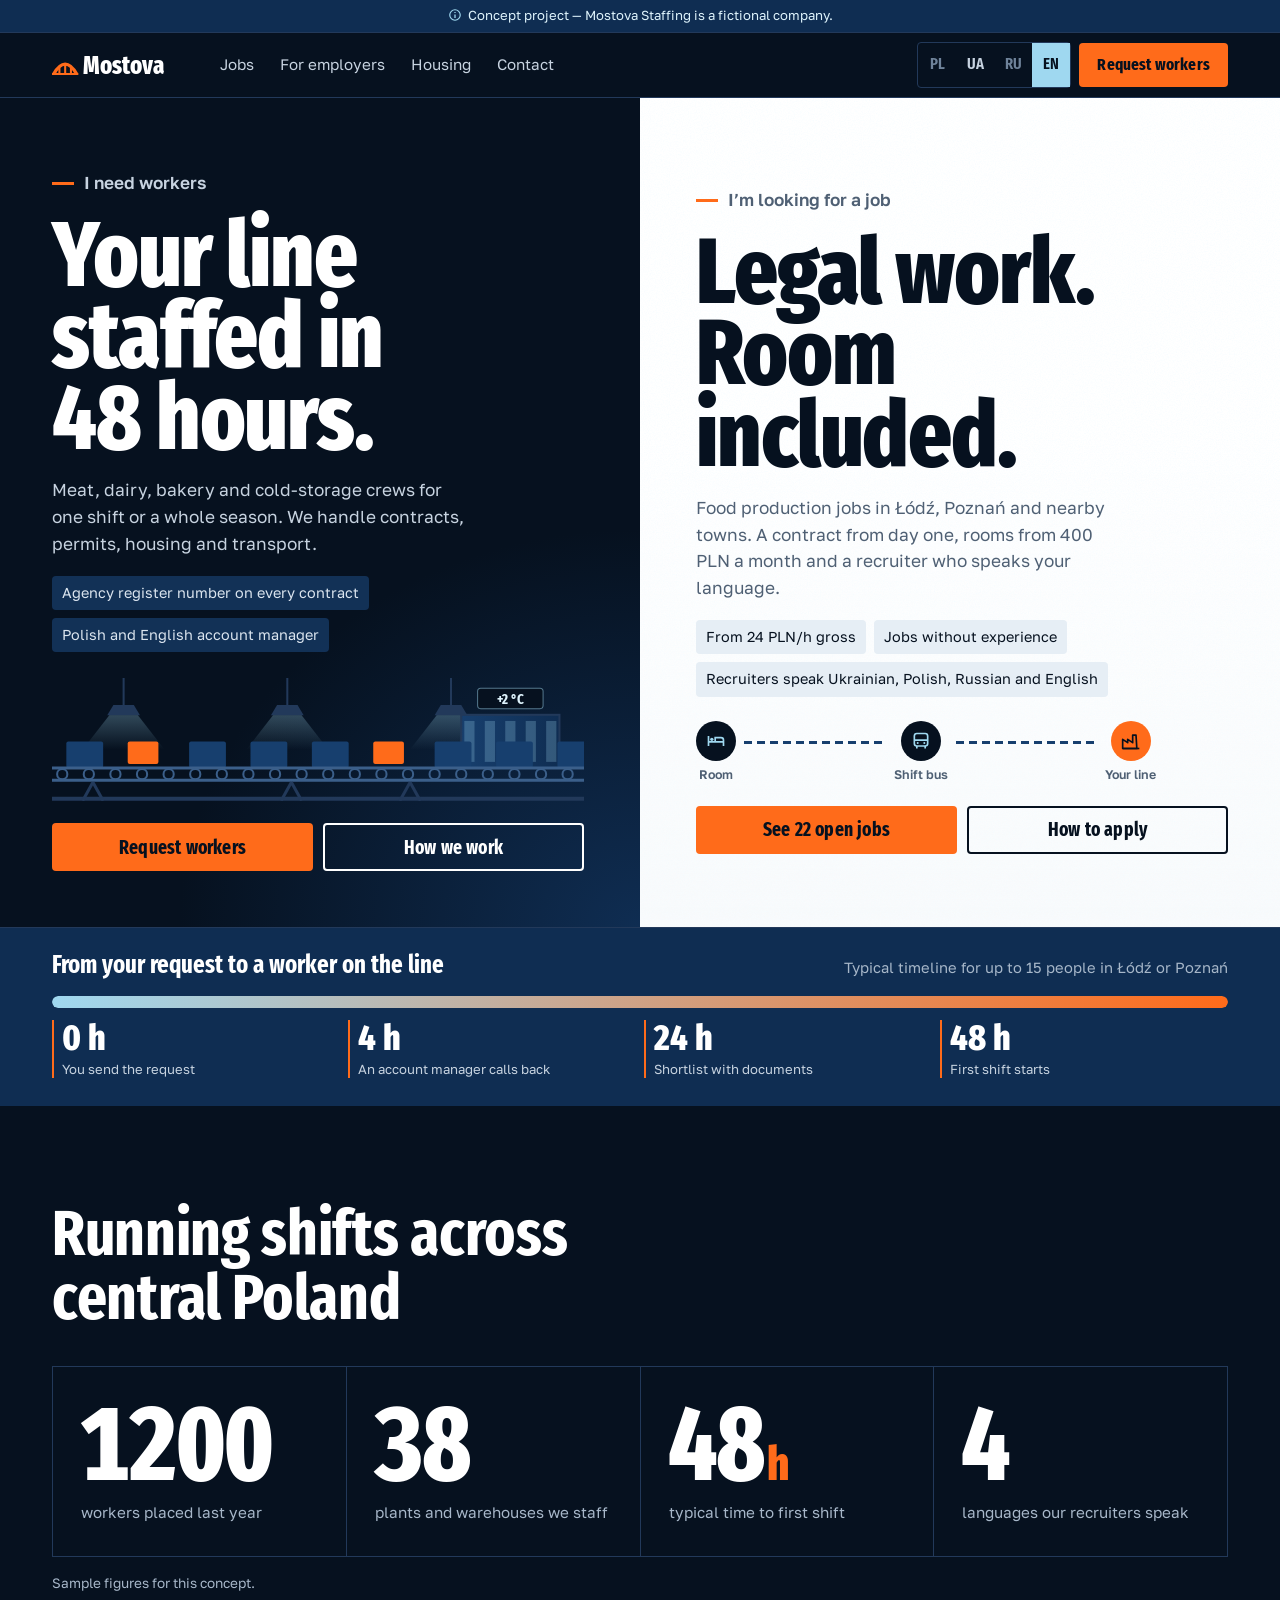
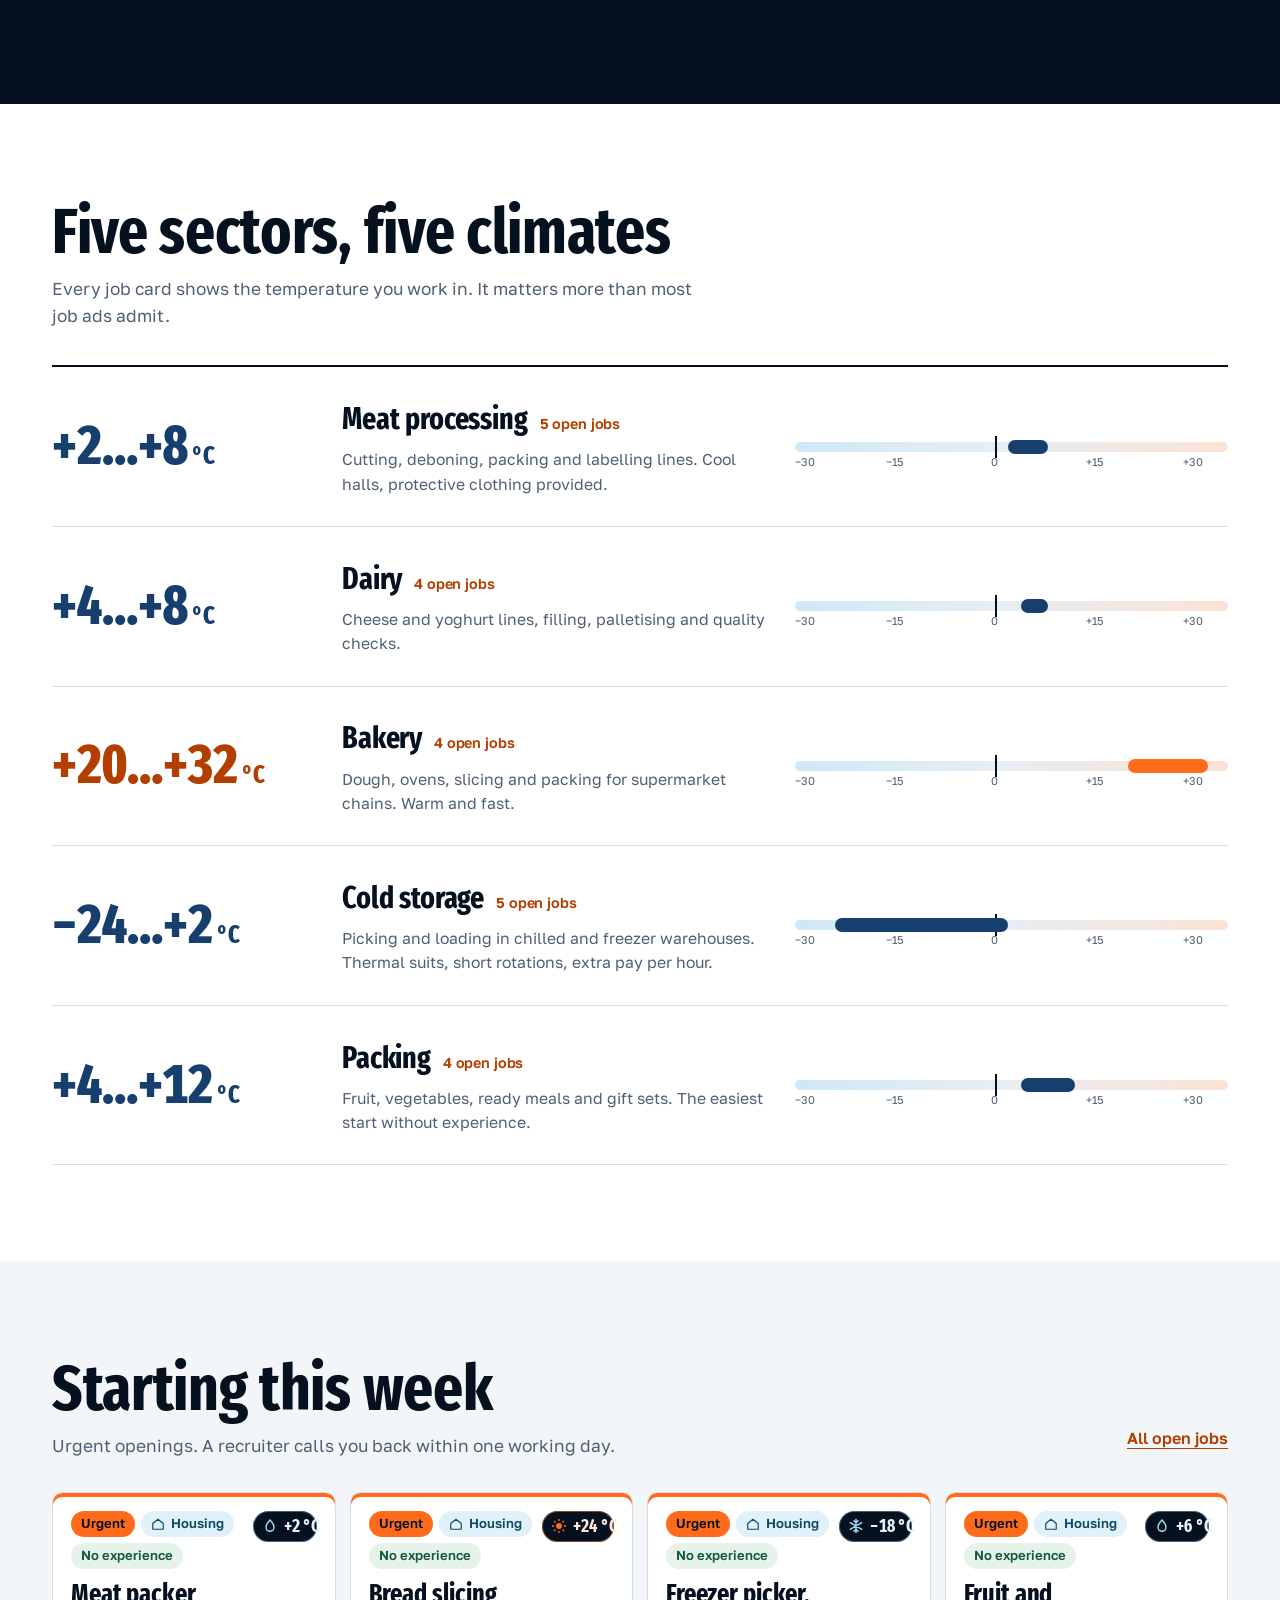
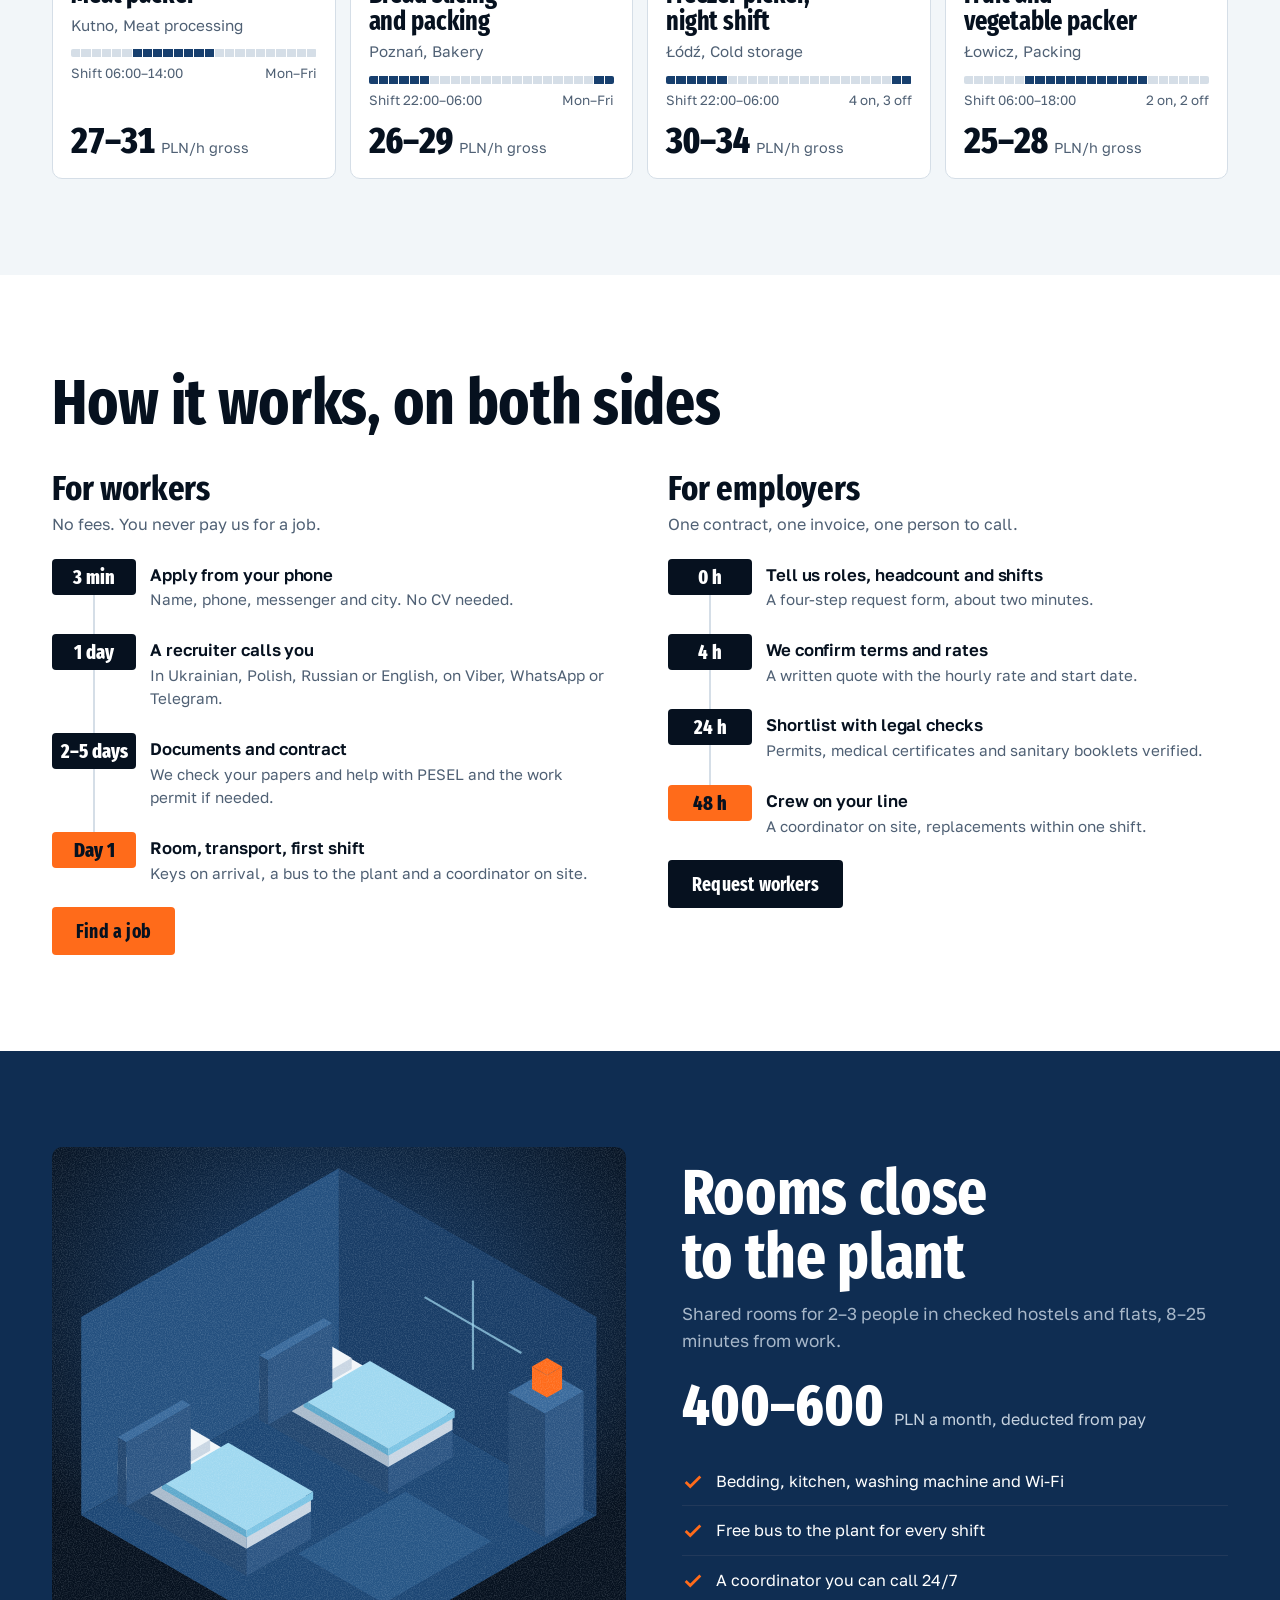
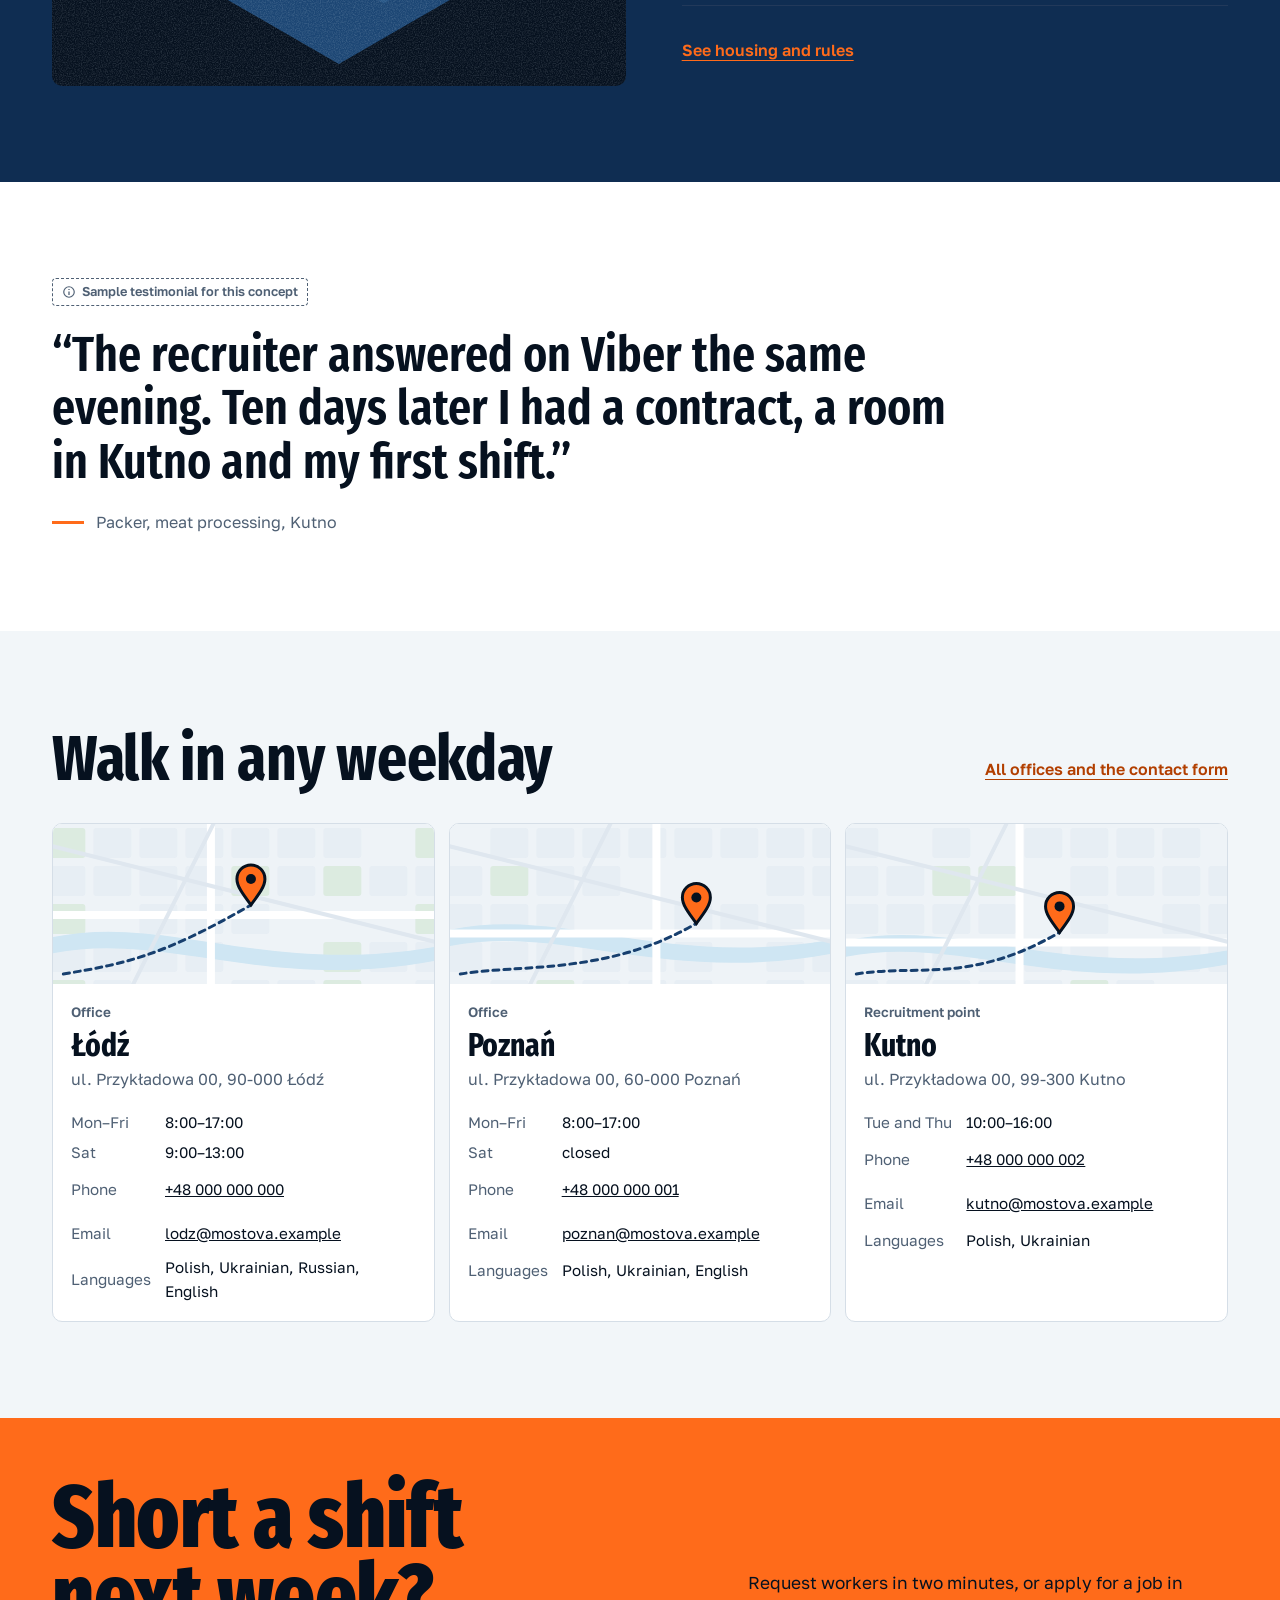
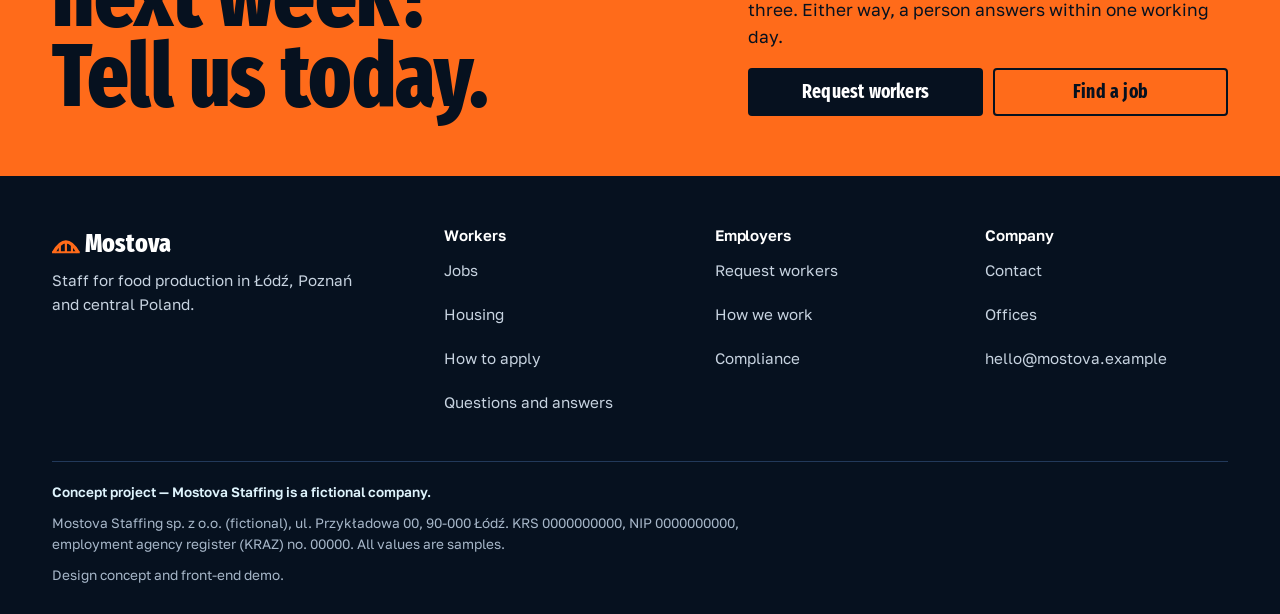
<file: index.html>
<!doctype html>
<html lang="en">
<head>
<meta charset="utf-8">
<meta name="viewport" content="width=device-width, initial-scale=1">
<title>Mostova Staffing — food production jobs and workers in Poland</title>
<meta name="description" content="Legal food production jobs with housing in Łódź, Poznań and nearby towns. Workers on the line within 48 hours. Concept project.">
<meta name="theme-color" content="#06111f">
<link rel="icon" href="assets/favicon.svg" type="image/svg+xml">
<link rel="canonical" href="https://stacklayer-studio.github.io/mostova-concept/">
<meta property="og:type" content="website">
<meta property="og:site_name" content="Mostova Staffing (concept)">
<meta property="og:title" content="Mostova Staffing — food production jobs and workers in Poland">
<meta property="og:description" content="Legal food production jobs with housing in Łódź, Poznań and nearby towns. Workers on the line within 48 hours. Concept project.">
<meta property="og:url" content="https://stacklayer-studio.github.io/mostova-concept/">
<meta property="og:image" content="https://stacklayer-studio.github.io/mostova-concept/og.png">
<meta property="og:image:width" content="1200">
<meta property="og:image:height" content="630">
<meta property="og:image:alt" content="Mostova Staffing concept: food production jobs with shift bars and temperature chips">
<meta property="og:locale" content="en_GB">
<meta property="og:locale:alternate" content="uk_UA">
<meta name="twitter:card" content="summary_large_image">
<link rel="preconnect" href="https://fonts.googleapis.com">
<link rel="preconnect" href="https://fonts.gstatic.com" crossorigin>
<link href="https://fonts.googleapis.com/css2?family=Fira+Sans+Extra+Condensed:wght@600;700;800&family=Golos+Text:wght@400;500;600;700&display=swap" rel="stylesheet">
<link rel="stylesheet" href="assets/styles.css">
<script>document.documentElement.classList.add("js");try{var l=localStorage.getItem("mostova.lang");if(l==="uk")document.documentElement.lang="uk"}catch(e){}</script>
<script src="assets/i18n.js" defer></script>
<script src="assets/data.js" defer></script>
<script src="assets/app.js" defer></script>
</head>
<body data-page="home" data-title="meta.home.t" data-desc="meta.home.d">
<a class="skip" href="#main" data-i18n="skip">Skip to content</a>
<p class="concept"><svg viewBox="0 0 24 24" aria-hidden="true"><circle cx="12" cy="12" r="9" fill="none" stroke="currentColor" stroke-width="2"/><path d="M12 11v6M12 7v1.5" stroke="currentColor" stroke-width="2.2"/></svg><span data-i18n="banner">Concept project — Mostova Staffing is a fictional company.</span></p>
<header class="site-header">
  <div class="wrap">
    <a class="brand" href="index.html" data-i18n-attr="aria-label:brand.home" aria-label="Mostova Staffing, home"><svg viewBox="0 0 150 34" aria-hidden="true"><path d="M2 28 Q16 4 30 28" fill="none" stroke="#ff6b1a" stroke-width="4"/><path d="M0 28h32M9 28v-8M16 28v-11M23 28v-8" stroke="#ff6b1a" stroke-width="2.5"/><text x="38" y="28" fill="#fff" font-family="Fira Sans Extra Condensed, Arial Narrow, sans-serif" font-weight="800" font-size="30">Mostova</text></svg></a>
    <nav class="nav" data-i18n-attr="aria-label:nav.main" aria-label="Main">
      <a href="jobs.html" data-i18n="nav.jobs">Jobs</a>
      <a href="employers.html" data-i18n="nav.employers">For employers</a>
      <a href="housing.html" data-i18n="nav.housing">Housing</a>
      <a href="contact.html" data-i18n="nav.contact">Contact</a>
    </nav>
    <div class="header-end">
      <div class="lang" role="group" data-i18n-attr="aria-label:lang.label" aria-label="Language">
        <button type="button" lang="pl" aria-disabled="true" data-i18n-attr="data-tip:lang.soon" data-tip="Coming soon">PL<span class="sr"> <span data-i18n="lang.soon">Coming soon</span></span></button>
        <button type="button" lang="uk" data-lang="uk" aria-pressed="false">UA<span class="sr"> Українська</span></button>
        <button type="button" lang="ru" aria-disabled="true" data-i18n-attr="data-tip:lang.soon" data-tip="Coming soon">RU<span class="sr"> <span data-i18n="lang.soon">Coming soon</span></span></button>
        <button type="button" lang="en" data-lang="en" aria-pressed="true">EN<span class="sr"> English</span></button>
      </div>
      <a class="btn btn-orange btn-sm header-cta" href="employers.html#request" data-i18n="nav.request">Request workers</a>
      <button class="menu-btn" type="button" aria-expanded="false" aria-controls="mobile-nav" data-i18n-attr="aria-label:nav.menu" aria-label="Menu">
        <svg width="22" height="22" viewBox="0 0 22 22" aria-hidden="true"><path class="l1" d="M3 6h16" stroke="currentColor" stroke-width="2"/><path class="l2" d="M3 11h16" stroke="currentColor" stroke-width="2"/><path class="l3" d="M3 16h16" stroke="currentColor" stroke-width="2"/></svg>
      </button>
    </div>
  </div>
  <nav class="mobile-nav" id="mobile-nav" data-i18n-attr="aria-label:nav.menu" aria-label="Menu"><div>
    <a href="index.html" data-i18n="nav.home" aria-current="page">Home</a>
    <a href="jobs.html" data-i18n="nav.jobs">Jobs</a>
      <a href="employers.html" data-i18n="nav.employers">For employers</a>
      <a href="housing.html" data-i18n="nav.housing">Housing</a>
      <a href="contact.html" data-i18n="nav.contact">Contact</a>
    <a class="btn btn-orange" href="employers.html#request" data-i18n="nav.request">Request workers</a>
  </div></nav>
</header>
<main id="main">

  <section class="hero" aria-labelledby="work-h">
    <div class="hero-grid">
      <div class="path path-work">
        <p data-i18n="home.work.who" class="who">I’m looking for a job</p>
        <h1 data-i18n="home.work.h" id="work-h">Legal work. Room included.</h1>
        <p data-i18n="home.work.p">Food production jobs in Łódź, Poznań and nearby towns. A contract from day one, rooms from 400 PLN a month and a recruiter who speaks your language.</p>
        <ul class="facts"><li data-i18n="home.work.f1">From 24 PLN/h gross</li><li data-i18n="home.work.f2">Jobs without experience</li><li data-i18n="home.work.f3">Recruiters speak Ukrainian, Polish, Russian and English</li></ul>
        <div class="route" role="img" data-i18n-attr="aria-label:home.route.aria" aria-label="From your room to the line: a free shift bus, 8 to 25 minutes.">
          <div class="stop"><span><svg viewBox="0 0 24 24" aria-hidden="true"><path d="M3 18V6M3 13h18v5M21 13v-2a3 3 0 00-3-3h-7v5" fill="none" stroke="currentColor" stroke-width="2"/><circle cx="7" cy="10" r="2" fill="currentColor"/></svg></span><span data-i18n="home.route.room">Room</span></div><i class="seg"></i>
          <div class="stop"><span><svg viewBox="0 0 24 24" aria-hidden="true"><rect x="4" y="3" width="16" height="15" rx="3" fill="none" stroke="currentColor" stroke-width="2"/><path d="M4 11h16M7 21v-3M17 21v-3" stroke="currentColor" stroke-width="2"/><circle cx="8" cy="14.5" r="1.2" fill="currentColor"/><circle cx="16" cy="14.5" r="1.2" fill="currentColor"/></svg></span><span data-i18n="home.route.bus">Shift bus</span></div><i class="seg"></i>
          <div class="stop"><span><svg viewBox="0 0 24 24" aria-hidden="true"><path d="M2 21V10l6 4V10l6 4V5h4l1 16z" fill="none" stroke="currentColor" stroke-width="2" stroke-linejoin="round"/><path d="M2 21h20" stroke="currentColor" stroke-width="2"/></svg></span><span data-i18n="home.route.line">Your line</span></div>
        </div>
        <div class="ctas">
          <a class="btn btn-orange" href="jobs.html" id="heroJobs">See 22 open jobs</a>
          <a class="btn btn-ghost" href="#how" data-i18n="home.work.cta2">How to apply</a>
        </div>
      </div>
      <div class="path path-hire on-dark">
        <p data-i18n="home.hire.who" class="who">I need workers</p>
        <h2 data-i18n="home.hire.h">Your line staffed in 48 hours.</h2>
        <p data-i18n="home.hire.p">Meat, dairy, bakery and cold-storage crews for one shift or a whole season. We handle contracts, permits, housing and transport.</p>
        <ul class="facts"><li data-i18n="home.hire.f1">Agency register number on every contract</li><li data-i18n="home.hire.f2">Polish and English account manager</li></ul>
        <svg class="line-art" viewBox="0 0 520 120" aria-hidden="true" preserveAspectRatio="xMidYMax slice">
  <defs><linearGradient id="beamh" x1="0" y1="0" x2="0" y2="1"><stop offset="0" stop-color="#9fd8f0" stop-opacity=".55"/><stop offset="1" stop-color="#9fd8f0" stop-opacity="0"/></linearGradient>
  <linearGradient id="doorh" x1="0" y1="0" x2="1" y2="0"><stop offset="0" stop-color="#173f6e"/><stop offset="1" stop-color="#0f2d52"/></linearGradient></defs>
  <path d="M70 0v26.4" stroke="#22395a" stroke-width="2"/><path d="M54 36.4h32l-6-10h-20z" fill="#22395a"/><path d="M56 36.4L30 70h80L84 36.4z" fill="url(#beamh)" opacity=".5"/><path d="M230 0v26.4" stroke="#22395a" stroke-width="2"/><path d="M214 36.4h32l-6-10h-20z" fill="#22395a"/><path d="M216 36.4L190 70h80L244 36.4z" fill="url(#beamh)" opacity=".5"/><path d="M390 0v26.4" stroke="#22395a" stroke-width="2"/><path d="M374 36.4h32l-6-10h-20z" fill="#22395a"/><path d="M376 36.4L350 70h80L404 36.4z" fill="url(#beamh)" opacity=".5"/>
  <rect x="400" y="36" width="96" height="52" fill="url(#doorh)" stroke="#22395a" stroke-width="2"/>
  <path d="M408 42v40" stroke="#9fd8f0" stroke-opacity=".25" stroke-width="10"/><path d="M428 42v40" stroke="#9fd8f0" stroke-opacity=".25" stroke-width="10"/><path d="M448 42v40" stroke="#9fd8f0" stroke-opacity=".25" stroke-width="10"/><path d="M468 42v40" stroke="#9fd8f0" stroke-opacity=".25" stroke-width="10"/><path d="M488 42v40" stroke="#9fd8f0" stroke-opacity=".25" stroke-width="10"/>
  <rect x="416" y="10" width="64" height="20" rx="3" fill="#06111f" stroke="#9fd8f0" stroke-opacity=".5"/>
  <text x="448" y="25" text-anchor="middle" font-family="Fira Sans Extra Condensed, Arial Narrow, sans-serif" font-weight="700" font-size="14" fill="#def3fc">+2 °C</text>
  <g class="move"><rect class="crate" x="-46" y="62" width="36" height="26" rx="2"/><rect class="crate" x="14" y="62" width="36" height="26" rx="2"/><rect class="crate-hot" x="74" y="62" width="30" height="22" rx="2"/><rect class="crate" x="134" y="62" width="36" height="26" rx="2"/><rect class="crate" x="194" y="62" width="36" height="26" rx="2"/><rect class="crate" x="254" y="62" width="36" height="26" rx="2"/><rect class="crate-hot" x="314" y="62" width="30" height="22" rx="2"/><rect class="crate" x="374" y="62" width="36" height="26" rx="2"/><rect class="crate" x="434" y="62" width="36" height="26" rx="2"/><rect class="crate" x="494" y="62" width="36" height="26" rx="2"/><rect class="crate-hot" x="554" y="62" width="30" height="22" rx="2"/></g>
  <path class="belt" d="M0 88H520M0 100H520" stroke-width="3"/>
  <circle cx="10" cy="94" r="5" fill="none" stroke="#3b5f8a" stroke-width="2"/><circle cx="36" cy="94" r="5" fill="none" stroke="#3b5f8a" stroke-width="2"/><circle cx="62" cy="94" r="5" fill="none" stroke="#3b5f8a" stroke-width="2"/><circle cx="88" cy="94" r="5" fill="none" stroke="#3b5f8a" stroke-width="2"/><circle cx="114" cy="94" r="5" fill="none" stroke="#3b5f8a" stroke-width="2"/><circle cx="140" cy="94" r="5" fill="none" stroke="#3b5f8a" stroke-width="2"/><circle cx="166" cy="94" r="5" fill="none" stroke="#3b5f8a" stroke-width="2"/><circle cx="192" cy="94" r="5" fill="none" stroke="#3b5f8a" stroke-width="2"/><circle cx="218" cy="94" r="5" fill="none" stroke="#3b5f8a" stroke-width="2"/><circle cx="244" cy="94" r="5" fill="none" stroke="#3b5f8a" stroke-width="2"/><circle cx="270" cy="94" r="5" fill="none" stroke="#3b5f8a" stroke-width="2"/><circle cx="296" cy="94" r="5" fill="none" stroke="#3b5f8a" stroke-width="2"/><circle cx="322" cy="94" r="5" fill="none" stroke="#3b5f8a" stroke-width="2"/><circle cx="348" cy="94" r="5" fill="none" stroke="#3b5f8a" stroke-width="2"/><circle cx="374" cy="94" r="5" fill="none" stroke="#3b5f8a" stroke-width="2"/><circle cx="400" cy="94" r="5" fill="none" stroke="#3b5f8a" stroke-width="2"/><circle cx="426" cy="94" r="5" fill="none" stroke="#3b5f8a" stroke-width="2"/><circle cx="452" cy="94" r="5" fill="none" stroke="#3b5f8a" stroke-width="2"/><circle cx="478" cy="94" r="5" fill="none" stroke="#3b5f8a" stroke-width="2"/><circle cx="504" cy="94" r="5" fill="none" stroke="#3b5f8a" stroke-width="2"/>
  <path d="M0 118H520" stroke="#22395a" stroke-width="4"/>
  <path d="M40 102l-10 18M40 102l10 18" stroke="#22395a" stroke-width="3"/><path d="M234 102l-10 18M234 102l10 18" stroke="#22395a" stroke-width="3"/><path d="M350 102l-10 18M350 102l10 18" stroke="#22395a" stroke-width="3"/>
</svg>
        <div class="ctas">
          <a class="btn btn-orange" href="employers.html#request" data-i18n="home.hire.cta">Request workers</a>
          <a class="btn btn-ghost" href="employers.html#process" data-i18n="home.hire.cta2">How we work</a>
        </div>
      </div>
    </div>
    <div class="board" role="group" data-i18n-attr="aria-label:board.aria" aria-label="Timeline from request to first shift">
      <div class="wrap">
        <div class="board-top"><strong data-i18n="board.h">From your request to a worker on the line</strong><span data-i18n="board.sub">Typical timeline for up to 15 people in Łódź or Poznań</span></div>
        <div class="track" aria-hidden="true"><i></i></div>
        <ol class="marks">
          <li><b data-i18n="board.0">0 h</b><span data-i18n="board.0p">You send the request</span></li>
          <li><b data-i18n="board.1">4 h</b><span data-i18n="board.1p">An account manager calls back</span></li>
          <li><b data-i18n="board.2">24 h</b><span data-i18n="board.2p">Shortlist with documents</span></li>
          <li><b data-i18n="board.3">48 h</b><span data-i18n="board.3p">First shift starts</span></li>
        </ol>
      </div>
    </div>
  </section>

  <section class="sec on-dark" aria-labelledby="numbers-h">
    <div class="wrap">
      <div class="sec-head"><h2 data-i18n="home.num.h" id="numbers-h">Running shifts across central Poland</h2></div>
      <ul class="numbers" data-reveal>
        <li><b data-count="1200">1200</b><span data-i18n="home.num.1">workers placed last year</span></li>
        <li><b data-count="38">38</b><span data-i18n="home.num.2">plants and warehouses we staff</span></li>
        <li><b><em data-count="48">48</em><small data-i18n="u.h">h</small></b><span data-i18n="home.num.3">typical time to first shift</span></li>
        <li><b data-count="4">4</b><span data-i18n="home.num.4">languages our recruiters speak</span></li>
      </ul>
      <p data-i18n="home.num.note" class="note">Sample figures for this concept.</p>
    </div>
  </section>

  <section class="sec" aria-labelledby="sectors-h">
    <div class="wrap">
      <div class="sec-head"><h2 data-i18n="home.sec.h" id="sectors-h">Five sectors, five climates</h2><p data-i18n="home.sec.p">Every job card shows the temperature you work in. It matters more than most job ads admit.</p></div>
      <ul class="sectors">
        <li class="sector" data-reveal>
          <span class="temp">+2…+8<small style="font-size:.45em"> °C</small></span>
          <div><h3><a href="jobs.html?sector=meat" data-sector-name="meat">Meat processing</a><span class="count" data-sector-count="meat"></span></h3><p data-i18n="sec.meat.p">Cutting, deboning, packing and labelling lines. Cool halls, protective clothing provided.</p></div>
          <div class="thermo" role="img" aria-label="+2 … +8 °C">
            <span class="scale"></span><span class="zero" style="left:46.15384615384615%"></span>
            <span class="band" style="left:49.23076923076923%;width:9.230769230769234%"></span>
            <span class="tick first" style="left:0%" aria-hidden="true">−30</span><span class="tick" style="left:23.076923076923077%" aria-hidden="true">−15</span><span class="tick" style="left:46.15384615384615%" aria-hidden="true">0</span><span class="tick" style="left:69.23076923076923%" aria-hidden="true">+15</span><span class="tick last" style="left:92.3076923076923%" aria-hidden="true">+30</span>
          </div>
        </li>
        <li class="sector" data-reveal>
          <span class="temp">+4…+8<small style="font-size:.45em"> °C</small></span>
          <div><h3><a href="jobs.html?sector=dairy" data-sector-name="dairy">Dairy</a><span class="count" data-sector-count="dairy"></span></h3><p data-i18n="sec.dairy.p">Cheese and yoghurt lines, filling, palletising and quality checks.</p></div>
          <div class="thermo" role="img" aria-label="+4 … +8 °C">
            <span class="scale"></span><span class="zero" style="left:46.15384615384615%"></span>
            <span class="band" style="left:52.307692307692314%;width:6.153846153846153%"></span>
            <span class="tick first" style="left:0%" aria-hidden="true">−30</span><span class="tick" style="left:23.076923076923077%" aria-hidden="true">−15</span><span class="tick" style="left:46.15384615384615%" aria-hidden="true">0</span><span class="tick" style="left:69.23076923076923%" aria-hidden="true">+15</span><span class="tick last" style="left:92.3076923076923%" aria-hidden="true">+30</span>
          </div>
        </li>
        <li class="sector" data-reveal>
          <span class="temp warm">+20…+32<small style="font-size:.45em"> °C</small></span>
          <div><h3><a href="jobs.html?sector=bakery" data-sector-name="bakery">Bakery</a><span class="count" data-sector-count="bakery"></span></h3><p data-i18n="sec.bakery.p">Dough, ovens, slicing and packing for supermarket chains. Warm and fast.</p></div>
          <div class="thermo" role="img" aria-label="+20 … +32 °C">
            <span class="scale"></span><span class="zero" style="left:46.15384615384615%"></span>
            <span class="band warm" style="left:76.92307692307693%;width:18.461538461538453%"></span>
            <span class="tick first" style="left:0%" aria-hidden="true">−30</span><span class="tick" style="left:23.076923076923077%" aria-hidden="true">−15</span><span class="tick" style="left:46.15384615384615%" aria-hidden="true">0</span><span class="tick" style="left:69.23076923076923%" aria-hidden="true">+15</span><span class="tick last" style="left:92.3076923076923%" aria-hidden="true">+30</span>
          </div>
        </li>
        <li class="sector" data-reveal>
          <span class="temp">−24…+2<small style="font-size:.45em"> °C</small></span>
          <div><h3><a href="jobs.html?sector=cold" data-sector-name="cold">Cold storage</a><span class="count" data-sector-count="cold"></span></h3><p data-i18n="sec.cold.p">Picking and loading in chilled and freezer warehouses. Thermal suits, short rotations, extra pay per hour.</p></div>
          <div class="thermo" role="img" aria-label="−24 … +2 °C">
            <span class="scale"></span><span class="zero" style="left:46.15384615384615%"></span>
            <span class="band" style="left:9.230769230769232%;width:40%"></span>
            <span class="tick first" style="left:0%" aria-hidden="true">−30</span><span class="tick" style="left:23.076923076923077%" aria-hidden="true">−15</span><span class="tick" style="left:46.15384615384615%" aria-hidden="true">0</span><span class="tick" style="left:69.23076923076923%" aria-hidden="true">+15</span><span class="tick last" style="left:92.3076923076923%" aria-hidden="true">+30</span>
          </div>
        </li>
        <li class="sector" data-reveal>
          <span class="temp">+4…+12<small style="font-size:.45em"> °C</small></span>
          <div><h3><a href="jobs.html?sector=packing" data-sector-name="packing">Packing</a><span class="count" data-sector-count="packing"></span></h3><p data-i18n="sec.packing.p">Fruit, vegetables, ready meals and gift sets. The easiest start without experience.</p></div>
          <div class="thermo" role="img" aria-label="+4 … +12 °C">
            <span class="scale"></span><span class="zero" style="left:46.15384615384615%"></span>
            <span class="band" style="left:52.307692307692314%;width:12.3076923076923%"></span>
            <span class="tick first" style="left:0%" aria-hidden="true">−30</span><span class="tick" style="left:23.076923076923077%" aria-hidden="true">−15</span><span class="tick" style="left:46.15384615384615%" aria-hidden="true">0</span><span class="tick" style="left:69.23076923076923%" aria-hidden="true">+15</span><span class="tick last" style="left:92.3076923076923%" aria-hidden="true">+30</span>
          </div>
        </li>
      </ul>
    </div>
  </section>

  <section class="sec frost" aria-labelledby="urgent-h">
    <div class="wrap">
      <div class="sec-head-row">
        <div class="sec-head"><h2 data-i18n="home.urg.h" id="urgent-h">Starting this week</h2><p data-i18n="home.urg.p">Urgent openings. A recruiter calls you back within one working day.</p></div>
        <a class="link-more" href="jobs.html" data-i18n="home.urg.all">All open jobs</a>
      </div>
      <div class="jobs-grid four" id="urgentJobs"></div>
    </div>
  </section>

  <section class="sec" id="how" aria-labelledby="how-h">
    <div class="wrap">
      <div class="sec-head"><h2 data-i18n="home.how.h" id="how-h">How it works, on both sides</h2></div>
      <div class="tracks">
        <div class="track-col" data-reveal><h3 data-i18n="home.how.w">For workers</h3><p data-i18n="home.how.wp">No fees. You never pay us for a job.</p><ol class="steps">
<li><span class="t" data-i18n="home.how.w1t">3 min</span><div><h4 data-i18n="home.how.w1">Apply from your phone</h4><p data-i18n="home.how.w1p">Name, phone, messenger and city. No CV needed.</p></div></li>
<li><span class="t" data-i18n="home.how.w2t">1 day</span><div><h4 data-i18n="home.how.w2">A recruiter calls you</h4><p data-i18n="home.how.w2p">In Ukrainian, Polish, Russian or English, on Viber, WhatsApp or Telegram.</p></div></li>
<li><span class="t" data-i18n="home.how.w3t">2–5 days</span><div><h4 data-i18n="home.how.w3">Documents and contract</h4><p data-i18n="home.how.w3p">We check your papers and help with PESEL and the work permit if needed.</p></div></li>
<li><span class="t" data-i18n="home.how.w4t">Day 1</span><div><h4 data-i18n="home.how.w4">Room, transport, first shift</h4><p data-i18n="home.how.w4p">Keys on arrival, a bus to the plant and a coordinator on site.</p></div></li>
</ol>
          <a class="btn btn-orange" href="jobs.html" data-i18n="home.final.find">Find a job</a></div>
        <div class="track-col" data-reveal><h3 data-i18n="home.how.e">For employers</h3><p data-i18n="home.how.ep">One contract, one invoice, one person to call.</p><ol class="steps">
<li><span class="t">0 h</span><div><h4 data-i18n="home.how.e1">Tell us roles, headcount and shifts</h4><p data-i18n="home.how.e1p">A four-step request form, about two minutes.</p></div></li>
<li><span class="t">4 h</span><div><h4 data-i18n="home.how.e2">We confirm terms and rates</h4><p data-i18n="home.how.e2p">A written quote with the hourly rate and start date.</p></div></li>
<li><span class="t">24 h</span><div><h4 data-i18n="home.how.e3">Shortlist with legal checks</h4><p data-i18n="home.how.e3p">Permits, medical certificates and sanitary booklets verified.</p></div></li>
<li><span class="t">48 h</span><div><h4 data-i18n="home.how.e4">Crew on your line</h4><p data-i18n="home.how.e4p">A coordinator on site, replacements within one shift.</p></div></li>
</ol>
          <a class="btn btn-ink" href="employers.html#request" data-i18n="home.hire.cta">Request workers</a></div>
      </div>
    </div>
  </section>

  <section class="sec navy on-dark" id="housing" aria-labelledby="housing-h">
    <div class="wrap housing">
      <div class="iso-wrap" data-iso="2" data-iso-label="home.house.aria"></div>
      <div>
        <div class="sec-head" style="margin-bottom:0"><h2 data-i18n="home.house.h" id="housing-h">Rooms close to the plant</h2><p data-i18n="home.house.p">Shared rooms for 2–3 people in checked hostels and flats, 8–25 minutes from work.</p></div>
        <p class="price-tag"><b>400–600</b><span data-i18n="home.house.price">PLN a month, deducted from pay</span></p>
        <ul class="checks">
          <li><svg viewBox="0 0 24 24" aria-hidden="true"><path d="M4 12l5 5L20 6" fill="none" stroke="currentColor" stroke-width="3"/></svg><span data-i18n="home.house.c1">Bedding, kitchen, washing machine and Wi-Fi</span></li>
          <li><svg viewBox="0 0 24 24" aria-hidden="true"><path d="M4 12l5 5L20 6" fill="none" stroke="currentColor" stroke-width="3"/></svg><span data-i18n="home.house.c2">Free bus to the plant for every shift</span></li>
          <li><svg viewBox="0 0 24 24" aria-hidden="true"><path d="M4 12l5 5L20 6" fill="none" stroke="currentColor" stroke-width="3"/></svg><span data-i18n="home.house.c3">A coordinator you can call 24/7</span></li>
        </ul>
        <p style="margin:22px 0 0"><a class="link-more" href="housing.html" data-i18n="home.house.more">See housing and rules</a></p>
      </div>
    </div>
  </section>

  <section class="sec" aria-labelledby="quote-h">
    <div class="wrap">
      <h2 data-i18n="home.q.h" id="quote-h" class="sr">What workers say</h2>
      <figure class="quote" data-reveal>
        <span class="sample"><svg width="14" height="14" viewBox="0 0 24 24" aria-hidden="true"><circle cx="12" cy="12" r="9" fill="none" stroke="currentColor" stroke-width="2"/><path d="M12 11v6M12 7v1.5" stroke="currentColor" stroke-width="2.2"/></svg><span data-i18n="home.q.sample">Sample testimonial for this concept</span></span>
        <blockquote data-i18n="home.q.text">“The recruiter answered on Viber the same evening. Ten days later I had a contract, a room in Kutno and my first shift.”</blockquote>
        <figcaption data-i18n="home.q.by">Packer, meat processing, Kutno</figcaption>
      </figure>
    </div>
  </section>

  <section class="sec frost" id="offices" aria-labelledby="offices-h">
    <div class="wrap">
      <div class="sec-head-row">
        <div class="sec-head"><h2 data-i18n="home.off.h" id="offices-h">Walk in any weekday</h2></div>
        <a class="link-more" href="contact.html" data-i18n="home.off.more">All offices and the contact form</a>
      </div>
      <div class="offices" id="officeList"></div>
    </div>
  </section>

  <section class="final" aria-labelledby="final-h">
    <div class="wrap">
      <h2 data-i18n="home.final.h" id="final-h">Short a shift next week? Tell us today.</h2>
      <div>
        <p data-i18n="home.final.p">Request workers in two minutes, or apply for a job in three. Either way, a person answers within one working day.</p>
        <div class="ctas">
          <a class="btn btn-ink" href="employers.html#request" data-i18n="home.hire.cta">Request workers</a>
          <a class="btn btn-ghost" href="jobs.html" data-i18n="home.final.find">Find a job</a>
        </div>
      </div>
    </div>
  </section>
</main>
<footer class="site-footer">
  <div class="wrap">
    <div class="foot-grid">
      <div>
        <svg viewBox="0 0 150 34" width="130" aria-hidden="true"><path d="M2 28 Q16 4 30 28" fill="none" stroke="#ff6b1a" stroke-width="4"/><path d="M0 28h32M9 28v-8M16 28v-11M23 28v-8" stroke="#ff6b1a" stroke-width="2.5"/><text x="38" y="28" fill="#fff" font-family="Fira Sans Extra Condensed, Arial Narrow, sans-serif" font-weight="800" font-size="30">Mostova</text></svg>
        <p style="margin-top:12px;max-width:34ch" data-i18n="foot.tag">Staff for food production in Łódź, Poznań and central Poland.</p>
      </div>
      <div><h3 data-i18n="foot.workers">Workers</h3><ul><li><a href="jobs.html" data-i18n="nav.jobs">Jobs</a></li><li><a href="housing.html" data-i18n="nav.housing">Housing</a></li><li><a href="index.html#how" data-i18n="foot.apply">How to apply</a></li><li><a href="contact.html#faq" data-i18n="foot.faq">Questions and answers</a></li></ul></div>
      <div><h3 data-i18n="foot.employers">Employers</h3><ul><li><a href="employers.html#request" data-i18n="nav.request">Request workers</a></li><li><a href="employers.html#process" data-i18n="foot.process">How we work</a></li><li><a href="employers.html#compliance" data-i18n="foot.compliance">Compliance</a></li></ul></div>
      <div><h3 data-i18n="foot.company">Company</h3><ul><li><a href="contact.html" data-i18n="nav.contact">Contact</a></li><li><a href="contact.html#offices" data-i18n="foot.offices">Offices</a></li><li><a href="mailto:hello@mostova.example">hello@mostova.example</a></li></ul></div>
    </div>
    <div class="foot-legal">
      <p class="foot-concept" data-i18n="banner">Concept project — Mostova Staffing is a fictional company.</p>
      <p data-i18n="foot.legal">Mostova Staffing sp. z o.o. (fictional), ul. Przykładowa 00, 90-000 Łódź. KRS 0000000000, NIP 0000000000, employment agency register (KRAZ) no. 00000. All values are samples.</p>
      <p data-i18n="foot.made">Design concept and front-end demo.</p>
    </div>
  </div>
</footer>
</body>
</html>
</file>
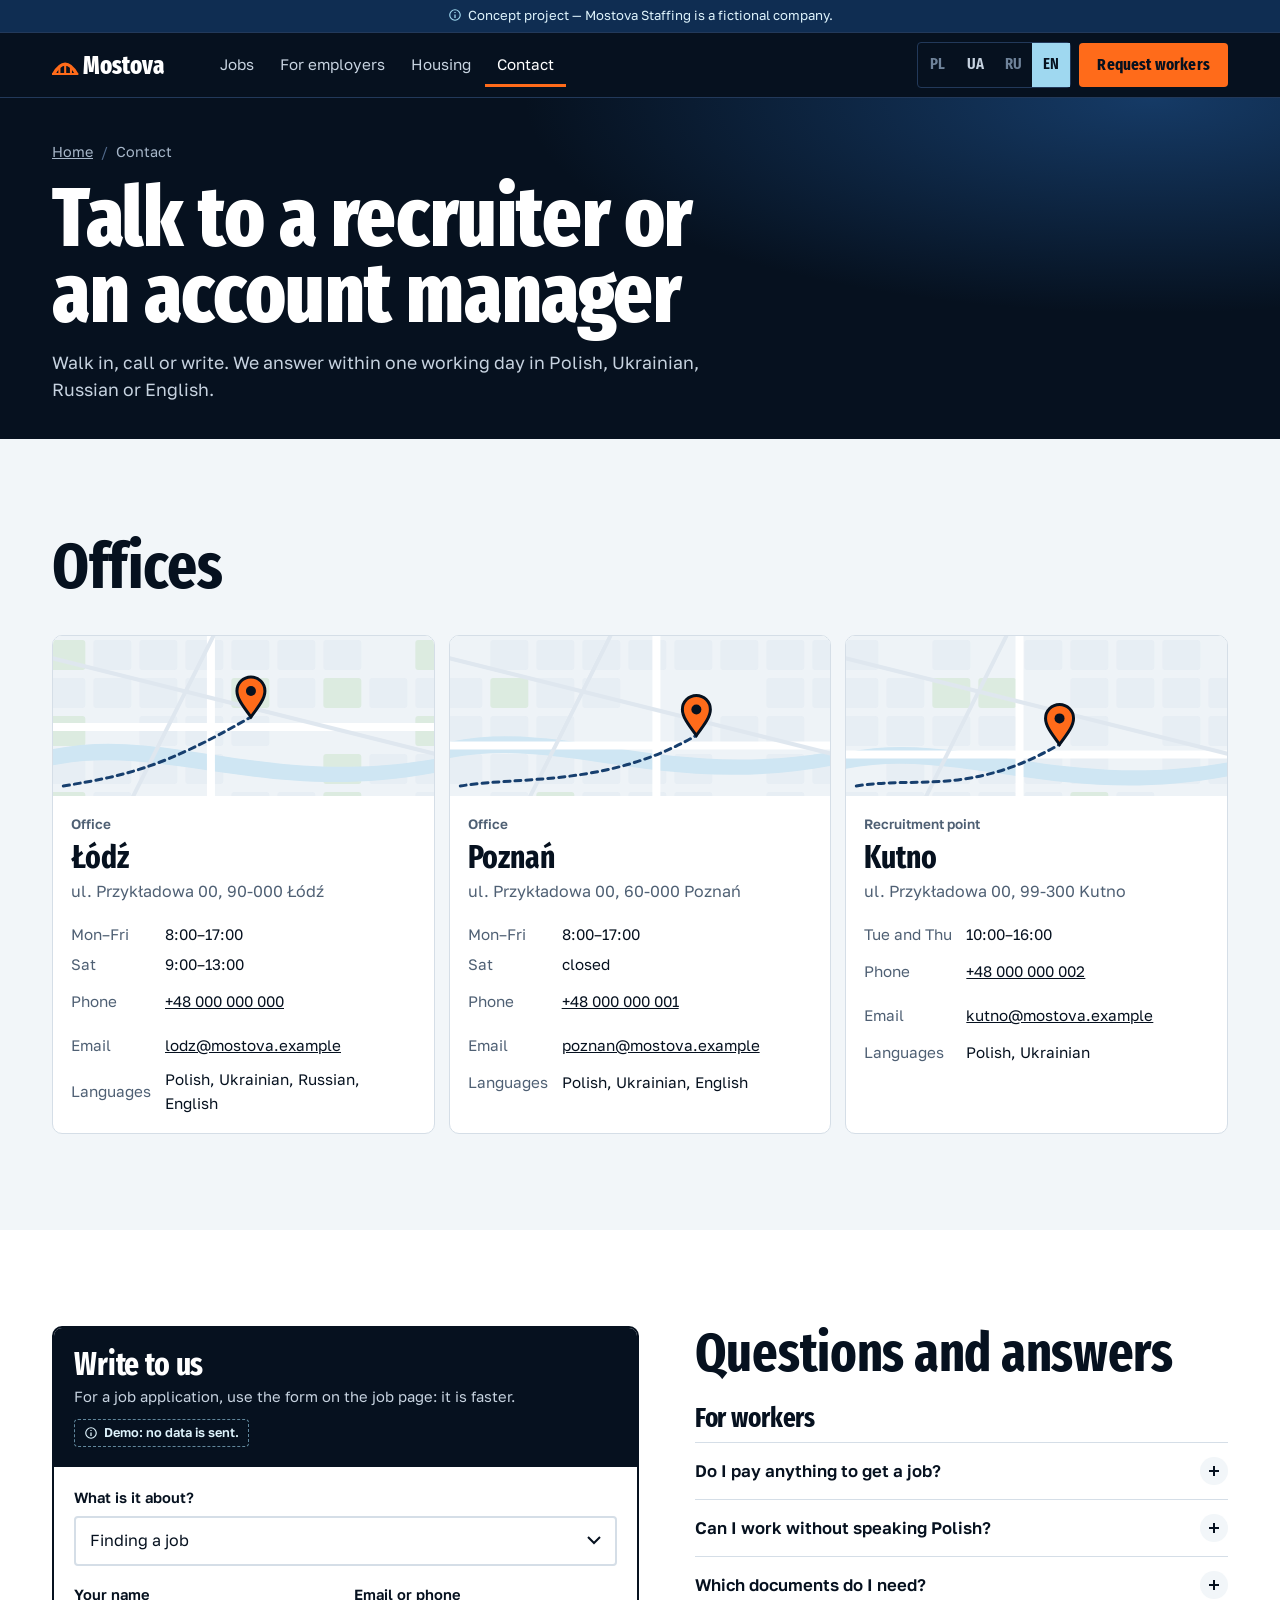
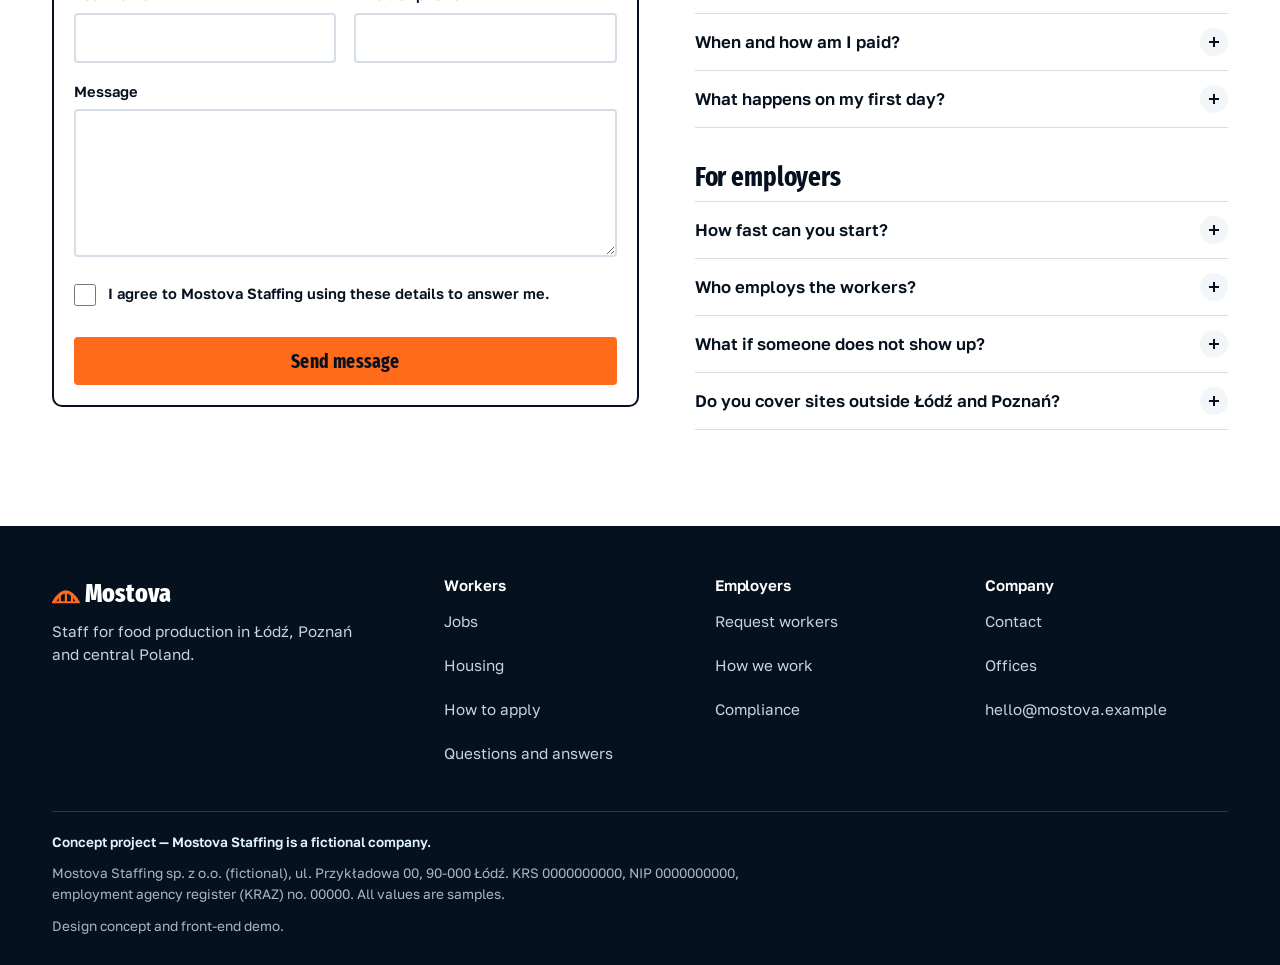
<file: contact.html>
<!doctype html>
<html lang="en">
<head>
<meta charset="utf-8">
<meta name="viewport" content="width=device-width, initial-scale=1">
<title>Contact and offices — Mostova Staffing</title>
<meta name="description" content="Offices in Łódź and Poznań, a recruitment point in Kutno, a contact form and answers to common questions. Concept project.">
<meta name="theme-color" content="#06111f">
<link rel="icon" href="assets/favicon.svg" type="image/svg+xml">
<link rel="canonical" href="https://stacklayer-studio.github.io/mostova-concept/contact.html">
<meta property="og:type" content="website">
<meta property="og:site_name" content="Mostova Staffing (concept)">
<meta property="og:title" content="Contact and offices — Mostova Staffing">
<meta property="og:description" content="Offices in Łódź and Poznań, a recruitment point in Kutno, a contact form and answers to common questions. Concept project.">
<meta property="og:url" content="https://stacklayer-studio.github.io/mostova-concept/contact.html">
<meta property="og:image" content="https://stacklayer-studio.github.io/mostova-concept/og.png">
<meta property="og:image:width" content="1200">
<meta property="og:image:height" content="630">
<meta property="og:image:alt" content="Mostova Staffing concept: food production jobs with shift bars and temperature chips">
<meta property="og:locale" content="en_GB">
<meta property="og:locale:alternate" content="uk_UA">
<meta name="twitter:card" content="summary_large_image">
<link rel="preconnect" href="https://fonts.googleapis.com">
<link rel="preconnect" href="https://fonts.gstatic.com" crossorigin>
<link href="https://fonts.googleapis.com/css2?family=Fira+Sans+Extra+Condensed:wght@600;700;800&family=Golos+Text:wght@400;500;600;700&display=swap" rel="stylesheet">
<link rel="stylesheet" href="assets/styles.css">
<script>document.documentElement.classList.add("js");try{var l=localStorage.getItem("mostova.lang");if(l==="uk")document.documentElement.lang="uk"}catch(e){}</script>
<script src="assets/i18n.js" defer></script>
<script src="assets/data.js" defer></script>
<script src="assets/app.js" defer></script>
</head>
<body data-page="contact" data-title="meta.contact.t" data-desc="meta.contact.d">
<a class="skip" href="#main" data-i18n="skip">Skip to content</a>
<p class="concept"><svg viewBox="0 0 24 24" aria-hidden="true"><circle cx="12" cy="12" r="9" fill="none" stroke="currentColor" stroke-width="2"/><path d="M12 11v6M12 7v1.5" stroke="currentColor" stroke-width="2.2"/></svg><span data-i18n="banner">Concept project — Mostova Staffing is a fictional company.</span></p>
<header class="site-header">
  <div class="wrap">
    <a class="brand" href="index.html" data-i18n-attr="aria-label:brand.home" aria-label="Mostova Staffing, home"><svg viewBox="0 0 150 34" aria-hidden="true"><path d="M2 28 Q16 4 30 28" fill="none" stroke="#ff6b1a" stroke-width="4"/><path d="M0 28h32M9 28v-8M16 28v-11M23 28v-8" stroke="#ff6b1a" stroke-width="2.5"/><text x="38" y="28" fill="#fff" font-family="Fira Sans Extra Condensed, Arial Narrow, sans-serif" font-weight="800" font-size="30">Mostova</text></svg></a>
    <nav class="nav" data-i18n-attr="aria-label:nav.main" aria-label="Main">
      <a href="jobs.html" data-i18n="nav.jobs">Jobs</a>
      <a href="employers.html" data-i18n="nav.employers">For employers</a>
      <a href="housing.html" data-i18n="nav.housing">Housing</a>
      <a href="contact.html" data-i18n="nav.contact" aria-current="page">Contact</a>
    </nav>
    <div class="header-end">
      <div class="lang" role="group" data-i18n-attr="aria-label:lang.label" aria-label="Language">
        <button type="button" lang="pl" aria-disabled="true" data-i18n-attr="data-tip:lang.soon" data-tip="Coming soon">PL<span class="sr"> <span data-i18n="lang.soon">Coming soon</span></span></button>
        <button type="button" lang="uk" data-lang="uk" aria-pressed="false">UA<span class="sr"> Українська</span></button>
        <button type="button" lang="ru" aria-disabled="true" data-i18n-attr="data-tip:lang.soon" data-tip="Coming soon">RU<span class="sr"> <span data-i18n="lang.soon">Coming soon</span></span></button>
        <button type="button" lang="en" data-lang="en" aria-pressed="true">EN<span class="sr"> English</span></button>
      </div>
      <a class="btn btn-orange btn-sm header-cta" href="employers.html#request" data-i18n="nav.request">Request workers</a>
      <button class="menu-btn" type="button" aria-expanded="false" aria-controls="mobile-nav" data-i18n-attr="aria-label:nav.menu" aria-label="Menu">
        <svg width="22" height="22" viewBox="0 0 22 22" aria-hidden="true"><path class="l1" d="M3 6h16" stroke="currentColor" stroke-width="2"/><path class="l2" d="M3 11h16" stroke="currentColor" stroke-width="2"/><path class="l3" d="M3 16h16" stroke="currentColor" stroke-width="2"/></svg>
      </button>
    </div>
  </div>
  <nav class="mobile-nav" id="mobile-nav" data-i18n-attr="aria-label:nav.menu" aria-label="Menu"><div>
    <a href="index.html" data-i18n="nav.home">Home</a>
    <a href="jobs.html" data-i18n="nav.jobs">Jobs</a>
      <a href="employers.html" data-i18n="nav.employers">For employers</a>
      <a href="housing.html" data-i18n="nav.housing">Housing</a>
      <a href="contact.html" data-i18n="nav.contact" aria-current="page">Contact</a>
    <a class="btn btn-orange" href="employers.html#request" data-i18n="nav.request">Request workers</a>
  </div></nav>
</header>
<main id="main">

  <section class="page-head" aria-labelledby="ct-h">
    <div class="wrap">
      <ol class="crumbs" data-i18n-attr="aria-label:job.crumb" aria-label="Breadcrumb"><li><a href="index.html" data-i18n="nav.home">Home</a></li><li aria-current="page" data-i18n="nav.contact">Contact</li></ol>
      <h1 data-i18n="ct.h" id="ct-h">Talk to a recruiter or an account manager</h1>
      <p data-i18n="ct.lead" class="lead">Walk in, call or write. We answer within one working day in Polish, Ukrainian, Russian or English.</p>
    </div>
  </section>

  <section class="sec frost" id="offices" aria-labelledby="off-h">
    <div class="wrap">
      <div class="sec-head"><h2 data-i18n="ct.off.h" id="off-h">Offices</h2></div>
      <div class="offices" id="officeList"></div>
    </div>
  </section>

  <section class="sec" aria-label="Contact form and FAQ">
    <div class="wrap contact-grid">
      <div class="form-card" id="write">
        <header><h2 data-i18n="ct.form.h">Write to us</h2><p data-i18n="ct.form.p">For a job application, use the form on the job page: it is faster.</p>
          <span class="demo-tag"><svg width="14" height="14" viewBox="0 0 24 24" aria-hidden="true"><circle cx="12" cy="12" r="9" fill="none" stroke="currentColor" stroke-width="2"/><path d="M12 11v6M12 7v1.5" stroke="currentColor" stroke-width="2.2"/></svg><span data-i18n="ap.demo">Demo: no data is sent.</span></span></header>
        <form class="flow" id="contactForm" novalidate>
          <div class="err-sum" id="ctErr" role="alert"></div>
          <div class="field"><label for="c-topic" data-i18n="ct.topic">What is it about?</label><select class="select" id="c-topic" name="topic"><option value="job" data-i18n="ct.t.job">Finding a job</option><option value="workers" data-i18n="ct.t.workers">Hiring workers</option><option value="housing" data-i18n="ct.t.housing">Housing</option><option value="other" data-i18n="ct.t.other">Something else</option></select></div>
          <div class="grid-2">
            <div class="field" data-field="name"><label for="c-name" data-i18n="ct.name">Your name</label><input class="input" id="c-name" name="name" autocomplete="name" required aria-describedby="ce-name"><p class="err" id="ce-name"></p></div>
            <div class="field" data-field="contact"><label for="c-contact" data-i18n="ct.contact">Email or phone</label><input class="input" id="c-contact" name="contact" autocomplete="email" required aria-describedby="ce-contact"><p class="err" id="ce-contact"></p></div>
          </div>
          <div class="field" data-field="msg"><label for="c-msg" data-i18n="ct.msg">Message</label><textarea class="textarea" id="c-msg" name="msg" rows="5" required aria-describedby="ce-msg"></textarea><p class="err" id="ce-msg"></p></div>
          <div class="field" data-field="consent"><label class="check"><input type="checkbox" name="consent" required aria-describedby="ce-consent"><span data-i18n="ct.consent">I agree to Mostova Staffing using these details to answer me.</span></label><p class="err" id="ce-consent"></p></div>
          <button class="btn btn-orange btn-block" type="submit" data-i18n="ct.send">Send message</button>
        </form>
        <div class="success" id="ctOk" hidden tabindex="-1">
          <div class="tick"><svg viewBox="0 0 24 24" aria-hidden="true"><path d="M4 12l5 5L20 6" fill="none" stroke="currentColor" stroke-width="3"/></svg></div>
          <h3 data-i18n="ct.ok.h">Message sent</h3><p data-i18n="ct.ok.p">We reply within one working day.</p>
          <span class="demo-tag light"><svg width="14" height="14" viewBox="0 0 24 24" aria-hidden="true"><circle cx="12" cy="12" r="9" fill="none" stroke="currentColor" stroke-width="2"/><path d="M12 11v6M12 7v1.5" stroke="currentColor" stroke-width="2.2"/></svg><span data-i18n="ct.ok.demo">Demo: no data is sent.</span></span>
          <button class="btn btn-ink" type="button" id="ctAgain" data-i18n="ct.ok.again">Write another message</button>
        </div>
      </div>
      <div class="faq" id="faq">
        <h2 data-i18n="faq.h" style="font-size:clamp(2.3rem,7vw,3.4rem);margin-bottom:24px">Questions and answers</h2>
        <div class="faq-group"><h3 data-i18n="faq.w">For workers</h3>
          <details><summary data-i18n="faq.w1">Do I pay anything to get a job?</summary><p data-i18n="faq.w1a">No. Polish law forbids agencies from charging workers, and we never do. Rent is the only deduction, and only if you choose our housing.</p></details>
          <details><summary data-i18n="faq.w2">Can I work without speaking Polish?</summary><p data-i18n="faq.w2a">Yes, in most line jobs. Many team leaders speak Ukrainian or Russian, and every job shows the languages spoken at work.</p></details>
          <details><summary data-i18n="faq.w3">Which documents do I need?</summary><p data-i18n="faq.w3a">A passport and the right to work in Poland: a visa, a residence card or another permit. We help arrange the work permit and the PESEL number.</p></details>
          <details><summary data-i18n="faq.w4">When and how am I paid?</summary><p data-i18n="faq.w4a">Monthly, by the 10th, to a Polish bank account. You can get an advance of up to 500 PLN after your first week.</p></details>
          <details><summary data-i18n="faq.w5">What happens on my first day?</summary><p data-i18n="faq.w5a">A coordinator meets you, hands over the room keys and workwear, and takes you to the plant for safety training.</p></details>
        </div>
        <div class="faq-group"><h3 data-i18n="faq.e">For employers</h3>
          <details><summary data-i18n="faq.e1">How fast can you start?</summary><p data-i18n="faq.e1a">Up to 15 people in Łódź or Poznań, typically within 48 hours. For larger crews we send a written plan within 4 hours.</p></details>
          <details><summary data-i18n="faq.e2">Who employs the workers?</summary><p data-i18n="faq.e2a">Mostova is the employer under temporary work contracts. You get one monthly invoice per site.</p></details>
          <details><summary data-i18n="faq.e3">What if someone does not show up?</summary><p data-i18n="faq.e3a">The on-site coordinator arranges a replacement, usually within one shift.</p></details>
          <details><summary data-i18n="faq.e4">Do you cover sites outside Łódź and Poznań?</summary><p data-i18n="faq.e4a">Yes, across central Poland. Housing and transport are planned for each new site.</p></details>
        </div>
      </div>
    </div>
  </section>
</main>
<footer class="site-footer">
  <div class="wrap">
    <div class="foot-grid">
      <div>
        <svg viewBox="0 0 150 34" width="130" aria-hidden="true"><path d="M2 28 Q16 4 30 28" fill="none" stroke="#ff6b1a" stroke-width="4"/><path d="M0 28h32M9 28v-8M16 28v-11M23 28v-8" stroke="#ff6b1a" stroke-width="2.5"/><text x="38" y="28" fill="#fff" font-family="Fira Sans Extra Condensed, Arial Narrow, sans-serif" font-weight="800" font-size="30">Mostova</text></svg>
        <p style="margin-top:12px;max-width:34ch" data-i18n="foot.tag">Staff for food production in Łódź, Poznań and central Poland.</p>
      </div>
      <div><h3 data-i18n="foot.workers">Workers</h3><ul><li><a href="jobs.html" data-i18n="nav.jobs">Jobs</a></li><li><a href="housing.html" data-i18n="nav.housing">Housing</a></li><li><a href="index.html#how" data-i18n="foot.apply">How to apply</a></li><li><a href="contact.html#faq" data-i18n="foot.faq">Questions and answers</a></li></ul></div>
      <div><h3 data-i18n="foot.employers">Employers</h3><ul><li><a href="employers.html#request" data-i18n="nav.request">Request workers</a></li><li><a href="employers.html#process" data-i18n="foot.process">How we work</a></li><li><a href="employers.html#compliance" data-i18n="foot.compliance">Compliance</a></li></ul></div>
      <div><h3 data-i18n="foot.company">Company</h3><ul><li><a href="contact.html" data-i18n="nav.contact">Contact</a></li><li><a href="contact.html#offices" data-i18n="foot.offices">Offices</a></li><li><a href="mailto:hello@mostova.example">hello@mostova.example</a></li></ul></div>
    </div>
    <div class="foot-legal">
      <p class="foot-concept" data-i18n="banner">Concept project — Mostova Staffing is a fictional company.</p>
      <p data-i18n="foot.legal">Mostova Staffing sp. z o.o. (fictional), ul. Przykładowa 00, 90-000 Łódź. KRS 0000000000, NIP 0000000000, employment agency register (KRAZ) no. 00000. All values are samples.</p>
      <p data-i18n="foot.made">Design concept and front-end demo.</p>
    </div>
  </div>
</footer>
</body>
</html>
</file>
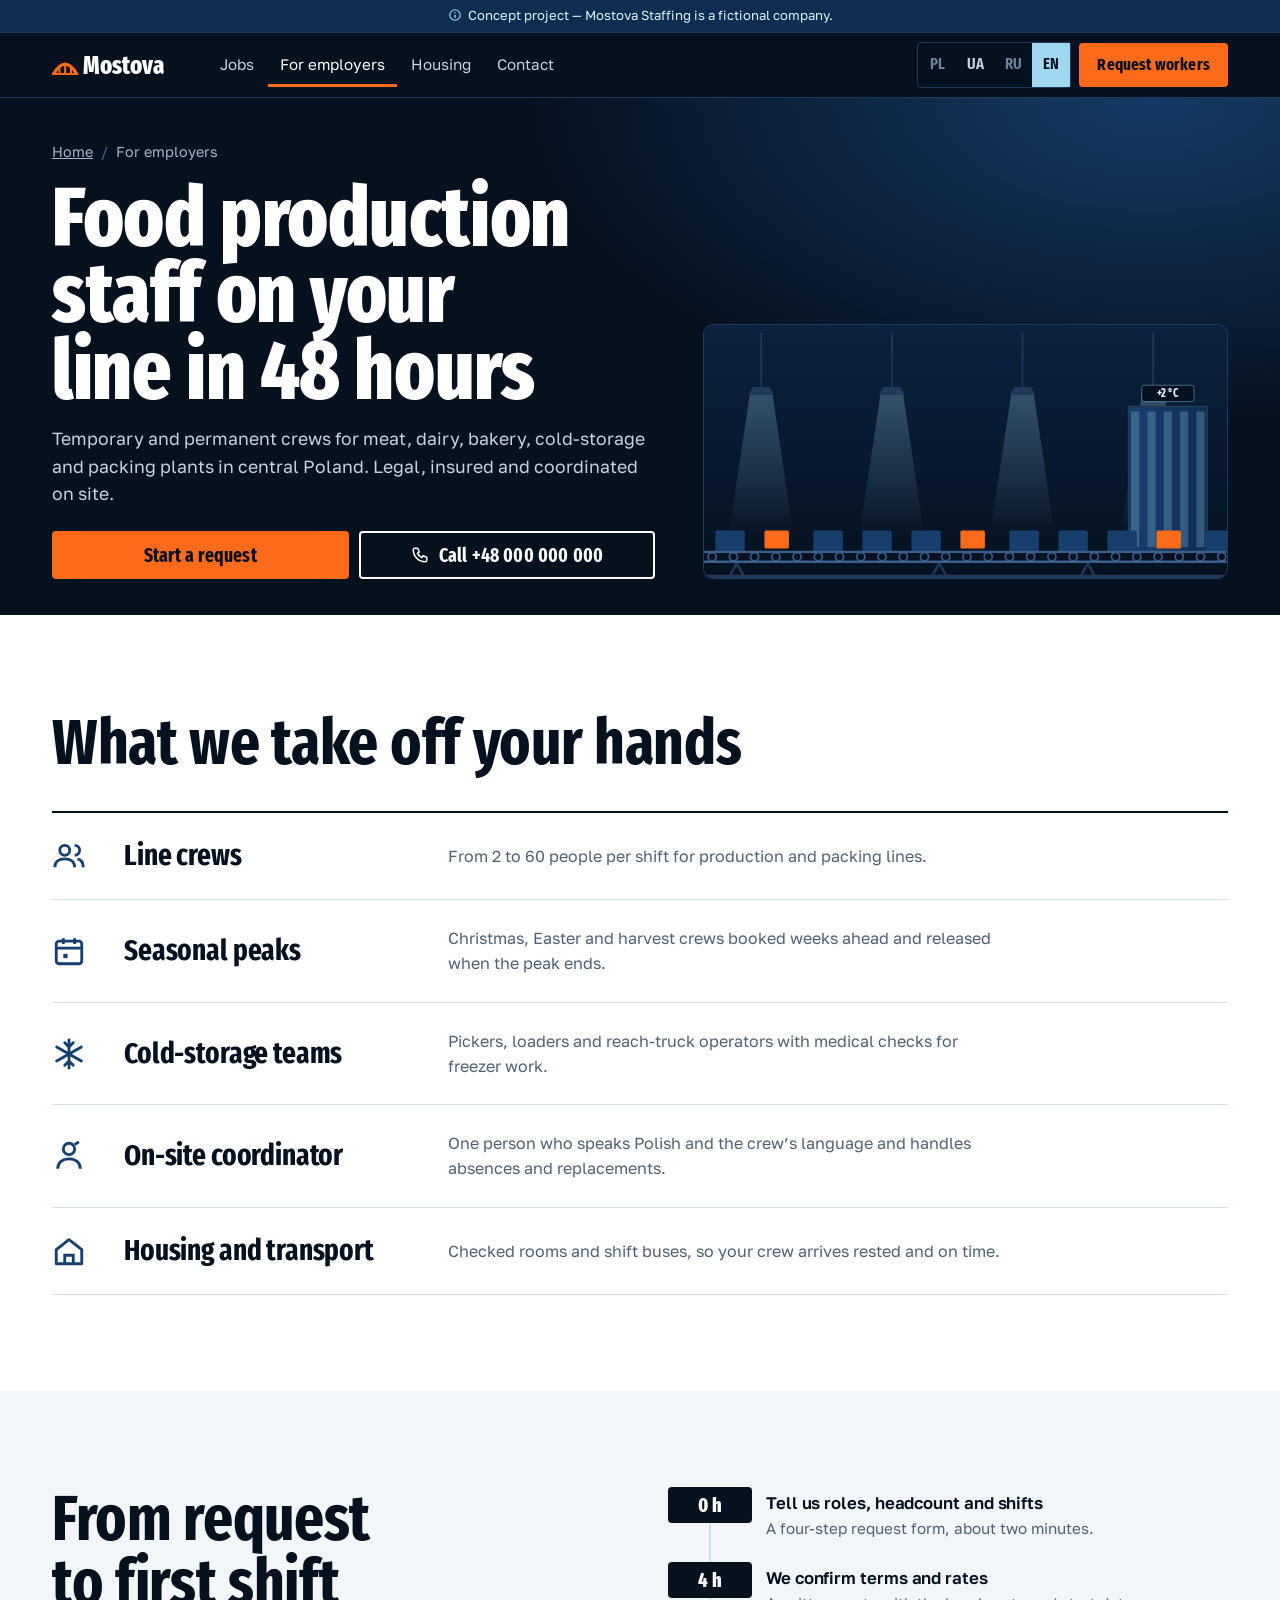
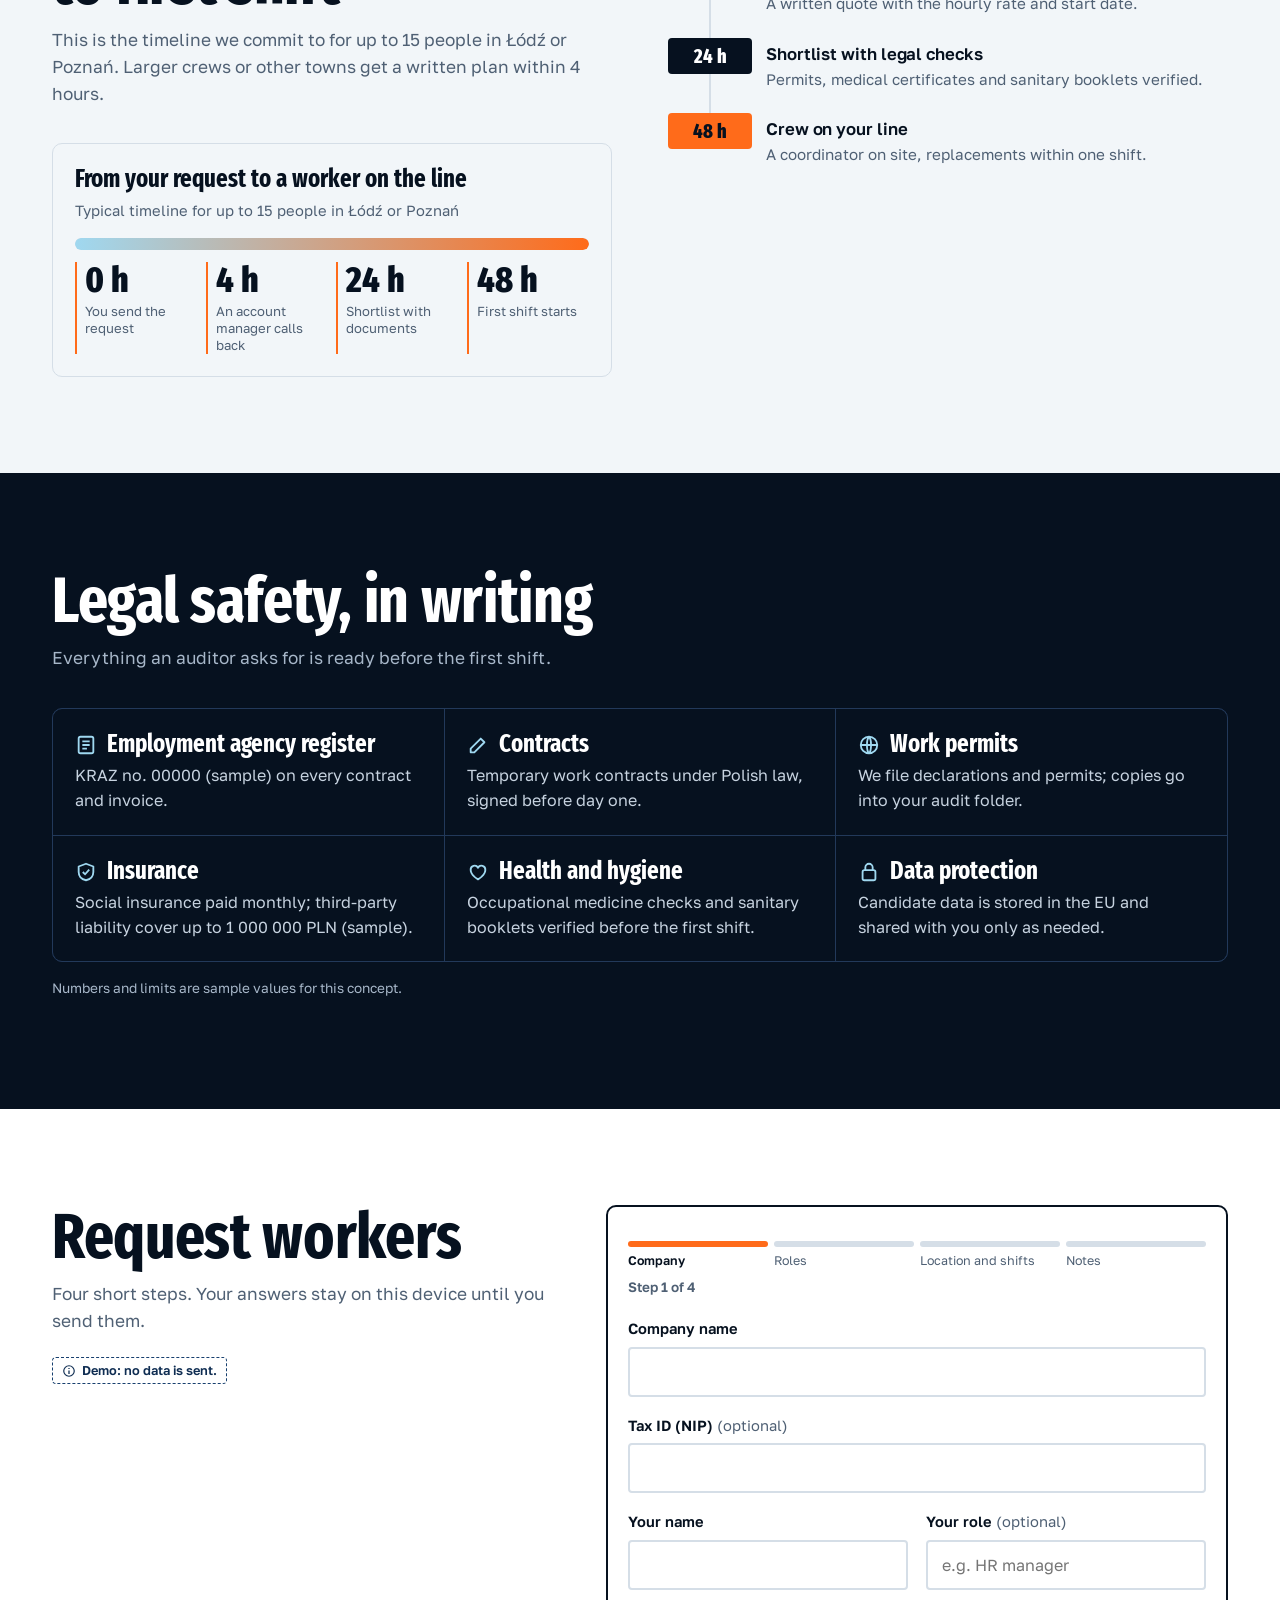
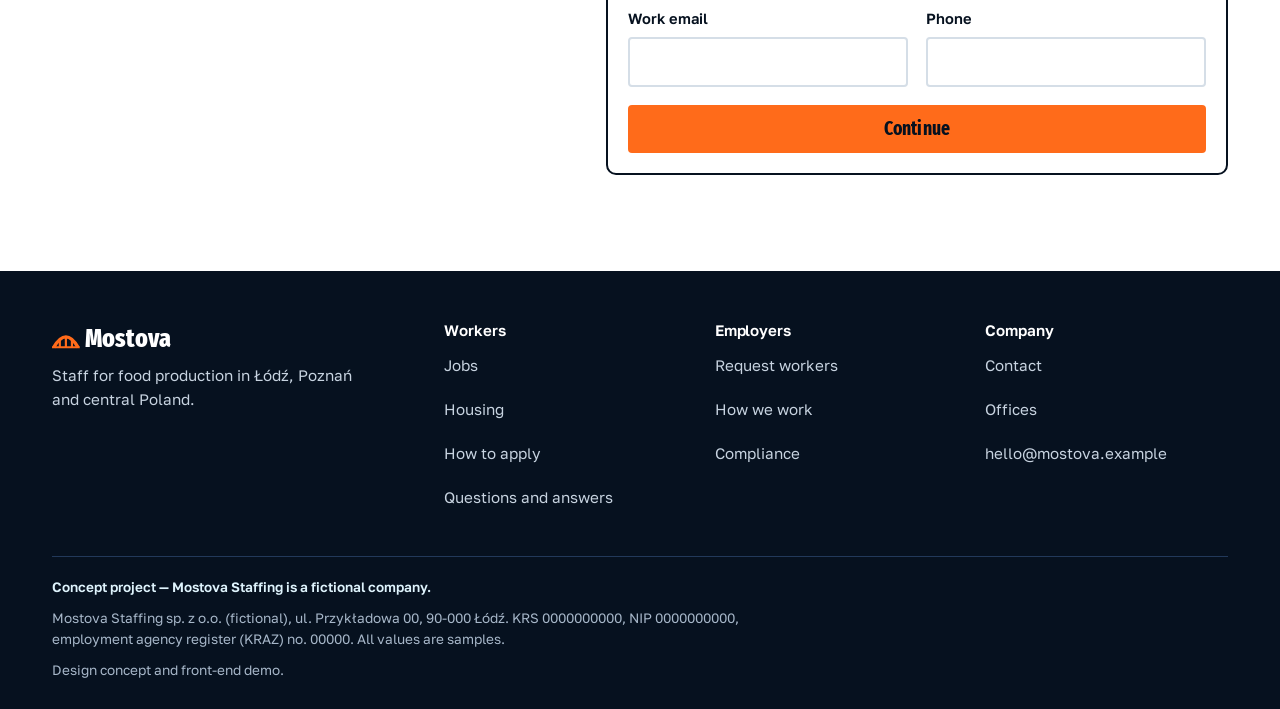
<file: employers.html>
<!doctype html>
<html lang="en">
<head>
<meta charset="utf-8">
<meta name="viewport" content="width=device-width, initial-scale=1">
<title>Staff for food production plants — Mostova Staffing</title>
<meta name="description" content="Line crews, seasonal peaks and cold-storage teams within 48 hours, with contracts, permits and housing handled. Concept project.">
<meta name="theme-color" content="#06111f">
<link rel="icon" href="assets/favicon.svg" type="image/svg+xml">
<link rel="canonical" href="https://stacklayer-studio.github.io/mostova-concept/employers.html">
<meta property="og:type" content="website">
<meta property="og:site_name" content="Mostova Staffing (concept)">
<meta property="og:title" content="Staff for food production plants — Mostova Staffing">
<meta property="og:description" content="Line crews, seasonal peaks and cold-storage teams within 48 hours, with contracts, permits and housing handled. Concept project.">
<meta property="og:url" content="https://stacklayer-studio.github.io/mostova-concept/employers.html">
<meta property="og:image" content="https://stacklayer-studio.github.io/mostova-concept/og.png">
<meta property="og:image:width" content="1200">
<meta property="og:image:height" content="630">
<meta property="og:image:alt" content="Mostova Staffing concept: food production jobs with shift bars and temperature chips">
<meta property="og:locale" content="en_GB">
<meta property="og:locale:alternate" content="uk_UA">
<meta name="twitter:card" content="summary_large_image">
<link rel="preconnect" href="https://fonts.googleapis.com">
<link rel="preconnect" href="https://fonts.gstatic.com" crossorigin>
<link href="https://fonts.googleapis.com/css2?family=Fira+Sans+Extra+Condensed:wght@600;700;800&family=Golos+Text:wght@400;500;600;700&display=swap" rel="stylesheet">
<link rel="stylesheet" href="assets/styles.css">
<script>document.documentElement.classList.add("js");try{var l=localStorage.getItem("mostova.lang");if(l==="uk")document.documentElement.lang="uk"}catch(e){}</script>
<script src="assets/i18n.js" defer></script>
<script src="assets/data.js" defer></script>
<script src="assets/app.js" defer></script>
</head>
<body data-page="employers" data-title="meta.employers.t" data-desc="meta.employers.d">
<a class="skip" href="#main" data-i18n="skip">Skip to content</a>
<p class="concept"><svg viewBox="0 0 24 24" aria-hidden="true"><circle cx="12" cy="12" r="9" fill="none" stroke="currentColor" stroke-width="2"/><path d="M12 11v6M12 7v1.5" stroke="currentColor" stroke-width="2.2"/></svg><span data-i18n="banner">Concept project — Mostova Staffing is a fictional company.</span></p>
<header class="site-header">
  <div class="wrap">
    <a class="brand" href="index.html" data-i18n-attr="aria-label:brand.home" aria-label="Mostova Staffing, home"><svg viewBox="0 0 150 34" aria-hidden="true"><path d="M2 28 Q16 4 30 28" fill="none" stroke="#ff6b1a" stroke-width="4"/><path d="M0 28h32M9 28v-8M16 28v-11M23 28v-8" stroke="#ff6b1a" stroke-width="2.5"/><text x="38" y="28" fill="#fff" font-family="Fira Sans Extra Condensed, Arial Narrow, sans-serif" font-weight="800" font-size="30">Mostova</text></svg></a>
    <nav class="nav" data-i18n-attr="aria-label:nav.main" aria-label="Main">
      <a href="jobs.html" data-i18n="nav.jobs">Jobs</a>
      <a href="employers.html" data-i18n="nav.employers" aria-current="page">For employers</a>
      <a href="housing.html" data-i18n="nav.housing">Housing</a>
      <a href="contact.html" data-i18n="nav.contact">Contact</a>
    </nav>
    <div class="header-end">
      <div class="lang" role="group" data-i18n-attr="aria-label:lang.label" aria-label="Language">
        <button type="button" lang="pl" aria-disabled="true" data-i18n-attr="data-tip:lang.soon" data-tip="Coming soon">PL<span class="sr"> <span data-i18n="lang.soon">Coming soon</span></span></button>
        <button type="button" lang="uk" data-lang="uk" aria-pressed="false">UA<span class="sr"> Українська</span></button>
        <button type="button" lang="ru" aria-disabled="true" data-i18n-attr="data-tip:lang.soon" data-tip="Coming soon">RU<span class="sr"> <span data-i18n="lang.soon">Coming soon</span></span></button>
        <button type="button" lang="en" data-lang="en" aria-pressed="true">EN<span class="sr"> English</span></button>
      </div>
      <a class="btn btn-orange btn-sm header-cta" href="employers.html#request" data-i18n="nav.request">Request workers</a>
      <button class="menu-btn" type="button" aria-expanded="false" aria-controls="mobile-nav" data-i18n-attr="aria-label:nav.menu" aria-label="Menu">
        <svg width="22" height="22" viewBox="0 0 22 22" aria-hidden="true"><path class="l1" d="M3 6h16" stroke="currentColor" stroke-width="2"/><path class="l2" d="M3 11h16" stroke="currentColor" stroke-width="2"/><path class="l3" d="M3 16h16" stroke="currentColor" stroke-width="2"/></svg>
      </button>
    </div>
  </div>
  <nav class="mobile-nav" id="mobile-nav" data-i18n-attr="aria-label:nav.menu" aria-label="Menu"><div>
    <a href="index.html" data-i18n="nav.home">Home</a>
    <a href="jobs.html" data-i18n="nav.jobs">Jobs</a>
      <a href="employers.html" data-i18n="nav.employers" aria-current="page">For employers</a>
      <a href="housing.html" data-i18n="nav.housing">Housing</a>
      <a href="contact.html" data-i18n="nav.contact">Contact</a>
    <a class="btn btn-orange" href="employers.html#request" data-i18n="nav.request">Request workers</a>
  </div></nav>
</header>
<main id="main">

  <section class="page-head" aria-labelledby="emp-h">
    <div class="wrap head-split">
      <div>
        <ol class="crumbs" data-i18n-attr="aria-label:job.crumb" aria-label="Breadcrumb"><li><a href="index.html" data-i18n="nav.home">Home</a></li><li aria-current="page" data-i18n="nav.employers">For employers</li></ol>
        <h1 data-i18n="emp.h" id="emp-h">Food production staff on your line in 48 hours</h1>
        <p data-i18n="emp.lead" class="lead">Temporary and permanent crews for meat, dairy, bakery, cold-storage and packing plants in central Poland. Legal, insured and coordinated on site.</p>
        <div class="head-ctas"><a class="btn btn-orange" href="#request" data-i18n="emp.cta">Start a request</a><a class="btn btn-ghost" href="tel:+48000000000"><svg viewBox="0 0 24 24" aria-hidden="true"><path d="M5 3h4l2 5-2.5 1.5a11 11 0 006 6L16 13l5 2v4a2 2 0 01-2 2A16 16 0 013 5a2 2 0 012-2z" fill="none" stroke="currentColor" stroke-width="2" stroke-linejoin="round"/></svg><span data-i18n="emp.call">Call +48 000 000 000</span></a></div>
      </div>
      <div class="emp-art"><svg class="line-art" viewBox="0 0 640 300" role="img" data-i18n-attr="aria-label:emp.line.aria" aria-label="Illustration of a production line with crates moving on a conveyor" preserveAspectRatio="xMidYMax slice">
  <defs><linearGradient id="beame" x1="0" y1="0" x2="0" y2="1"><stop offset="0" stop-color="#9fd8f0" stop-opacity=".55"/><stop offset="1" stop-color="#9fd8f0" stop-opacity="0"/></linearGradient>
  <linearGradient id="doore" x1="0" y1="0" x2="1" y2="0"><stop offset="0" stop-color="#173f6e"/><stop offset="1" stop-color="#0f2d52"/></linearGradient></defs>
  <path d="M70 0v66" stroke="#22395a" stroke-width="2"/><path d="M54 76h32l-6-10h-20z" fill="#22395a"/><path d="M56 76L30 250h80L84 76z" fill="url(#beame)" opacity=".5"/><path d="M230 0v66" stroke="#22395a" stroke-width="2"/><path d="M214 76h32l-6-10h-20z" fill="#22395a"/><path d="M216 76L190 250h80L244 76z" fill="url(#beame)" opacity=".5"/><path d="M390 0v66" stroke="#22395a" stroke-width="2"/><path d="M374 76h32l-6-10h-20z" fill="#22395a"/><path d="M376 76L350 250h80L404 76z" fill="url(#beame)" opacity=".5"/><path d="M550 0v66" stroke="#22395a" stroke-width="2"/><path d="M534 76h32l-6-10h-20z" fill="#22395a"/><path d="M536 76L510 250h80L564 76z" fill="url(#beame)" opacity=".5"/>
  <rect x="520" y="90" width="96" height="178" fill="url(#doore)" stroke="#22395a" stroke-width="2"/>
  <path d="M528 96v166" stroke="#9fd8f0" stroke-opacity=".25" stroke-width="10"/><path d="M548 96v166" stroke="#9fd8f0" stroke-opacity=".25" stroke-width="10"/><path d="M568 96v166" stroke="#9fd8f0" stroke-opacity=".25" stroke-width="10"/><path d="M588 96v166" stroke="#9fd8f0" stroke-opacity=".25" stroke-width="10"/><path d="M608 96v166" stroke="#9fd8f0" stroke-opacity=".25" stroke-width="10"/>
  <rect x="536" y="64" width="64" height="20" rx="3" fill="#06111f" stroke="#9fd8f0" stroke-opacity=".5"/>
  <text x="568" y="79" text-anchor="middle" font-family="Fira Sans Extra Condensed, Arial Narrow, sans-serif" font-weight="700" font-size="14" fill="#def3fc">+2 °C</text>
  <g class="move"><rect class="crate" x="-46" y="242" width="36" height="26" rx="2"/><rect class="crate" x="14" y="242" width="36" height="26" rx="2"/><rect class="crate-hot" x="74" y="242" width="30" height="22" rx="2"/><rect class="crate" x="134" y="242" width="36" height="26" rx="2"/><rect class="crate" x="194" y="242" width="36" height="26" rx="2"/><rect class="crate" x="254" y="242" width="36" height="26" rx="2"/><rect class="crate-hot" x="314" y="242" width="30" height="22" rx="2"/><rect class="crate" x="374" y="242" width="36" height="26" rx="2"/><rect class="crate" x="434" y="242" width="36" height="26" rx="2"/><rect class="crate" x="494" y="242" width="36" height="26" rx="2"/><rect class="crate-hot" x="554" y="242" width="30" height="22" rx="2"/><rect class="crate" x="614" y="242" width="36" height="26" rx="2"/><rect class="crate" x="674" y="242" width="36" height="26" rx="2"/></g>
  <path class="belt" d="M0 268H640M0 280H640" stroke-width="3"/>
  <circle cx="10" cy="274" r="5" fill="none" stroke="#3b5f8a" stroke-width="2"/><circle cx="36" cy="274" r="5" fill="none" stroke="#3b5f8a" stroke-width="2"/><circle cx="62" cy="274" r="5" fill="none" stroke="#3b5f8a" stroke-width="2"/><circle cx="88" cy="274" r="5" fill="none" stroke="#3b5f8a" stroke-width="2"/><circle cx="114" cy="274" r="5" fill="none" stroke="#3b5f8a" stroke-width="2"/><circle cx="140" cy="274" r="5" fill="none" stroke="#3b5f8a" stroke-width="2"/><circle cx="166" cy="274" r="5" fill="none" stroke="#3b5f8a" stroke-width="2"/><circle cx="192" cy="274" r="5" fill="none" stroke="#3b5f8a" stroke-width="2"/><circle cx="218" cy="274" r="5" fill="none" stroke="#3b5f8a" stroke-width="2"/><circle cx="244" cy="274" r="5" fill="none" stroke="#3b5f8a" stroke-width="2"/><circle cx="270" cy="274" r="5" fill="none" stroke="#3b5f8a" stroke-width="2"/><circle cx="296" cy="274" r="5" fill="none" stroke="#3b5f8a" stroke-width="2"/><circle cx="322" cy="274" r="5" fill="none" stroke="#3b5f8a" stroke-width="2"/><circle cx="348" cy="274" r="5" fill="none" stroke="#3b5f8a" stroke-width="2"/><circle cx="374" cy="274" r="5" fill="none" stroke="#3b5f8a" stroke-width="2"/><circle cx="400" cy="274" r="5" fill="none" stroke="#3b5f8a" stroke-width="2"/><circle cx="426" cy="274" r="5" fill="none" stroke="#3b5f8a" stroke-width="2"/><circle cx="452" cy="274" r="5" fill="none" stroke="#3b5f8a" stroke-width="2"/><circle cx="478" cy="274" r="5" fill="none" stroke="#3b5f8a" stroke-width="2"/><circle cx="504" cy="274" r="5" fill="none" stroke="#3b5f8a" stroke-width="2"/><circle cx="530" cy="274" r="5" fill="none" stroke="#3b5f8a" stroke-width="2"/><circle cx="556" cy="274" r="5" fill="none" stroke="#3b5f8a" stroke-width="2"/><circle cx="582" cy="274" r="5" fill="none" stroke="#3b5f8a" stroke-width="2"/><circle cx="608" cy="274" r="5" fill="none" stroke="#3b5f8a" stroke-width="2"/><circle cx="634" cy="274" r="5" fill="none" stroke="#3b5f8a" stroke-width="2"/>
  <path d="M0 298H640" stroke="#22395a" stroke-width="4"/>
  <path d="M40 282l-10 18M40 282l10 18" stroke="#22395a" stroke-width="3"/><path d="M288 282l-10 18M288 282l10 18" stroke="#22395a" stroke-width="3"/><path d="M470 282l-10 18M470 282l10 18" stroke="#22395a" stroke-width="3"/>
</svg></div>
    </div>
  </section>

  <section class="sec" aria-labelledby="svc-h">
    <div class="wrap">
      <div class="sec-head"><h2 data-i18n="emp.svc.h" id="svc-h">What we take off your hands</h2></div>
      <ul class="svc">
        <li data-reveal><svg viewBox="0 0 24 24" aria-hidden="true"><circle cx="9" cy="8" r="3.5" fill="none" stroke="currentColor" stroke-width="2"/><path d="M2 20c0-4 3-6 7-6s7 2 7 6M16 4.5a3.5 3.5 0 010 7M18 14c2.5.5 4 2.5 4 6" fill="none" stroke="currentColor" stroke-width="2"/></svg><h3 data-i18n="emp.svc1">Line crews</h3><p data-i18n="emp.svc1p">From 2 to 60 people per shift for production and packing lines.</p></li>
        <li data-reveal><svg viewBox="0 0 24 24" aria-hidden="true"><rect x="3" y="5" width="18" height="16" rx="2" fill="none" stroke="currentColor" stroke-width="2"/><path d="M3 10h18M8 3v4M16 3v4" stroke="currentColor" stroke-width="2"/><path d="M8 14h3v3H8z" fill="currentColor"/></svg><h3 data-i18n="emp.svc2">Seasonal peaks</h3><p data-i18n="emp.svc2p">Christmas, Easter and harvest crews booked weeks ahead and released when the peak ends.</p></li>
        <li data-reveal><svg viewBox="0 0 24 24" aria-hidden="true"><path d="M12 2v20M3.3 7l17.4 10M3.3 17L20.7 7M9 4l3 3 3-3M9 20l3-3 3 3" fill="none" stroke="currentColor" stroke-width="2" stroke-linecap="round"/></svg><h3 data-i18n="emp.svc3">Cold-storage teams</h3><p data-i18n="emp.svc3p">Pickers, loaders and reach-truck operators with medical checks for freezer work.</p></li>
        <li data-reveal><svg viewBox="0 0 24 24" aria-hidden="true"><circle cx="12" cy="7" r="4" fill="none" stroke="currentColor" stroke-width="2"/><path d="M4 21c0-4.5 3.5-7 8-7s8 2.5 8 7" fill="none" stroke="currentColor" stroke-width="2"/><path d="M16 4l3-2" stroke="currentColor" stroke-width="2"/></svg><h3 data-i18n="emp.svc4">On-site coordinator</h3><p data-i18n="emp.svc4p">One person who speaks Polish and the crew’s language and handles absences and replacements.</p></li>
        <li data-reveal><svg viewBox="0 0 24 24" aria-hidden="true"><path d="M3 11l9-7 9 7v10H3z" fill="none" stroke="currentColor" stroke-width="2" stroke-linejoin="round"/><path d="M9 21v-6h6v6" fill="none" stroke="currentColor" stroke-width="2"/></svg><h3 data-i18n="emp.svc5">Housing and transport</h3><p data-i18n="emp.svc5p">Checked rooms and shift buses, so your crew arrives rested and on time.</p></li>
      </ul>
    </div>
  </section>

  <section class="sec frost" id="process" aria-labelledby="proc-h">
    <div class="wrap proc">
      <div>
        <div class="sec-head"><h2 data-i18n="emp.proc.h" id="proc-h">From request to first shift</h2><p data-i18n="emp.proc.p">This is the timeline we commit to for up to 15 people in Łódź or Poznań. Larger crews or other towns get a written plan within 4 hours.</p></div>
        <div class="board light" role="group" data-i18n-attr="aria-label:board.aria" aria-label="Timeline from request to first shift">
      <div class="board-in">
        <div class="board-top"><strong data-i18n="board.h">From your request to a worker on the line</strong><span data-i18n="board.sub">Typical timeline for up to 15 people in Łódź or Poznań</span></div>
        <div class="track" aria-hidden="true"><i></i></div>
        <ol class="marks">
          <li><b data-i18n="board.0">0 h</b><span data-i18n="board.0p">You send the request</span></li>
          <li><b data-i18n="board.1">4 h</b><span data-i18n="board.1p">An account manager calls back</span></li>
          <li><b data-i18n="board.2">24 h</b><span data-i18n="board.2p">Shortlist with documents</span></li>
          <li><b data-i18n="board.3">48 h</b><span data-i18n="board.3p">First shift starts</span></li>
        </ol>
      </div>
    </div>
      </div>
      <div data-reveal><ol class="steps">
<li><span class="t">0 h</span><div><h4 data-i18n="home.how.e1">Tell us roles, headcount and shifts</h4><p data-i18n="home.how.e1p">A four-step request form, about two minutes.</p></div></li>
<li><span class="t">4 h</span><div><h4 data-i18n="home.how.e2">We confirm terms and rates</h4><p data-i18n="home.how.e2p">A written quote with the hourly rate and start date.</p></div></li>
<li><span class="t">24 h</span><div><h4 data-i18n="home.how.e3">Shortlist with legal checks</h4><p data-i18n="home.how.e3p">Permits, medical certificates and sanitary booklets verified.</p></div></li>
<li><span class="t">48 h</span><div><h4 data-i18n="home.how.e4">Crew on your line</h4><p data-i18n="home.how.e4p">A coordinator on site, replacements within one shift.</p></div></li>
</ol></div>
    </div>
  </section>

  <section class="sec on-dark" id="compliance" aria-labelledby="comp-h">
    <div class="wrap">
      <div class="sec-head"><h2 data-i18n="emp.comp.h" id="comp-h">Legal safety, in writing</h2><p data-i18n="emp.comp.p">Everything an auditor asks for is ready before the first shift.</p></div>
      <dl class="comp">
        <div><dt><svg viewBox="0 0 24 24" aria-hidden="true"><rect x="4" y="3" width="16" height="18" rx="2" fill="none" stroke="currentColor" stroke-width="2"/><path d="M8 8h8M8 12h8M8 16h5" stroke="currentColor" stroke-width="2"/></svg><span data-i18n="emp.comp1">Employment agency register</span></dt><dd data-i18n="emp.comp1p">KRAZ no. 00000 (sample) on every contract and invoice.</dd></div>
        <div><dt><svg viewBox="0 0 24 24" aria-hidden="true"><path d="M4 20h4L19 9l-4-4L4 16z" fill="none" stroke="currentColor" stroke-width="2" stroke-linejoin="round"/></svg><span data-i18n="emp.comp2">Contracts</span></dt><dd data-i18n="emp.comp2p">Temporary work contracts under Polish law, signed before day one.</dd></div>
        <div><dt><svg viewBox="0 0 24 24" aria-hidden="true"><circle cx="12" cy="12" r="9" fill="none" stroke="currentColor" stroke-width="2"/><path d="M3 12h18M12 3c3 3 3 15 0 18M12 3c-3 3-3 15 0 18" fill="none" stroke="currentColor" stroke-width="2"/></svg><span data-i18n="emp.comp3">Work permits</span></dt><dd data-i18n="emp.comp3p">We file declarations and permits; copies go into your audit folder.</dd></div>
        <div><dt><svg viewBox="0 0 24 24" aria-hidden="true"><path d="M12 3l8 3v6c0 5-3.5 8-8 9-4.5-1-8-4-8-9V6z" fill="none" stroke="currentColor" stroke-width="2" stroke-linejoin="round"/><path d="M8.5 12l2.5 2.5 4.5-5" fill="none" stroke="currentColor" stroke-width="2"/></svg><span data-i18n="emp.comp4">Insurance</span></dt><dd data-i18n="emp.comp4p">Social insurance paid monthly; third-party liability cover up to 1 000 000 PLN (sample).</dd></div>
        <div><dt><svg viewBox="0 0 24 24" aria-hidden="true"><path d="M12 20s-8-4.6-8-10.2A4.3 4.3 0 0112 7.3a4.3 4.3 0 018 2.5C20 15.4 12 20 12 20z" fill="none" stroke="currentColor" stroke-width="2" stroke-linejoin="round"/></svg><span data-i18n="emp.comp5">Health and hygiene</span></dt><dd data-i18n="emp.comp5p">Occupational medicine checks and sanitary booklets verified before the first shift.</dd></div>
        <div><dt><svg viewBox="0 0 24 24" aria-hidden="true"><rect x="5" y="10" width="14" height="11" rx="2" fill="none" stroke="currentColor" stroke-width="2"/><path d="M8 10V7a4 4 0 018 0v3" fill="none" stroke="currentColor" stroke-width="2"/></svg><span data-i18n="emp.comp6">Data protection</span></dt><dd data-i18n="emp.comp6p">Candidate data is stored in the EU and shared with you only as needed.</dd></div>
      </dl>
      <p data-i18n="emp.comp.note" class="note">Numbers and limits are sample values for this concept.</p>
    </div>
  </section>

  <section class="sec" id="request" aria-labelledby="wz-h">
    <div class="wrap wizard-wrap">
      <div class="sec-head"><h2 data-i18n="wz.h" id="wz-h">Request workers</h2><p data-i18n="wz.p">Four short steps. Your answers stay on this device until you send them.</p>
        <span class="demo-tag light"><svg width="14" height="14" viewBox="0 0 24 24" aria-hidden="true"><circle cx="12" cy="12" r="9" fill="none" stroke="currentColor" stroke-width="2"/><path d="M12 11v6M12 7v1.5" stroke="currentColor" stroke-width="2.2"/></svg><span data-i18n="ap.demo">Demo: no data is sent.</span></span></div>
      <div class="wizard" id="wizard">
        <header>
          <ol class="progress light four" id="wzProgress" data-i18n-attr="aria-label:ap.progress" aria-label="Application progress">
            <li aria-current="step" data-i18n="wz.s1">Company</li><li data-i18n="wz.s2">Roles</li><li data-i18n="wz.s3">Location and shifts</li><li data-i18n="wz.s4">Notes</li>
          </ol>
          <div class="wz-status"><p class="step-meta" id="wzMeta" aria-live="polite">Step 1 of 4</p><span class="saved" id="wzSaved"><svg viewBox="0 0 24 24" aria-hidden="true"><path d="M4 12l5 5L20 6" fill="none" stroke="currentColor" stroke-width="3"/></svg><span data-i18n="wz.saved">Saved on this device</span></span></div>
          <p class="restored" id="wzRestored" hidden><span data-i18n="wz.restored">We restored your unfinished request.</span><button class="text-btn" type="button" id="wzReset" data-i18n="wz.reset">Start over</button></p>
        </header>
        <form class="flow" id="wzForm" novalidate>
          <div class="err-sum" id="wzErr" role="alert"></div>
          <div class="stepper-step" data-step="1">
            <div class="field" data-field="company"><label for="w-company"><span data-i18n="wz.company">Company name</span></label><input class="input" id="w-company" name="company" type="text" autocomplete="organization" required aria-describedby="we-company"><p class="err" id="we-company"></p></div>
            <div class="field" data-field="nip"><label for="w-nip"><span data-i18n="wz.nip">Tax ID (NIP)</span> <span class="opt">(<span data-i18n="wz.opt">optional</span>)</span></label><input class="input" id="w-nip" name="nip" type="text" inputmode="numeric" aria-describedby="we-nip"><p class="err" id="we-nip"></p></div>
            <div class="grid-2"><div class="field" data-field="contact"><label for="w-contact"><span data-i18n="wz.contact">Your name</span></label><input class="input" id="w-contact" name="contact" type="text" autocomplete="name" required aria-describedby="we-contact"><p class="err" id="we-contact"></p></div><div class="field" data-field="role"><label for="w-role"><span data-i18n="wz.role">Your role</span> <span class="opt">(<span data-i18n="wz.opt">optional</span>)</span></label><input class="input" id="w-role" name="role" type="text" autocomplete="organization-title" data-i18n-attr="placeholder:wz.roleph" placeholder="e.g. HR manager" aria-describedby="we-role"><p class="err" id="we-role"></p></div></div>
            <div class="grid-2"><div class="field" data-field="email"><label for="w-email"><span data-i18n="wz.email">Work email</span></label><input class="input" id="w-email" name="email" type="email" autocomplete="email" required aria-describedby="we-email"><p class="err" id="we-email"></p></div><div class="field" data-field="phone"><label for="w-phone"><span data-i18n="wz.phone">Phone</span></label><input class="input" id="w-phone" name="phone" type="tel" autocomplete="tel" inputmode="tel" required aria-describedby="we-phone"><p class="err" id="we-phone"></p></div></div>
          </div>
          <div class="stepper-step" data-step="2" hidden>
            <fieldset class="field" data-field="roles" aria-describedby="we-roles"><legend class="lbl" data-i18n="wz.roles">How many people do you need for each role?</legend>
              <div class="roles-list">
                <div class="role-row" data-role="line"><span id="rl-line" data-i18n="wz.r.line">Production line worker</span><span class="counter"><button type="button" data-d="-1" disabled aria-label="-">−</button><output aria-labelledby="rl-line" aria-live="polite">0</output><button type="button" data-d="1" aria-label="+">+</button></span></div>
                <div class="role-row" data-role="packer"><span id="rl-packer" data-i18n="wz.r.packer">Packer</span><span class="counter"><button type="button" data-d="-1" disabled aria-label="-">−</button><output aria-labelledby="rl-packer" aria-live="polite">0</output><button type="button" data-d="1" aria-label="+">+</button></span></div>
                <div class="role-row" data-role="picker"><span id="rl-picker" data-i18n="wz.r.picker">Picker</span><span class="counter"><button type="button" data-d="-1" disabled aria-label="-">−</button><output aria-labelledby="rl-picker" aria-live="polite">0</output><button type="button" data-d="1" aria-label="+">+</button></span></div>
                <div class="role-row" data-role="forklift"><span id="rl-forklift" data-i18n="wz.r.forklift">Forklift or reach-truck operator</span><span class="counter"><button type="button" data-d="-1" disabled aria-label="-">−</button><output aria-labelledby="rl-forklift" aria-live="polite">0</output><button type="button" data-d="1" aria-label="+">+</button></span></div>
                <div class="role-row" data-role="deboner"><span id="rl-deboner" data-i18n="wz.r.deboner">Deboner or butcher</span><span class="counter"><button type="button" data-d="-1" disabled aria-label="-">−</button><output aria-labelledby="rl-deboner" aria-live="polite">0</output><button type="button" data-d="1" aria-label="+">+</button></span></div>
                <div class="role-row" data-role="baker"><span id="rl-baker" data-i18n="wz.r.baker">Baker’s helper</span><span class="counter"><button type="button" data-d="-1" disabled aria-label="-">−</button><output aria-labelledby="rl-baker" aria-live="polite">0</output><button type="button" data-d="1" aria-label="+">+</button></span></div>
                <div class="role-row" data-role="qc"><span id="rl-qc" data-i18n="wz.r.qc">Quality control helper</span><span class="counter"><button type="button" data-d="-1" disabled aria-label="-">−</button><output aria-labelledby="rl-qc" aria-live="polite">0</output><button type="button" data-d="1" aria-label="+">+</button></span></div>
              </div>
              <p class="err" id="we-roles"></p>
            </fieldset>
            <p class="total" id="wzTotal" aria-live="polite">Total: 0 people</p>
          </div>
          <div class="stepper-step" data-step="3" hidden>
            <div class="field" data-field="city"><label for="w-city" data-i18n="wz.city">Plant location</label>
              <select class="select" id="w-city" name="city" aria-describedby="we-city"><option value="" data-i18n="wz.city.pick">Choose a town</option><option value="lodz" data-city="lodz">Łódź</option><option value="poznan" data-city="poznan">Poznań</option><option value="kutno" data-city="kutno">Kutno</option><option value="wrzesnia" data-city="wrzesnia">Września</option><option value="konin" data-city="konin">Konin</option><option value="lowicz" data-city="lowicz">Łowicz</option><option value="other" data-i18n="wz.city.other">Another town in central Poland</option></select><p class="err" id="we-city"></p></div>
            <fieldset class="field" data-field="shifts" aria-describedby="we-shifts"><legend class="lbl" data-i18n="wz.shifts">Shifts to cover</legend>
              <div class="seg grid2"><label><input type="checkbox" name="shifts" value="morning"><span data-i18n="shift.morning">Morning</span></label><label><input type="checkbox" name="shifts" value="afternoon"><span data-i18n="shift.afternoon">Afternoon</span></label><label><input type="checkbox" name="shifts" value="night"><span data-i18n="shift.night">Night</span></label><label><input type="checkbox" name="shifts" value="long"><span data-i18n="shift.long">12-hour</span></label></div><p class="err" id="we-shifts"></p></fieldset>
            <div class="grid-2">
              <div class="field" data-field="start"><label for="w-start"><span data-i18n="wz.start">Start date</span></label><input class="input" id="w-start" name="start" type="date" required aria-describedby="we-start"><p class="err" id="we-start"></p></div>
              <div class="field" data-field="dur"><label for="w-dur" data-i18n="wz.dur">How long</label><select class="select" id="w-dur" name="dur" aria-describedby="we-dur"><option value=""></option><option value="d1" data-i18n="wz.d1">Up to a week</option><option value="d2" data-i18n="wz.d2">1–3 months</option><option value="d3" data-i18n="wz.d3">A season, 3–6 months</option><option value="d4" data-i18n="wz.d4">Ongoing</option></select><p class="err" id="we-dur"></p></div>
            </div>
            <label class="switch" style="border-top:1px solid var(--line);border-bottom:1px solid var(--line)"><span data-i18n="wz.house">We need housing for the crew</span><input type="checkbox" name="house" value="1"></label>
          </div>
          <div class="stepper-step" data-step="4" hidden>
            <div class="field"><label for="w-notes"><span data-i18n="wz.notes">Anything else we should know?</span> <span class="opt">(<span data-i18n="wz.opt">optional</span>)</span></label><textarea class="textarea" id="w-notes" name="notes" rows="5" data-i18n-attr="placeholder:wz.notesph" placeholder="Language on the line, PPE, uniform, shift start times"></textarea></div>
            <fieldset class="field"><legend class="lbl" data-i18n="wz.reply">How should we reply?</legend>
              <div class="seg grid2"><label><input type="radio" name="reply" value="phone" checked><span data-i18n="wz.reply.phone">Phone call</span></label><label><input type="radio" name="reply" value="email"><span data-i18n="wz.reply.email">Email</span></label></div></fieldset>
          </div>
          <div class="stepper-step" data-step="5" hidden><h3 data-i18n="wz.sum.h" style="font-size:1.8rem">Check your request</h3><div class="review" id="wzReview"></div></div>
          <div class="flow-nav">
            <button class="btn btn-quiet" type="button" id="wzBack" hidden data-i18n="wz.back">Back</button>
            <button class="btn btn-orange" type="submit" id="wzNext" data-i18n="wz.next">Continue</button>
          </div>
        </form>
        <div class="success" id="wzOk" hidden tabindex="-1">
          <div class="tick"><svg viewBox="0 0 24 24" aria-hidden="true"><path d="M4 12l5 5L20 6" fill="none" stroke="currentColor" stroke-width="3"/></svg></div>
          <h3 data-i18n="wz.ok.h">Request sent</h3>
          <p id="wzOkText"></p>
          <span class="demo-tag light"><svg width="14" height="14" viewBox="0 0 24 24" aria-hidden="true"><circle cx="12" cy="12" r="9" fill="none" stroke="currentColor" stroke-width="2"/><path d="M12 11v6M12 7v1.5" stroke="currentColor" stroke-width="2.2"/></svg><span data-i18n="wz.ok.demo">Demo: nothing left this page, and the saved draft was cleared.</span></span>
          <button class="btn btn-ink" type="button" id="wzNew" data-i18n="wz.ok.new">Start a new request</button>
        </div>
      </div>
    </div>
  </section>
</main>
<footer class="site-footer">
  <div class="wrap">
    <div class="foot-grid">
      <div>
        <svg viewBox="0 0 150 34" width="130" aria-hidden="true"><path d="M2 28 Q16 4 30 28" fill="none" stroke="#ff6b1a" stroke-width="4"/><path d="M0 28h32M9 28v-8M16 28v-11M23 28v-8" stroke="#ff6b1a" stroke-width="2.5"/><text x="38" y="28" fill="#fff" font-family="Fira Sans Extra Condensed, Arial Narrow, sans-serif" font-weight="800" font-size="30">Mostova</text></svg>
        <p style="margin-top:12px;max-width:34ch" data-i18n="foot.tag">Staff for food production in Łódź, Poznań and central Poland.</p>
      </div>
      <div><h3 data-i18n="foot.workers">Workers</h3><ul><li><a href="jobs.html" data-i18n="nav.jobs">Jobs</a></li><li><a href="housing.html" data-i18n="nav.housing">Housing</a></li><li><a href="index.html#how" data-i18n="foot.apply">How to apply</a></li><li><a href="contact.html#faq" data-i18n="foot.faq">Questions and answers</a></li></ul></div>
      <div><h3 data-i18n="foot.employers">Employers</h3><ul><li><a href="employers.html#request" data-i18n="nav.request">Request workers</a></li><li><a href="employers.html#process" data-i18n="foot.process">How we work</a></li><li><a href="employers.html#compliance" data-i18n="foot.compliance">Compliance</a></li></ul></div>
      <div><h3 data-i18n="foot.company">Company</h3><ul><li><a href="contact.html" data-i18n="nav.contact">Contact</a></li><li><a href="contact.html#offices" data-i18n="foot.offices">Offices</a></li><li><a href="mailto:hello@mostova.example">hello@mostova.example</a></li></ul></div>
    </div>
    <div class="foot-legal">
      <p class="foot-concept" data-i18n="banner">Concept project — Mostova Staffing is a fictional company.</p>
      <p data-i18n="foot.legal">Mostova Staffing sp. z o.o. (fictional), ul. Przykładowa 00, 90-000 Łódź. KRS 0000000000, NIP 0000000000, employment agency register (KRAZ) no. 00000. All values are samples.</p>
      <p data-i18n="foot.made">Design concept and front-end demo.</p>
    </div>
  </div>
</footer>
</body>
</html>
</file>
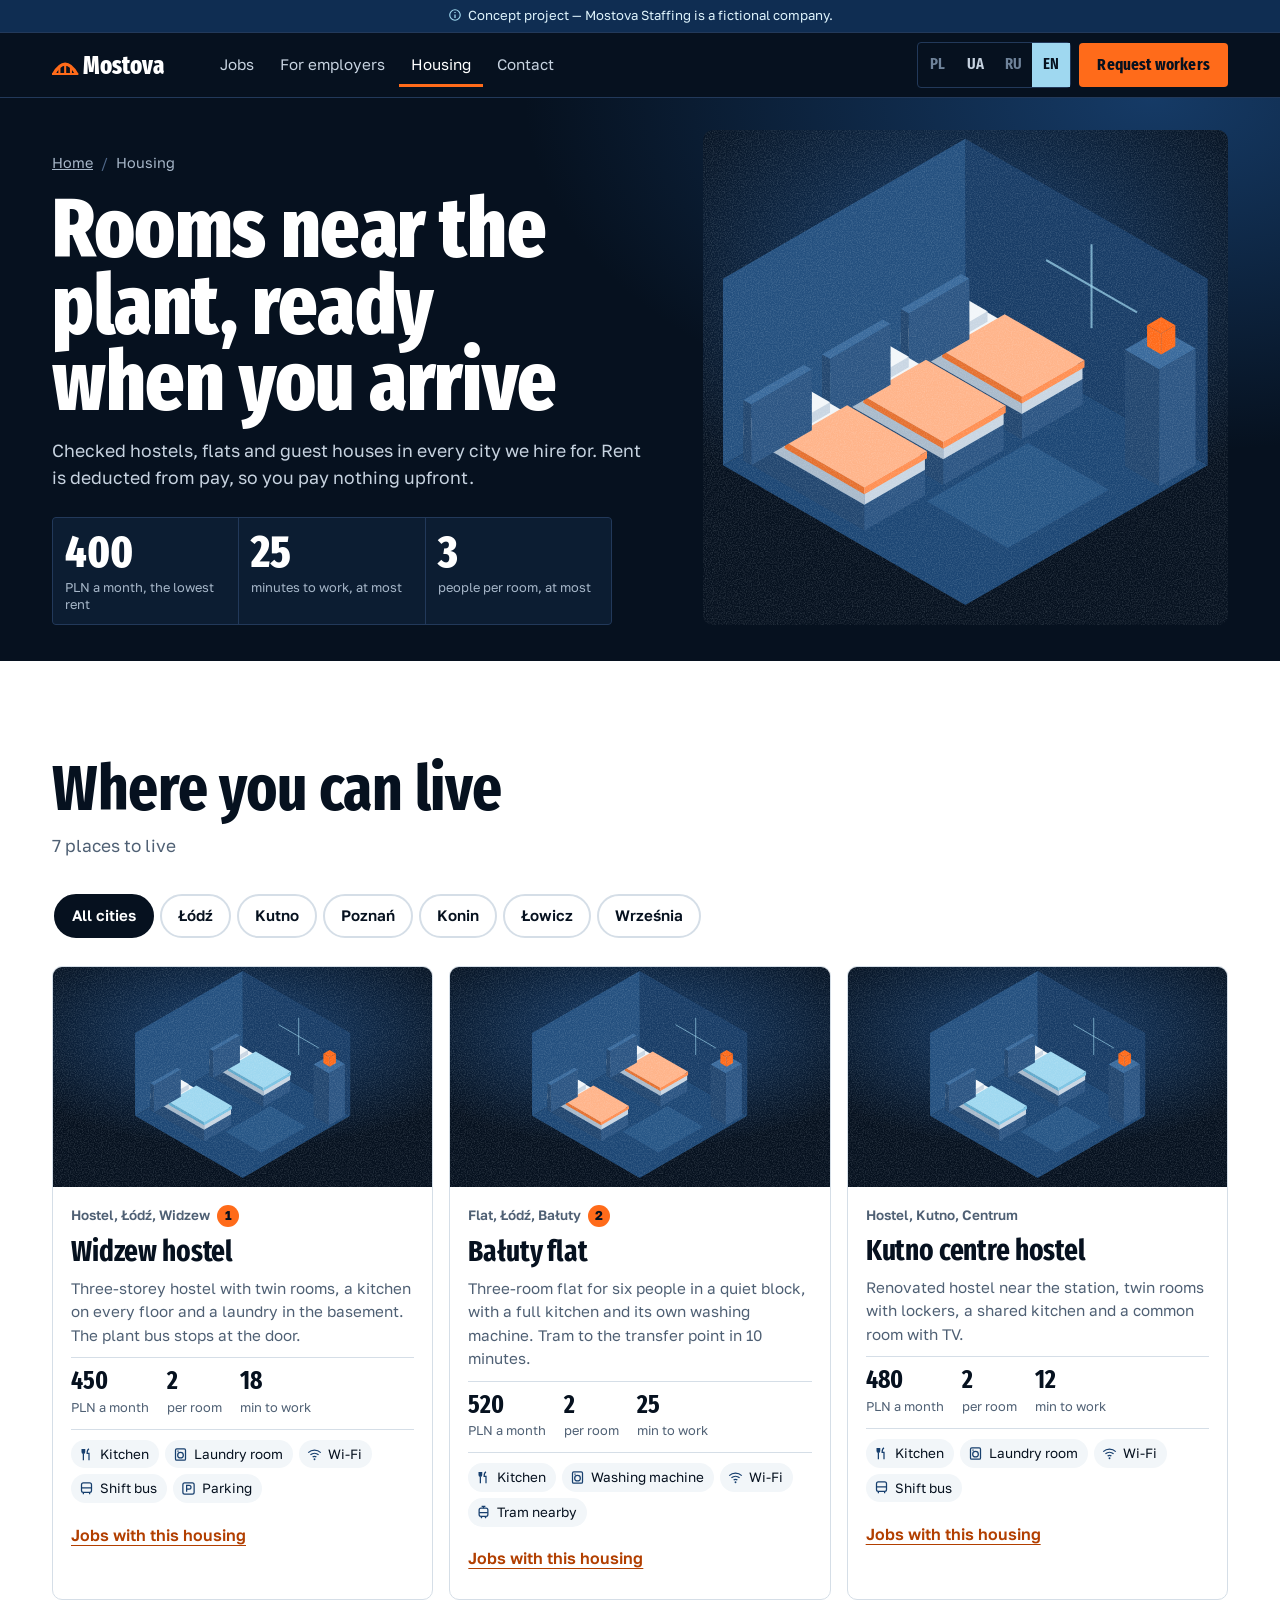
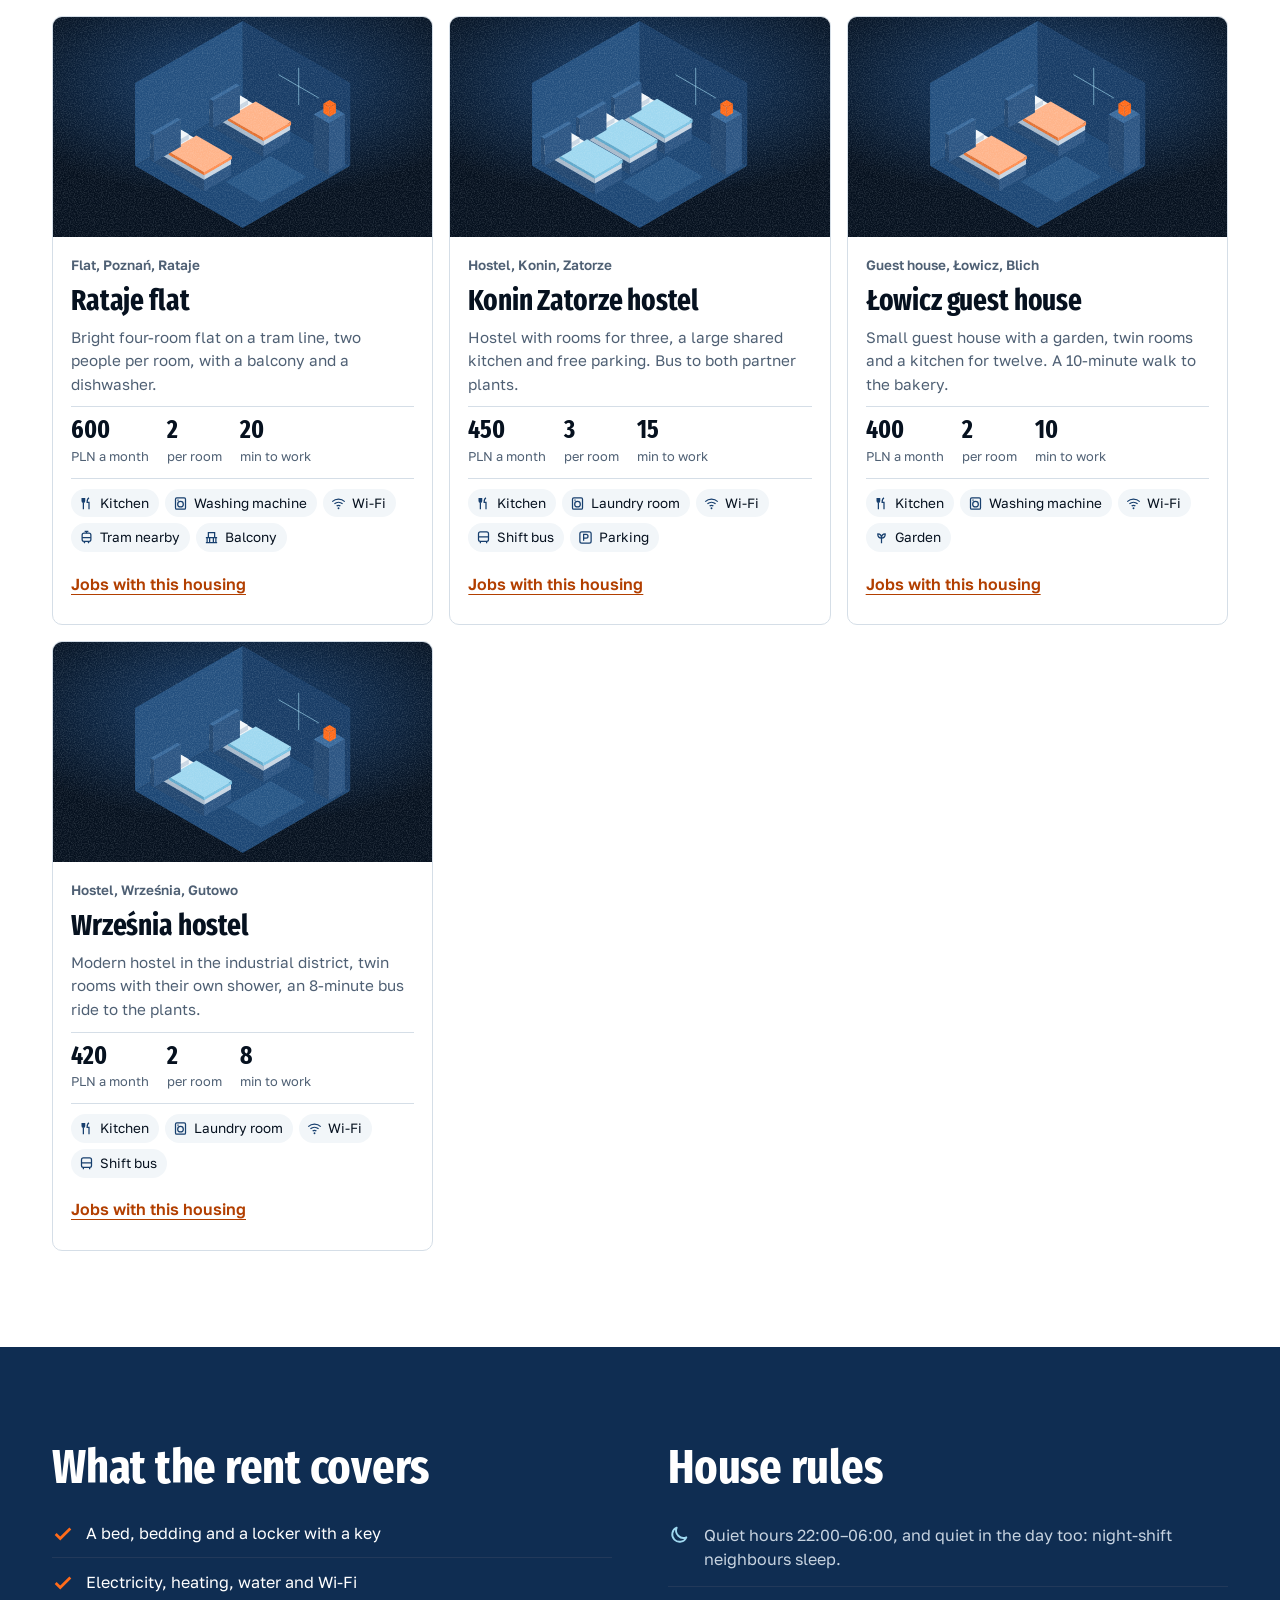
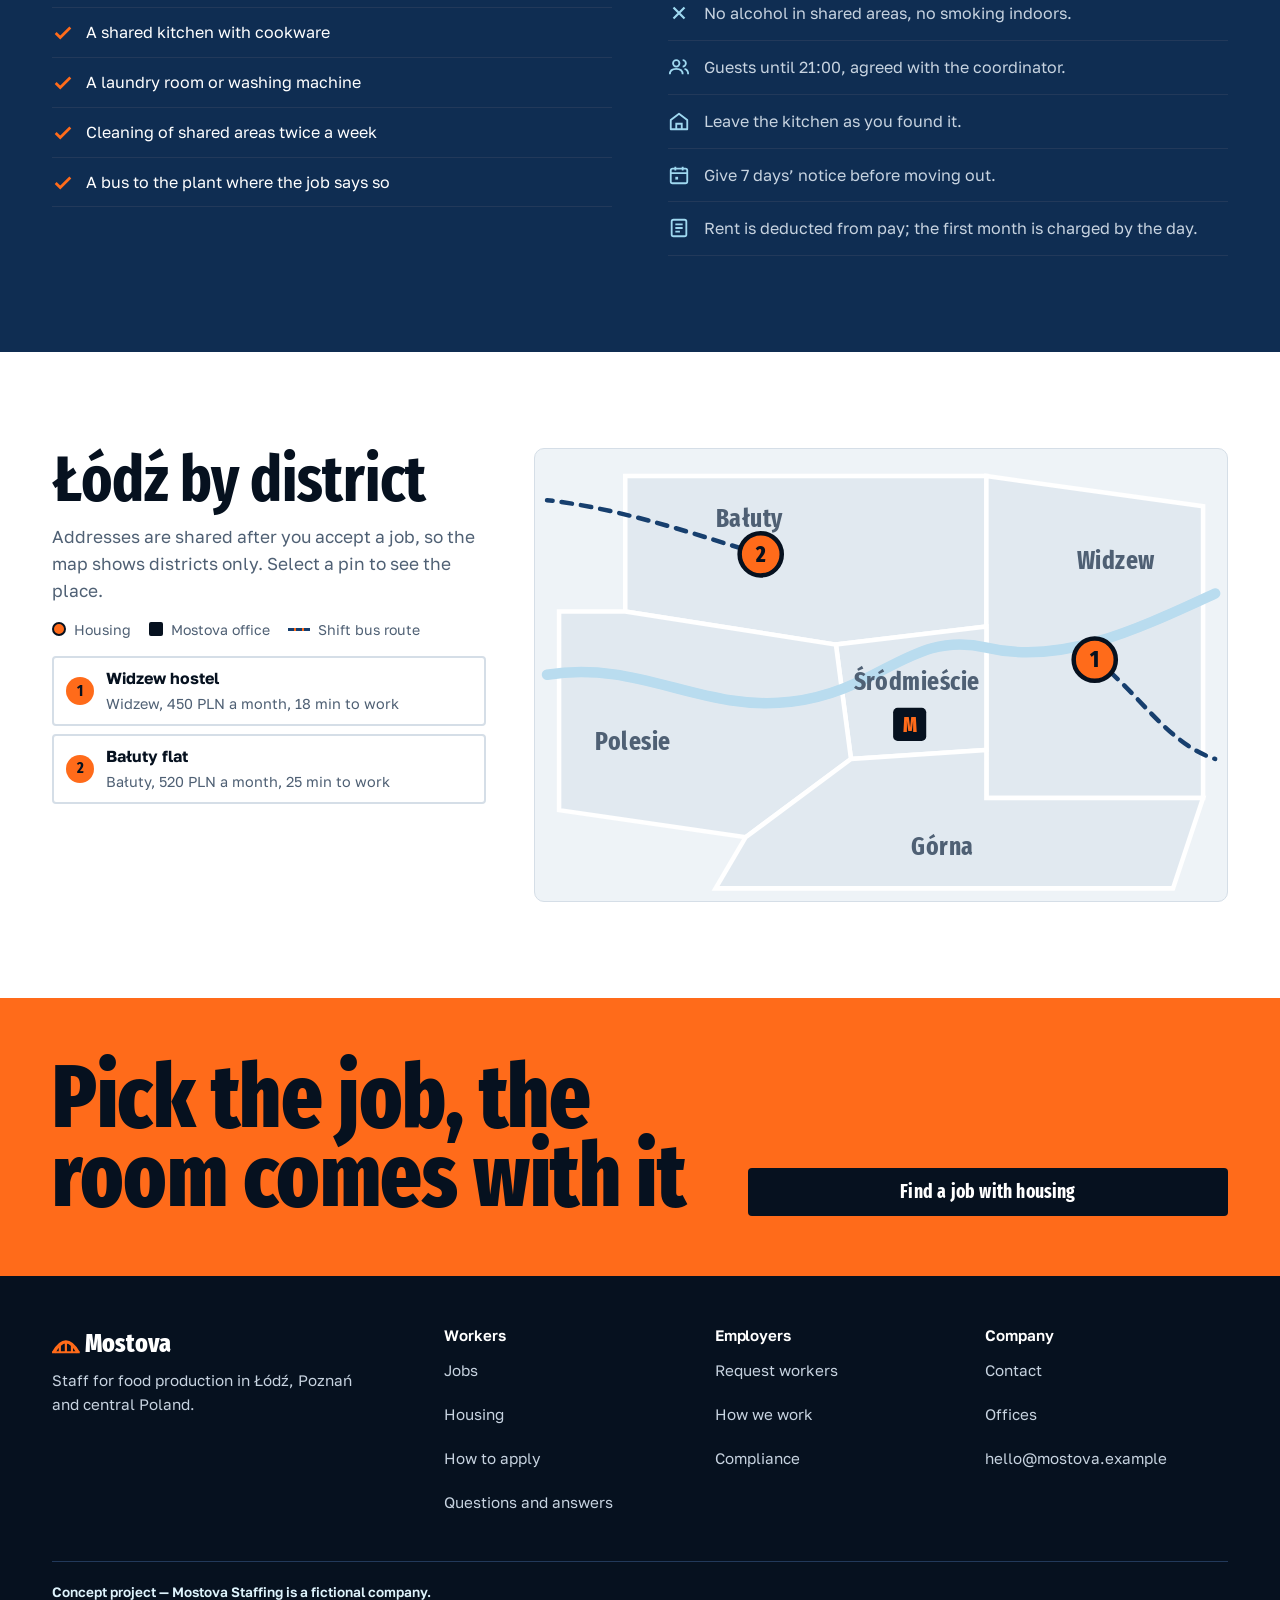
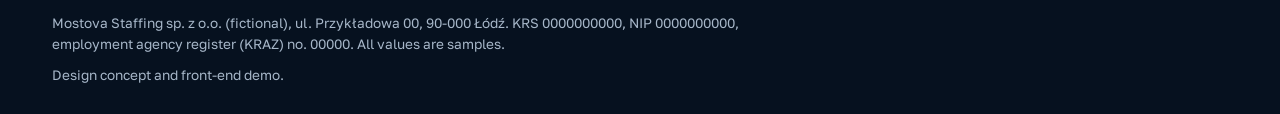
<file: housing.html>
<!doctype html>
<html lang="en">
<head>
<meta charset="utf-8">
<meta name="viewport" content="width=device-width, initial-scale=1">
<title>Worker housing near the plant — Mostova Staffing</title>
<meta name="description" content="Checked hostels and flats 8–25 minutes from work, from 400 PLN a month, deducted from pay. Concept project.">
<meta name="theme-color" content="#06111f">
<link rel="icon" href="assets/favicon.svg" type="image/svg+xml">
<link rel="canonical" href="https://stacklayer-studio.github.io/mostova-concept/housing.html">
<meta property="og:type" content="website">
<meta property="og:site_name" content="Mostova Staffing (concept)">
<meta property="og:title" content="Worker housing near the plant — Mostova Staffing">
<meta property="og:description" content="Checked hostels and flats 8–25 minutes from work, from 400 PLN a month, deducted from pay. Concept project.">
<meta property="og:url" content="https://stacklayer-studio.github.io/mostova-concept/housing.html">
<meta property="og:image" content="https://stacklayer-studio.github.io/mostova-concept/og.png">
<meta property="og:image:width" content="1200">
<meta property="og:image:height" content="630">
<meta property="og:image:alt" content="Mostova Staffing concept: food production jobs with shift bars and temperature chips">
<meta property="og:locale" content="en_GB">
<meta property="og:locale:alternate" content="uk_UA">
<meta name="twitter:card" content="summary_large_image">
<link rel="preconnect" href="https://fonts.googleapis.com">
<link rel="preconnect" href="https://fonts.gstatic.com" crossorigin>
<link href="https://fonts.googleapis.com/css2?family=Fira+Sans+Extra+Condensed:wght@600;700;800&family=Golos+Text:wght@400;500;600;700&display=swap" rel="stylesheet">
<link rel="stylesheet" href="assets/styles.css">
<script>document.documentElement.classList.add("js");try{var l=localStorage.getItem("mostova.lang");if(l==="uk")document.documentElement.lang="uk"}catch(e){}</script>
<script src="assets/i18n.js" defer></script>
<script src="assets/data.js" defer></script>
<script src="assets/app.js" defer></script>
</head>
<body data-page="housing" data-title="meta.housing.t" data-desc="meta.housing.d">
<a class="skip" href="#main" data-i18n="skip">Skip to content</a>
<p class="concept"><svg viewBox="0 0 24 24" aria-hidden="true"><circle cx="12" cy="12" r="9" fill="none" stroke="currentColor" stroke-width="2"/><path d="M12 11v6M12 7v1.5" stroke="currentColor" stroke-width="2.2"/></svg><span data-i18n="banner">Concept project — Mostova Staffing is a fictional company.</span></p>
<header class="site-header">
  <div class="wrap">
    <a class="brand" href="index.html" data-i18n-attr="aria-label:brand.home" aria-label="Mostova Staffing, home"><svg viewBox="0 0 150 34" aria-hidden="true"><path d="M2 28 Q16 4 30 28" fill="none" stroke="#ff6b1a" stroke-width="4"/><path d="M0 28h32M9 28v-8M16 28v-11M23 28v-8" stroke="#ff6b1a" stroke-width="2.5"/><text x="38" y="28" fill="#fff" font-family="Fira Sans Extra Condensed, Arial Narrow, sans-serif" font-weight="800" font-size="30">Mostova</text></svg></a>
    <nav class="nav" data-i18n-attr="aria-label:nav.main" aria-label="Main">
      <a href="jobs.html" data-i18n="nav.jobs">Jobs</a>
      <a href="employers.html" data-i18n="nav.employers">For employers</a>
      <a href="housing.html" data-i18n="nav.housing" aria-current="page">Housing</a>
      <a href="contact.html" data-i18n="nav.contact">Contact</a>
    </nav>
    <div class="header-end">
      <div class="lang" role="group" data-i18n-attr="aria-label:lang.label" aria-label="Language">
        <button type="button" lang="pl" aria-disabled="true" data-i18n-attr="data-tip:lang.soon" data-tip="Coming soon">PL<span class="sr"> <span data-i18n="lang.soon">Coming soon</span></span></button>
        <button type="button" lang="uk" data-lang="uk" aria-pressed="false">UA<span class="sr"> Українська</span></button>
        <button type="button" lang="ru" aria-disabled="true" data-i18n-attr="data-tip:lang.soon" data-tip="Coming soon">RU<span class="sr"> <span data-i18n="lang.soon">Coming soon</span></span></button>
        <button type="button" lang="en" data-lang="en" aria-pressed="true">EN<span class="sr"> English</span></button>
      </div>
      <a class="btn btn-orange btn-sm header-cta" href="employers.html#request" data-i18n="nav.request">Request workers</a>
      <button class="menu-btn" type="button" aria-expanded="false" aria-controls="mobile-nav" data-i18n-attr="aria-label:nav.menu" aria-label="Menu">
        <svg width="22" height="22" viewBox="0 0 22 22" aria-hidden="true"><path class="l1" d="M3 6h16" stroke="currentColor" stroke-width="2"/><path class="l2" d="M3 11h16" stroke="currentColor" stroke-width="2"/><path class="l3" d="M3 16h16" stroke="currentColor" stroke-width="2"/></svg>
      </button>
    </div>
  </div>
  <nav class="mobile-nav" id="mobile-nav" data-i18n-attr="aria-label:nav.menu" aria-label="Menu"><div>
    <a href="index.html" data-i18n="nav.home">Home</a>
    <a href="jobs.html" data-i18n="nav.jobs">Jobs</a>
      <a href="employers.html" data-i18n="nav.employers">For employers</a>
      <a href="housing.html" data-i18n="nav.housing" aria-current="page">Housing</a>
      <a href="contact.html" data-i18n="nav.contact">Contact</a>
    <a class="btn btn-orange" href="employers.html#request" data-i18n="nav.request">Request workers</a>
  </div></nav>
</header>
<main id="main">

  <section class="page-head" aria-labelledby="hs-h">
    <div class="wrap head-split">
      <div>
        <ol class="crumbs" data-i18n-attr="aria-label:job.crumb" aria-label="Breadcrumb"><li><a href="index.html" data-i18n="nav.home">Home</a></li><li aria-current="page" data-i18n="nav.housing">Housing</li></ol>
        <h1 data-i18n="hs.h" id="hs-h">Rooms near the plant, ready when you arrive</h1>
        <p data-i18n="hs.lead" class="lead">Checked hostels, flats and guest houses in every city we hire for. Rent is deducted from pay, so you pay nothing upfront.</p>
        <div class="hs-stats">
          <div><b data-count="400">400</b><span data-i18n="hs.stat1">PLN a month, the lowest rent</span></div>
          <div><b data-count="25">25</b><span data-i18n="hs.stat2">minutes to work, at most</span></div>
          <div><b data-count="3">3</b><span data-i18n="hs.stat3">people per room, at most</span></div>
        </div>
      </div>
      <div class="iso-wrap" data-iso="3" data-iso-warm="1" data-iso-label="hs.aria"></div>
    </div>
  </section>

  <section class="sec" aria-labelledby="list-h">
    <div class="wrap">
      <div class="sec-head-row">
        <div class="sec-head"><h2 data-i18n="hs.list.h" id="list-h">Where you can live</h2><p id="hsCount" aria-live="polite"></p></div>
      </div>
      <div class="city-tabs" id="cityTabs" role="group" data-i18n-attr="aria-label:hs.filter" aria-label="Filter housing by city"></div>
      <div class="house-grid" id="houseGrid"></div>
    </div>
  </section>

  <section class="sec navy on-dark" aria-labelledby="inc-h">
    <div class="wrap two-lists">
      <div><h2 data-i18n="hs.inc.h" id="inc-h">What the rent covers</h2>
        <ul class="checks"><li><svg viewBox="0 0 24 24" aria-hidden="true"><path d="M4 12l5 5L20 6" fill="none" stroke="currentColor" stroke-width="3"/></svg><span data-i18n="hs.inc1">A bed, bedding and a locker with a key</span></li><li><svg viewBox="0 0 24 24" aria-hidden="true"><path d="M4 12l5 5L20 6" fill="none" stroke="currentColor" stroke-width="3"/></svg><span data-i18n="hs.inc2">Electricity, heating, water and Wi-Fi</span></li><li><svg viewBox="0 0 24 24" aria-hidden="true"><path d="M4 12l5 5L20 6" fill="none" stroke="currentColor" stroke-width="3"/></svg><span data-i18n="hs.inc3">A shared kitchen with cookware</span></li><li><svg viewBox="0 0 24 24" aria-hidden="true"><path d="M4 12l5 5L20 6" fill="none" stroke="currentColor" stroke-width="3"/></svg><span data-i18n="hs.inc4">A laundry room or washing machine</span></li><li><svg viewBox="0 0 24 24" aria-hidden="true"><path d="M4 12l5 5L20 6" fill="none" stroke="currentColor" stroke-width="3"/></svg><span data-i18n="hs.inc5">Cleaning of shared areas twice a week</span></li><li><svg viewBox="0 0 24 24" aria-hidden="true"><path d="M4 12l5 5L20 6" fill="none" stroke="currentColor" stroke-width="3"/></svg><span data-i18n="hs.inc6">A bus to the plant where the job says so</span></li></ul></div>
      <div><h2 data-i18n="hs.rules.h">House rules</h2>
        <ul class="rules"><li><svg viewBox="0 0 24 24" aria-hidden="true"><path d="M20 14.5A8 8 0 019.5 4 8 8 0 1020 14.5z" fill="none" stroke="currentColor" stroke-width="2" stroke-linejoin="round"/></svg><span data-i18n="hs.rule1">Quiet hours 22:00–06:00, and quiet in the day too: night-shift neighbours sleep.</span></li><li><svg viewBox="0 0 24 24" aria-hidden="true"><path d="M6 6l12 12M18 6L6 18" stroke="currentColor" stroke-width="2.4"/></svg><span data-i18n="hs.rule2">No alcohol in shared areas, no smoking indoors.</span></li><li><svg viewBox="0 0 24 24" aria-hidden="true"><circle cx="9" cy="8" r="3.5" fill="none" stroke="currentColor" stroke-width="2"/><path d="M2 20c0-4 3-6 7-6s7 2 7 6M16 4.5a3.5 3.5 0 010 7M18 14c2.5.5 4 2.5 4 6" fill="none" stroke="currentColor" stroke-width="2"/></svg><span data-i18n="hs.rule3">Guests until 21:00, agreed with the coordinator.</span></li><li><svg viewBox="0 0 24 24" aria-hidden="true"><path d="M3 11l9-7 9 7v10H3z" fill="none" stroke="currentColor" stroke-width="2" stroke-linejoin="round"/><path d="M9 21v-6h6v6" fill="none" stroke="currentColor" stroke-width="2"/></svg><span data-i18n="hs.rule4">Leave the kitchen as you found it.</span></li><li><svg viewBox="0 0 24 24" aria-hidden="true"><rect x="3" y="5" width="18" height="16" rx="2" fill="none" stroke="currentColor" stroke-width="2"/><path d="M3 10h18M8 3v4M16 3v4" stroke="currentColor" stroke-width="2"/><path d="M8 14h3v3H8z" fill="currentColor"/></svg><span data-i18n="hs.rule5">Give 7 days’ notice before moving out.</span></li><li><svg viewBox="0 0 24 24" aria-hidden="true"><rect x="4" y="3" width="16" height="18" rx="2" fill="none" stroke="currentColor" stroke-width="2"/><path d="M8 8h8M8 12h8M8 16h5" stroke="currentColor" stroke-width="2"/></svg><span data-i18n="hs.rule6">Rent is deducted from pay; the first month is charged by the day.</span></li></ul></div>
    </div>
  </section>

  <section class="sec" aria-labelledby="map-h">
    <div class="wrap map-wrap">
      <div>
        <div class="sec-head" style="margin-bottom:0"><h2 data-i18n="hs.map.h" id="map-h">Łódź by district</h2><p data-i18n="hs.map.p">Addresses are shared after you accept a job, so the map shows districts only. Select a pin to see the place.</p></div>
        <div class="legend"><span><i></i><span data-i18n="hs.map.house">Housing</span></span><span><i class="o"></i><span data-i18n="hs.map.office">Mostova office</span></span><span><i class="r"></i><span data-i18n="hs.map.route">Shift bus route</span></span></div>
        <div class="map-list" id="mapList"></div>
      </div>
      <div class="dmap">
        <svg viewBox="0 0 460 300" role="img" data-i18n-attr="aria-label:hs.map.aria" aria-label="Schematic map of Łódź districts with two housing places, the Mostova office and shift bus routes">
          <g>
            <path class="d" data-d="Bałuty" d="M60 18H300V118L200 130L60 108Z"/>
            <path class="d" data-d="Widzew" d="M300 18L444 38V232H300V200V118Z"/>
            <path class="d" data-d="Śródmieście" d="M200 130L300 118V200L210 206Z"/>
            <path class="d" data-d="Polesie" d="M16 108H60L200 130L210 206L140 258L16 240Z"/>
            <path class="d" data-d="Górna" d="M140 258L210 206L300 200V232H444L424 292H120Z"/>
          </g>
          <path class="river" d="M8 150C70 140 110 175 170 168S250 120 300 132 400 120 452 96"/>
          <text class="dl" x="120" y="52">Bałuty</text><text class="dl" x="360" y="80">Widzew</text>
          <text class="dl" x="212" y="160" font-size="13">Śródmieście</text><text class="dl" x="40" y="200">Polesie</text><text class="dl" x="250" y="270">Górna</text>
          <path class="rt" d="M372 140C400 160 420 196 452 206"/>
          <path class="rt" d="M150 70C110 58 60 40 8 34"/>
          <g class="op"><rect x="238" y="172" width="22" height="22" rx="3"/><text x="249" y="188" text-anchor="middle" font-family="Fira Sans Extra Condensed, Arial Narrow, sans-serif" font-weight="800" font-size="14" fill="#ff6b1a">M</text></g>
          <g id="pins"></g>
        </svg>
      </div>
    </div>
  </section>

  <section class="final" aria-labelledby="hcta-h">
    <div class="wrap">
      <h2 data-i18n="hs.cta.h" id="hcta-h">Pick the job, the room comes with it</h2>
      <div class="ctas"><a class="btn btn-ink" href="jobs.html?housing=1" data-i18n="hs.cta">Find a job with housing</a></div>
    </div>
  </section>
</main>
<footer class="site-footer">
  <div class="wrap">
    <div class="foot-grid">
      <div>
        <svg viewBox="0 0 150 34" width="130" aria-hidden="true"><path d="M2 28 Q16 4 30 28" fill="none" stroke="#ff6b1a" stroke-width="4"/><path d="M0 28h32M9 28v-8M16 28v-11M23 28v-8" stroke="#ff6b1a" stroke-width="2.5"/><text x="38" y="28" fill="#fff" font-family="Fira Sans Extra Condensed, Arial Narrow, sans-serif" font-weight="800" font-size="30">Mostova</text></svg>
        <p style="margin-top:12px;max-width:34ch" data-i18n="foot.tag">Staff for food production in Łódź, Poznań and central Poland.</p>
      </div>
      <div><h3 data-i18n="foot.workers">Workers</h3><ul><li><a href="jobs.html" data-i18n="nav.jobs">Jobs</a></li><li><a href="housing.html" data-i18n="nav.housing">Housing</a></li><li><a href="index.html#how" data-i18n="foot.apply">How to apply</a></li><li><a href="contact.html#faq" data-i18n="foot.faq">Questions and answers</a></li></ul></div>
      <div><h3 data-i18n="foot.employers">Employers</h3><ul><li><a href="employers.html#request" data-i18n="nav.request">Request workers</a></li><li><a href="employers.html#process" data-i18n="foot.process">How we work</a></li><li><a href="employers.html#compliance" data-i18n="foot.compliance">Compliance</a></li></ul></div>
      <div><h3 data-i18n="foot.company">Company</h3><ul><li><a href="contact.html" data-i18n="nav.contact">Contact</a></li><li><a href="contact.html#offices" data-i18n="foot.offices">Offices</a></li><li><a href="mailto:hello@mostova.example">hello@mostova.example</a></li></ul></div>
    </div>
    <div class="foot-legal">
      <p class="foot-concept" data-i18n="banner">Concept project — Mostova Staffing is a fictional company.</p>
      <p data-i18n="foot.legal">Mostova Staffing sp. z o.o. (fictional), ul. Przykładowa 00, 90-000 Łódź. KRS 0000000000, NIP 0000000000, employment agency register (KRAZ) no. 00000. All values are samples.</p>
      <p data-i18n="foot.made">Design concept and front-end demo.</p>
    </div>
  </div>
</footer>
</body>
</html>
</file>
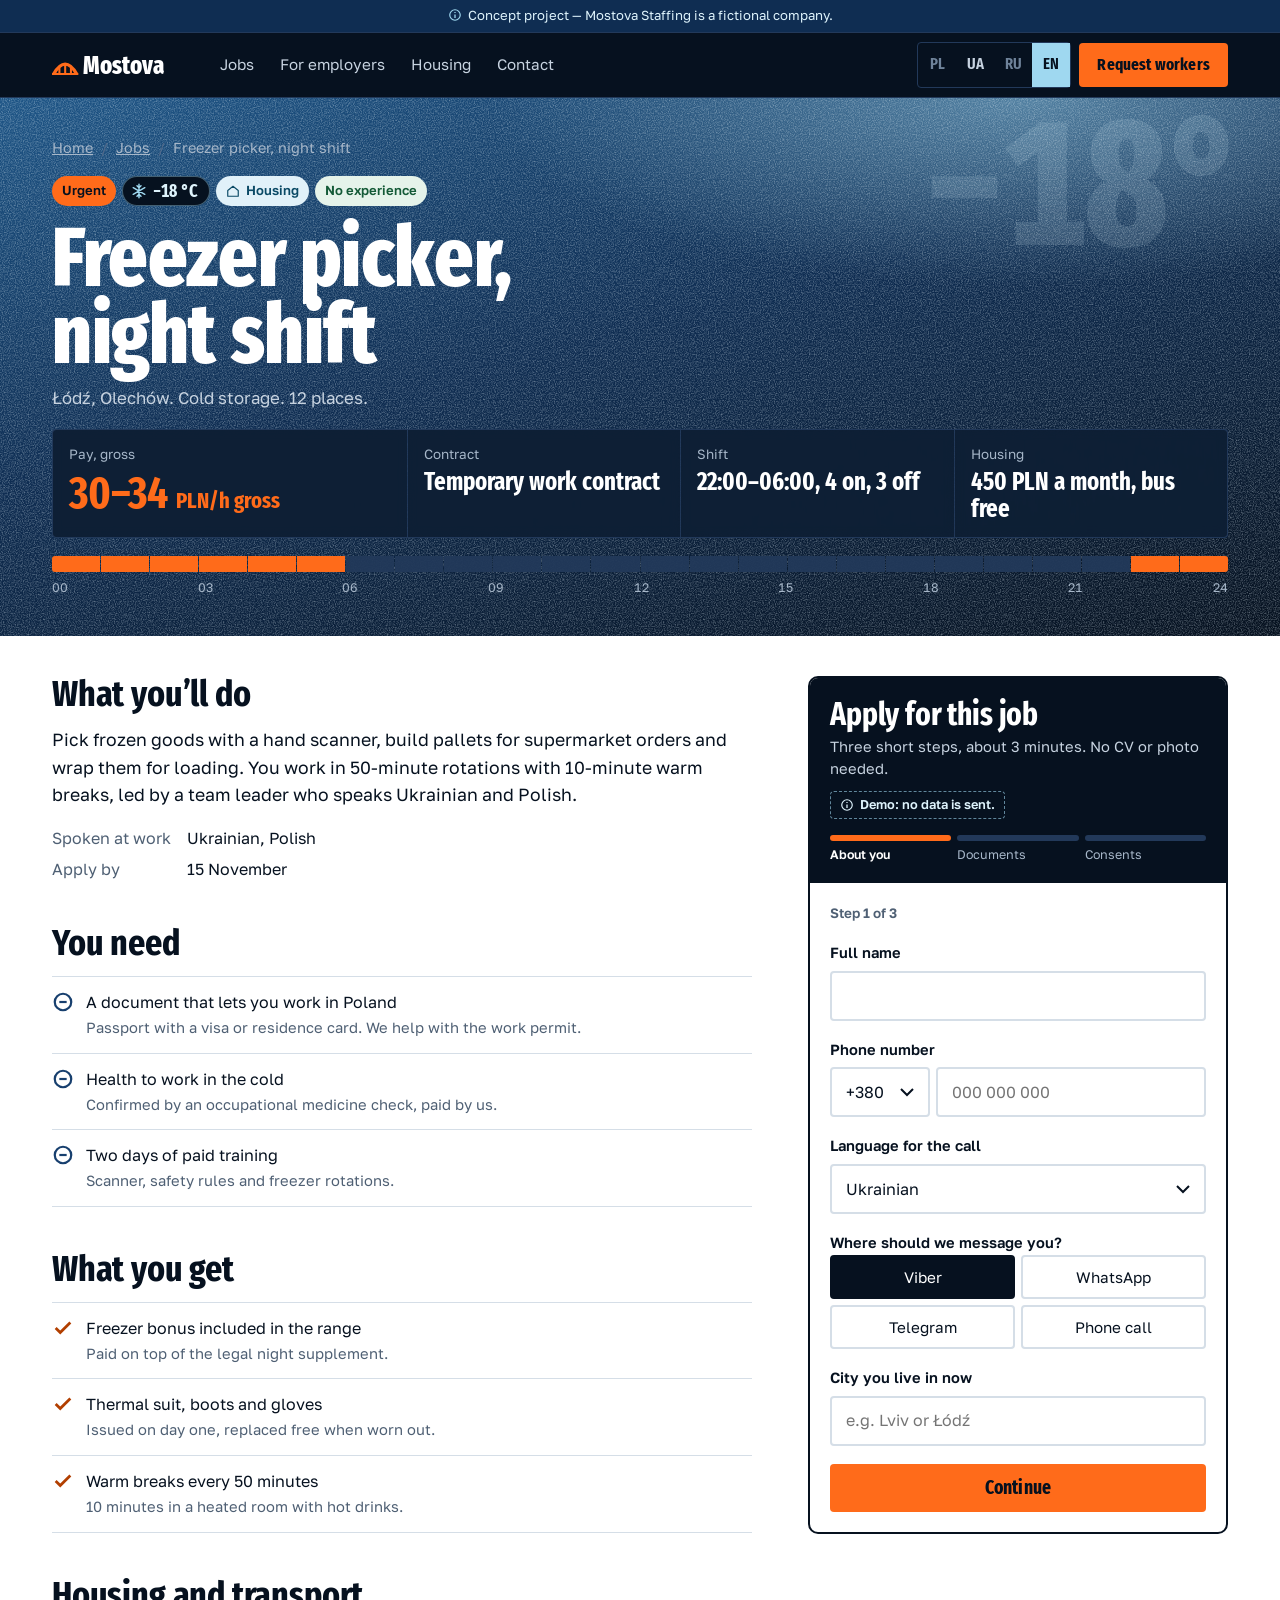
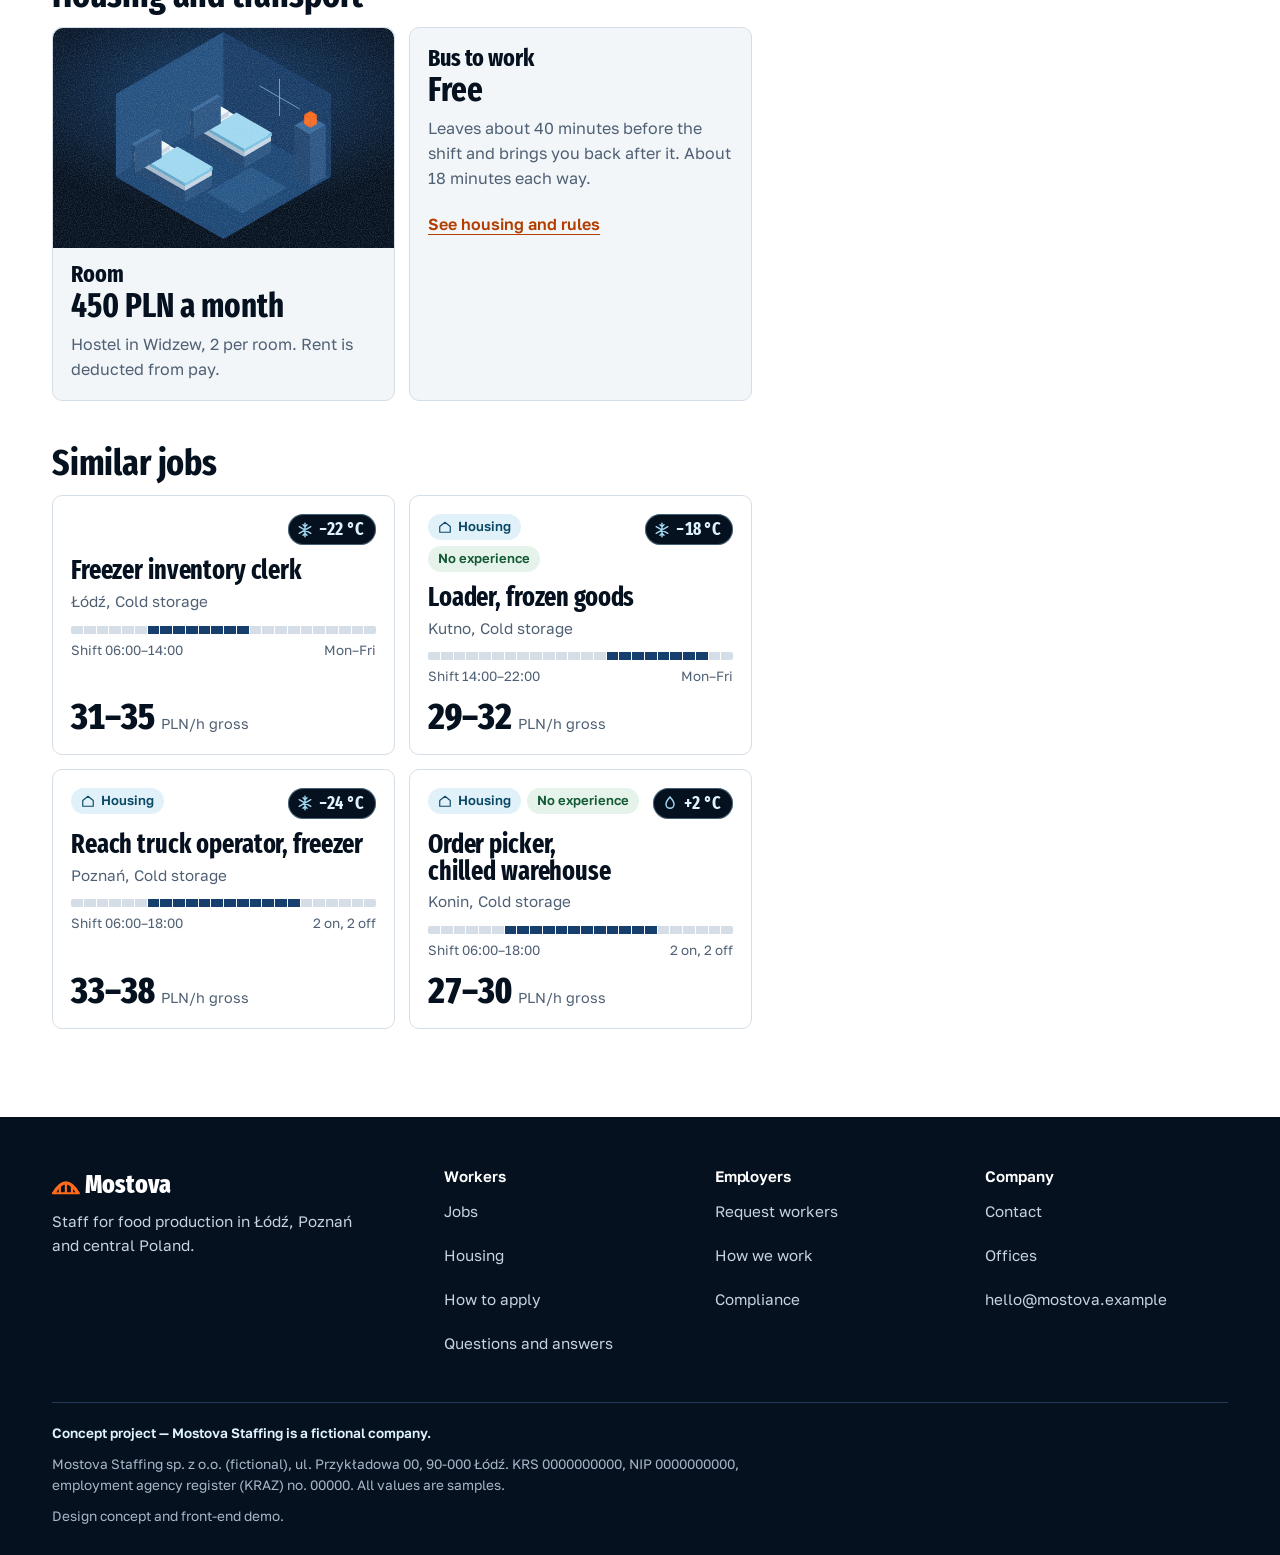
<file: job.html>
<!doctype html>
<html lang="en">
<head>
<meta charset="utf-8">
<meta name="viewport" content="width=device-width, initial-scale=1">
<title>Jobs in food production — Mostova Staffing</title>
<meta name="description" content="Meat, dairy, bakery, cold-storage and packing jobs in central Poland, with shifts, pay and housing on every card. Concept project.">
<meta name="theme-color" content="#06111f">
<link rel="icon" href="assets/favicon.svg" type="image/svg+xml">
<link rel="canonical" href="https://stacklayer-studio.github.io/mostova-concept/job.html">
<meta property="og:type" content="website">
<meta property="og:site_name" content="Mostova Staffing (concept)">
<meta property="og:title" content="Jobs in food production — Mostova Staffing">
<meta property="og:description" content="Meat, dairy, bakery, cold-storage and packing jobs in central Poland, with shifts, pay and housing on every card. Concept project.">
<meta property="og:url" content="https://stacklayer-studio.github.io/mostova-concept/job.html">
<meta property="og:image" content="https://stacklayer-studio.github.io/mostova-concept/og.png">
<meta property="og:image:width" content="1200">
<meta property="og:image:height" content="630">
<meta property="og:image:alt" content="Mostova Staffing concept: food production jobs with shift bars and temperature chips">
<meta property="og:locale" content="en_GB">
<meta property="og:locale:alternate" content="uk_UA">
<meta name="twitter:card" content="summary_large_image">
<link rel="preconnect" href="https://fonts.googleapis.com">
<link rel="preconnect" href="https://fonts.gstatic.com" crossorigin>
<link href="https://fonts.googleapis.com/css2?family=Fira+Sans+Extra+Condensed:wght@600;700;800&family=Golos+Text:wght@400;500;600;700&display=swap" rel="stylesheet">
<link rel="stylesheet" href="assets/styles.css">
<script>document.documentElement.classList.add("js");try{var l=localStorage.getItem("mostova.lang");if(l==="uk")document.documentElement.lang="uk"}catch(e){}</script>
<script src="assets/i18n.js" defer></script>
<script src="assets/data.js" defer></script>
<script src="assets/app.js" defer></script>
</head>
<body data-page="job" data-title="meta.jobs.t" data-desc="meta.jobs.d" class="has-bar">
<a class="skip" href="#main" data-i18n="skip">Skip to content</a>
<p class="concept"><svg viewBox="0 0 24 24" aria-hidden="true"><circle cx="12" cy="12" r="9" fill="none" stroke="currentColor" stroke-width="2"/><path d="M12 11v6M12 7v1.5" stroke="currentColor" stroke-width="2.2"/></svg><span data-i18n="banner">Concept project — Mostova Staffing is a fictional company.</span></p>
<header class="site-header">
  <div class="wrap">
    <a class="brand" href="index.html" data-i18n-attr="aria-label:brand.home" aria-label="Mostova Staffing, home"><svg viewBox="0 0 150 34" aria-hidden="true"><path d="M2 28 Q16 4 30 28" fill="none" stroke="#ff6b1a" stroke-width="4"/><path d="M0 28h32M9 28v-8M16 28v-11M23 28v-8" stroke="#ff6b1a" stroke-width="2.5"/><text x="38" y="28" fill="#fff" font-family="Fira Sans Extra Condensed, Arial Narrow, sans-serif" font-weight="800" font-size="30">Mostova</text></svg></a>
    <nav class="nav" data-i18n-attr="aria-label:nav.main" aria-label="Main">
      <a href="jobs.html" data-i18n="nav.jobs">Jobs</a>
      <a href="employers.html" data-i18n="nav.employers">For employers</a>
      <a href="housing.html" data-i18n="nav.housing">Housing</a>
      <a href="contact.html" data-i18n="nav.contact">Contact</a>
    </nav>
    <div class="header-end">
      <div class="lang" role="group" data-i18n-attr="aria-label:lang.label" aria-label="Language">
        <button type="button" lang="pl" aria-disabled="true" data-i18n-attr="data-tip:lang.soon" data-tip="Coming soon">PL<span class="sr"> <span data-i18n="lang.soon">Coming soon</span></span></button>
        <button type="button" lang="uk" data-lang="uk" aria-pressed="false">UA<span class="sr"> Українська</span></button>
        <button type="button" lang="ru" aria-disabled="true" data-i18n-attr="data-tip:lang.soon" data-tip="Coming soon">RU<span class="sr"> <span data-i18n="lang.soon">Coming soon</span></span></button>
        <button type="button" lang="en" data-lang="en" aria-pressed="true">EN<span class="sr"> English</span></button>
      </div>
      <a class="btn btn-orange btn-sm header-cta" href="employers.html#request" data-i18n="nav.request">Request workers</a>
      <button class="menu-btn" type="button" aria-expanded="false" aria-controls="mobile-nav" data-i18n-attr="aria-label:nav.menu" aria-label="Menu">
        <svg width="22" height="22" viewBox="0 0 22 22" aria-hidden="true"><path class="l1" d="M3 6h16" stroke="currentColor" stroke-width="2"/><path class="l2" d="M3 11h16" stroke="currentColor" stroke-width="2"/><path class="l3" d="M3 16h16" stroke="currentColor" stroke-width="2"/></svg>
      </button>
    </div>
  </div>
  <nav class="mobile-nav" id="mobile-nav" data-i18n-attr="aria-label:nav.menu" aria-label="Menu"><div>
    <a href="index.html" data-i18n="nav.home">Home</a>
    <a href="jobs.html" data-i18n="nav.jobs">Jobs</a>
      <a href="employers.html" data-i18n="nav.employers">For employers</a>
      <a href="housing.html" data-i18n="nav.housing">Housing</a>
      <a href="contact.html" data-i18n="nav.contact">Contact</a>
    <a class="btn btn-orange" href="employers.html#request" data-i18n="nav.request">Request workers</a>
  </div></nav>
</header>
<main id="main">

  <section class="jd-head" id="jdHead" aria-labelledby="role-h"></section>
  <div class="wrap jd-layout">
    <div class="jd-main" id="jdMain"></div>
    <aside class="apply-card" id="apply" aria-labelledby="apply-h">
      <header>
        <h2 id="apply-h" data-i18n="ap.h">Apply for this job</h2>
        <p data-i18n="ap.p" id="apIntro">Three short steps, about 3 minutes. No CV or photo needed.</p>
        <span class="demo-tag"><svg width="14" height="14" viewBox="0 0 24 24" aria-hidden="true"><circle cx="12" cy="12" r="9" fill="none" stroke="currentColor" stroke-width="2"/><path d="M12 11v6M12 7v1.5" stroke="currentColor" stroke-width="2.2"/></svg><span data-i18n="ap.demo">Demo: no data is sent.</span></span>
        <ol class="progress" id="apProgress" data-i18n-attr="aria-label:ap.progress" aria-label="Application progress">
          <li aria-current="step" data-i18n="ap.s1">About you</li><li data-i18n="ap.s2">Documents</li><li data-i18n="ap.s3">Consents</li>
        </ol>
      </header>
      <form class="flow" id="applyForm" novalidate>
        <p class="step-meta" id="apMeta" aria-live="polite">Step 1 of 3</p>
        <div class="err-sum" id="apErr" role="alert"></div>
        <div class="stepper-step" data-step="1">
          <div class="field" data-field="name"><label for="a-name" data-i18n="ap.name">Full name</label><input class="input" id="a-name" name="name" autocomplete="name" required aria-describedby="e-name"><p class="err" id="e-name"></p></div>
          <div class="field" data-field="phone"><label for="a-phone" data-i18n="ap.phone">Phone number</label>
            <div class="phone-row"><select class="select" id="a-code" name="code" data-i18n-attr="aria-label:ap.code" aria-label="Country code"><option>+48</option><option selected>+380</option><option>+373</option><option>+57</option><option>+995</option></select>
            <input class="input" id="a-phone" name="phone" type="tel" inputmode="tel" autocomplete="tel-national" required aria-describedby="e-phone" placeholder="000 000 000"></div><p class="err" id="e-phone"></p></div>
          <div class="field"><label for="a-lang" data-i18n="ap.calllang">Language for the call</label>
            <select class="select" id="a-lang" name="calllang"><option value="uk" data-i18n="lang.uk">Ukrainian</option><option value="pl" data-i18n="lang.pl">Polish</option><option value="ru" data-i18n="lang.ru">Russian</option><option value="en" data-i18n="lang.en">English</option></select></div>
          <fieldset class="field"><legend class="lbl" data-i18n="ap.msgr">Where should we message you?</legend>
            <div class="seg grid2">
              <label><input type="radio" name="msgr" value="Viber" checked>Viber</label>
              <label><input type="radio" name="msgr" value="WhatsApp">WhatsApp</label>
              <label><input type="radio" name="msgr" value="Telegram">Telegram</label>
              <label><input type="radio" name="msgr" value="call"><span data-i18n="ap.call">Phone call</span></label>
            </div></fieldset>
          <div class="field"><label for="a-city" data-i18n="ap.city">City you live in now</label><input class="input" id="a-city" name="city" autocomplete="address-level2" data-i18n-attr="placeholder:ap.cityph" placeholder="e.g. Lviv or Łódź"></div>
        </div>
        <div class="stepper-step" data-step="2" hidden>
          <p data-i18n="ap.why" class="why">We ask so the recruiter can offer jobs you can legally start. We never ask for document numbers here.</p>
          <fieldset class="field" data-field="passport" aria-describedby="e-passport"><legend class="lbl" data-i18n="ap.passport">Do you have a valid passport?</legend><div class="seg grid2" role="radiogroup">
            <label><input type="radio" name="passport" value="yes"><span data-i18n="ap.yes">Yes</span></label>
            <label><input type="radio" name="passport" value="no"><span data-i18n="ap.no">No</span></label>
            
          </div><p class="err" id="e-passport"></p></fieldset>
          <fieldset class="field" data-field="permit" aria-describedby="e-permit"><legend class="lbl" data-i18n="ap.permit">Do you have a visa, residence card or other right to work in Poland?</legend><div class="seg grid3" role="radiogroup">
            <label><input type="radio" name="permit" value="yes"><span data-i18n="ap.yes">Yes</span></label>
            <label><input type="radio" name="permit" value="no"><span data-i18n="ap.no">No</span></label>
            <label><input type="radio" name="permit" value="progress"><span data-i18n="ap.progressv">In progress</span></label>
          </div><p class="err" id="e-permit"></p></fieldset>
          <fieldset class="field" data-field="pesel" aria-describedby="e-pesel"><legend class="lbl" data-i18n="ap.pesel">Do you have a PESEL number?</legend><div class="seg grid2" role="radiogroup">
            <label><input type="radio" name="pesel" value="yes"><span data-i18n="ap.yes">Yes</span></label>
            <label><input type="radio" name="pesel" value="no"><span data-i18n="ap.no">No</span></label>
            
          </div><p class="err" id="e-pesel"></p></fieldset>
          <fieldset class="field" data-field="exp" aria-describedby="e-exp"><legend class="lbl" data-i18n="ap.exp">Experience in food production</legend>
            <div class="seg grid3"><label><input type="radio" name="exp" value="none"><span data-i18n="ap.exp.none">None</span></label><label><input type="radio" name="exp" value="lt1"><span data-i18n="ap.exp.lt1">Less than a year</span></label><label><input type="radio" name="exp" value="gt1"><span data-i18n="ap.exp.gt1">A year or more</span></label></div><p class="err" id="e-exp"></p></fieldset>
          <div class="field" data-field="start"><label for="a-start" data-i18n="ap.start">Earliest start date</label><input class="input" id="a-start" name="start" type="date" required aria-describedby="e-start"><p class="err" id="e-start"></p></div>
        </div>
        <div class="stepper-step" data-step="3" hidden>
          <div class="field" data-field="cv"><label for="a-cv" data-i18n="ap.cv">CV (optional)</label>
            <div class="file"><input id="a-cv" name="cv" type="file" accept=".pdf,.doc,.docx,.jpg,.jpeg" aria-describedby="h-cv e-cv"></div>
            <p data-i18n="ap.cvhint" class="hint" id="h-cv">PDF, DOC, DOCX or JPG, up to 5 MB. In this demo the file stays on your device.</p><p class="err" id="e-cv"></p></div>
          <div class="field" data-field="c1">
            <label class="check"><input type="checkbox" name="c1" required aria-describedby="e-c1"><span><span data-i18n="ap.c1">I agree to Mostova Staffing processing my details for this recruitment.</span><small data-i18n="ap.c1r">Required</small></span></label>
            <p class="err" id="e-c1"></p></div>
          <label class="check"><input type="checkbox" name="c2"><span><span data-i18n="ap.c2">Keep my application for future offers for 12 months.</span><small data-i18n="ap.c2o">Optional</small></span></label>
        </div>
        <div class="stepper-step" data-step="4" hidden><div class="review" id="apReview"></div></div>
        <div class="flow-nav">
          <button class="btn btn-quiet" type="button" id="apBack" hidden data-i18n="ap.back">Back</button>
          <button class="btn btn-orange" type="submit" id="apNext" data-i18n="ap.next">Continue</button>
        </div>
      </form>
      <div class="success" id="apOk" hidden tabindex="-1">
        <div class="tick"><svg viewBox="0 0 24 24" aria-hidden="true"><path d="M4 12l5 5L20 6" fill="none" stroke="currentColor" stroke-width="3"/></svg></div>
        <h3 data-i18n="ap.ok.h">Application sent</h3>
        <p id="apOkText"></p>
        <span class="demo-tag light"><svg width="14" height="14" viewBox="0 0 24 24" aria-hidden="true"><circle cx="12" cy="12" r="9" fill="none" stroke="currentColor" stroke-width="2"/><path d="M12 11v6M12 7v1.5" stroke="currentColor" stroke-width="2.2"/></svg><span data-i18n="ap.ok.demo">Demo: nothing left this page. On the real site the application goes to the recruiter inbox.</span></span>
        <a class="btn btn-ink" href="jobs.html" data-i18n="ap.ok.more">Find more jobs</a>
      </div>
      <div class="closed-side" id="apClosed" hidden>
        <p data-i18n="job.closed.side">Applications for this job are closed. Similar open jobs are listed below.</p>
        <a class="btn btn-orange" href="#similar" data-i18n="job.closed.cta">See similar jobs</a>
      </div>
    </aside>
  </div>
  <div class="apply-bar" id="applyBar" role="region" data-i18n-attr="aria-label:ap.bar" aria-label="Apply now">
    <div class="meta"><b id="barPay"></b><span id="barMeta"></span></div>
    <a class="btn btn-orange" href="#apply" data-i18n="ap.bar">Apply now</a>
  </div>
</main>
<footer class="site-footer">
  <div class="wrap">
    <div class="foot-grid">
      <div>
        <svg viewBox="0 0 150 34" width="130" aria-hidden="true"><path d="M2 28 Q16 4 30 28" fill="none" stroke="#ff6b1a" stroke-width="4"/><path d="M0 28h32M9 28v-8M16 28v-11M23 28v-8" stroke="#ff6b1a" stroke-width="2.5"/><text x="38" y="28" fill="#fff" font-family="Fira Sans Extra Condensed, Arial Narrow, sans-serif" font-weight="800" font-size="30">Mostova</text></svg>
        <p style="margin-top:12px;max-width:34ch" data-i18n="foot.tag">Staff for food production in Łódź, Poznań and central Poland.</p>
      </div>
      <div><h3 data-i18n="foot.workers">Workers</h3><ul><li><a href="jobs.html" data-i18n="nav.jobs">Jobs</a></li><li><a href="housing.html" data-i18n="nav.housing">Housing</a></li><li><a href="index.html#how" data-i18n="foot.apply">How to apply</a></li><li><a href="contact.html#faq" data-i18n="foot.faq">Questions and answers</a></li></ul></div>
      <div><h3 data-i18n="foot.employers">Employers</h3><ul><li><a href="employers.html#request" data-i18n="nav.request">Request workers</a></li><li><a href="employers.html#process" data-i18n="foot.process">How we work</a></li><li><a href="employers.html#compliance" data-i18n="foot.compliance">Compliance</a></li></ul></div>
      <div><h3 data-i18n="foot.company">Company</h3><ul><li><a href="contact.html" data-i18n="nav.contact">Contact</a></li><li><a href="contact.html#offices" data-i18n="foot.offices">Offices</a></li><li><a href="mailto:hello@mostova.example">hello@mostova.example</a></li></ul></div>
    </div>
    <div class="foot-legal">
      <p class="foot-concept" data-i18n="banner">Concept project — Mostova Staffing is a fictional company.</p>
      <p data-i18n="foot.legal">Mostova Staffing sp. z o.o. (fictional), ul. Przykładowa 00, 90-000 Łódź. KRS 0000000000, NIP 0000000000, employment agency register (KRAZ) no. 00000. All values are samples.</p>
      <p data-i18n="foot.made">Design concept and front-end demo.</p>
    </div>
  </div>
</footer>
</body>
</html>
</file>
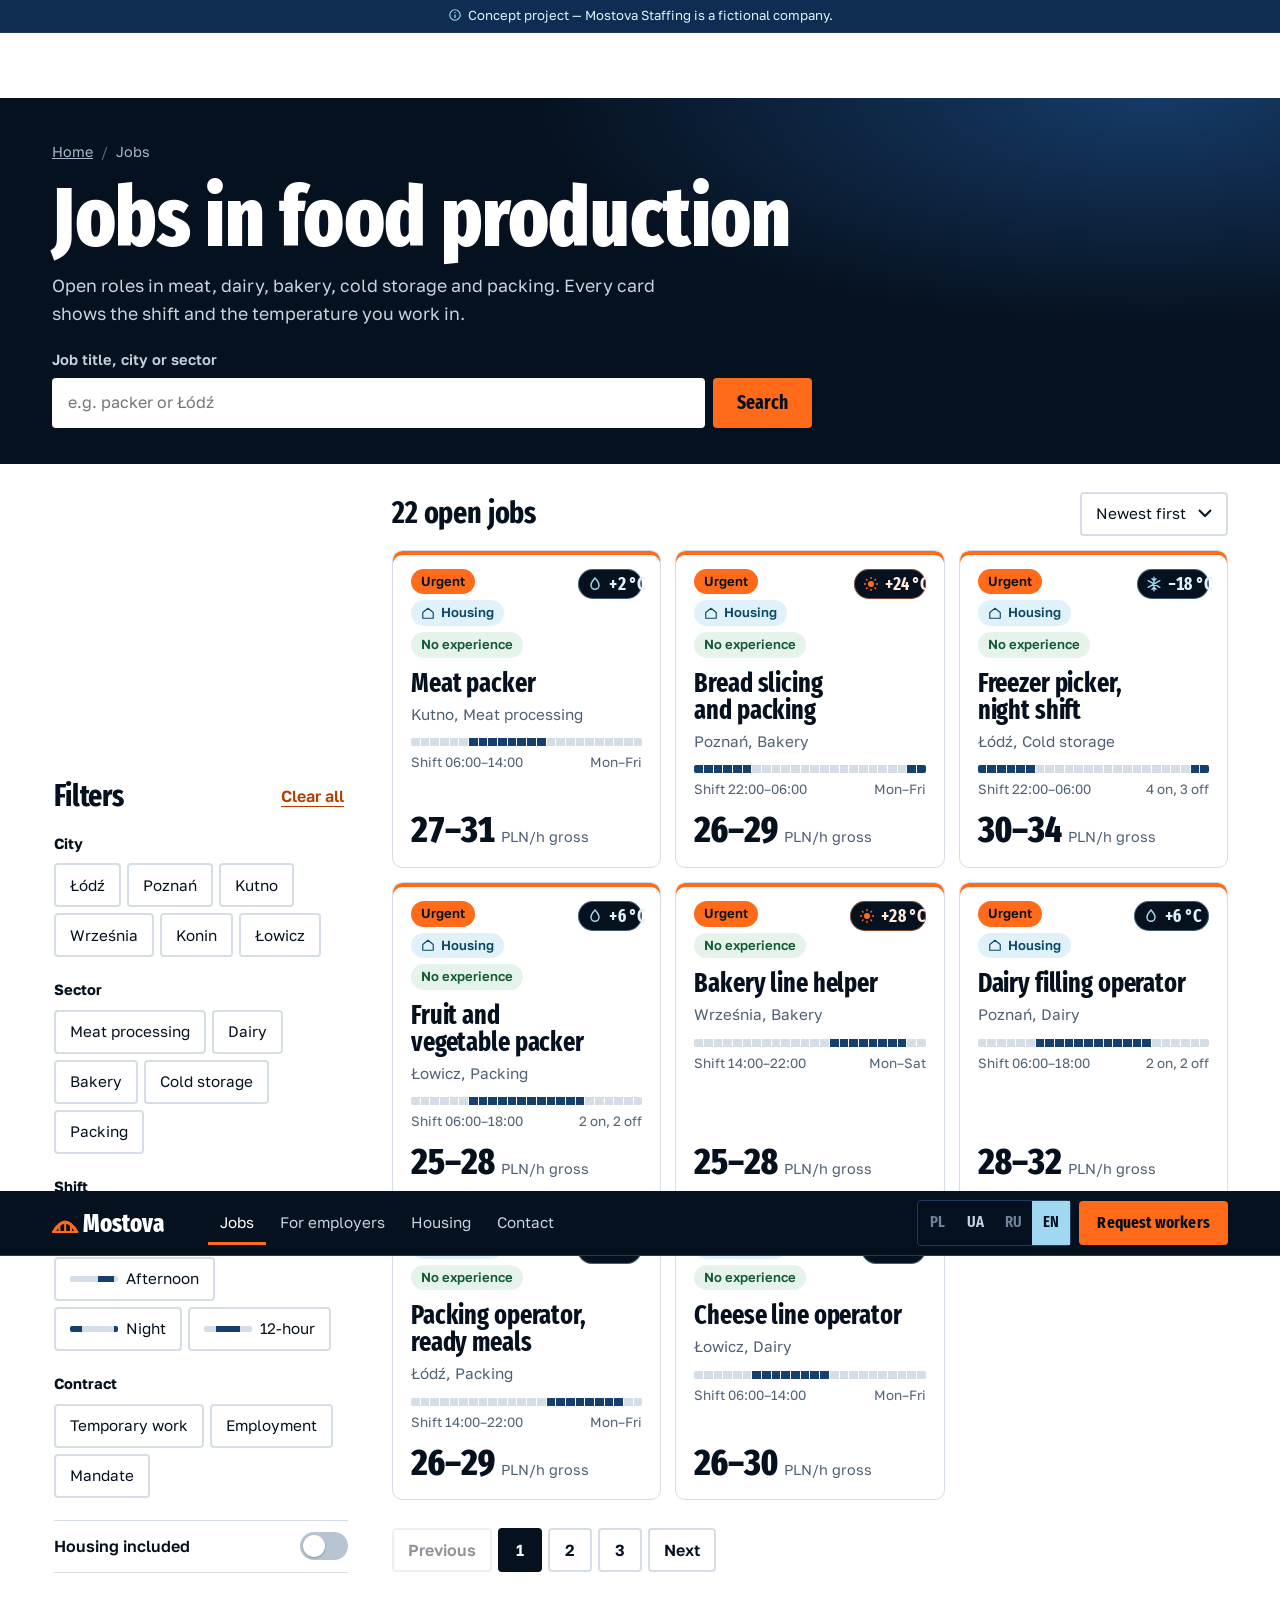
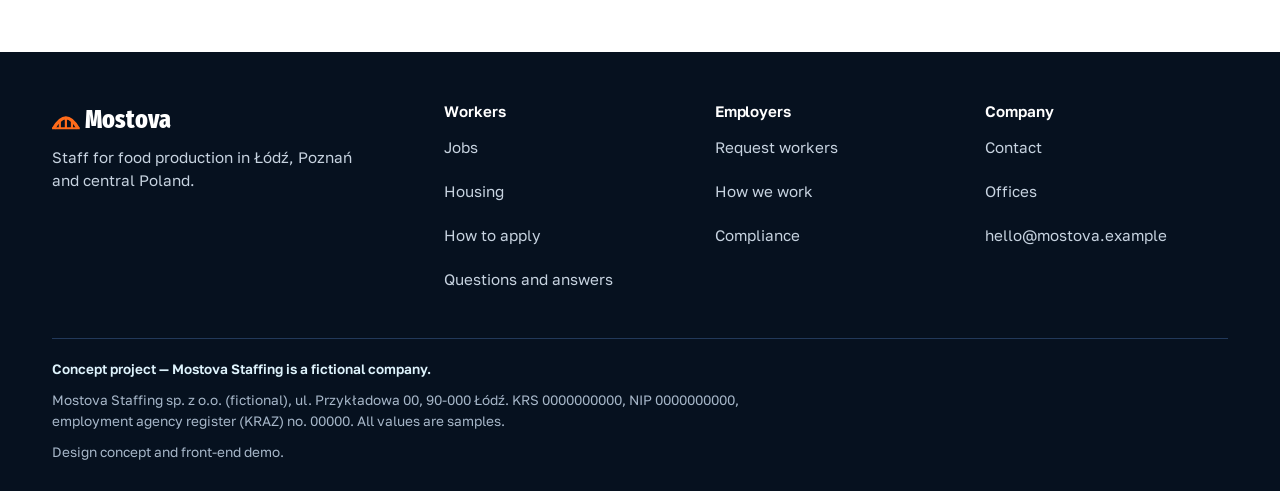
<file: jobs.html>
<!doctype html>
<html lang="en">
<head>
<meta charset="utf-8">
<meta name="viewport" content="width=device-width, initial-scale=1">
<title>Jobs in food production — Mostova Staffing</title>
<meta name="description" content="Meat, dairy, bakery, cold-storage and packing jobs in central Poland, with shifts, pay and housing on every card. Concept project.">
<meta name="theme-color" content="#06111f">
<link rel="icon" href="assets/favicon.svg" type="image/svg+xml">
<link rel="canonical" href="https://stacklayer-studio.github.io/mostova-concept/jobs.html">
<meta property="og:type" content="website">
<meta property="og:site_name" content="Mostova Staffing (concept)">
<meta property="og:title" content="Jobs in food production — Mostova Staffing">
<meta property="og:description" content="Meat, dairy, bakery, cold-storage and packing jobs in central Poland, with shifts, pay and housing on every card. Concept project.">
<meta property="og:url" content="https://stacklayer-studio.github.io/mostova-concept/jobs.html">
<meta property="og:image" content="https://stacklayer-studio.github.io/mostova-concept/og.png">
<meta property="og:image:width" content="1200">
<meta property="og:image:height" content="630">
<meta property="og:image:alt" content="Mostova Staffing concept: food production jobs with shift bars and temperature chips">
<meta property="og:locale" content="en_GB">
<meta property="og:locale:alternate" content="uk_UA">
<meta name="twitter:card" content="summary_large_image">
<link rel="preconnect" href="https://fonts.googleapis.com">
<link rel="preconnect" href="https://fonts.gstatic.com" crossorigin>
<link href="https://fonts.googleapis.com/css2?family=Fira+Sans+Extra+Condensed:wght@600;700;800&family=Golos+Text:wght@400;500;600;700&display=swap" rel="stylesheet">
<link rel="stylesheet" href="assets/styles.css">
<script>document.documentElement.classList.add("js");try{var l=localStorage.getItem("mostova.lang");if(l==="uk")document.documentElement.lang="uk"}catch(e){}</script>
<script src="assets/i18n.js" defer></script>
<script src="assets/data.js" defer></script>
<script src="assets/app.js" defer></script>
</head>
<body data-page="jobs" data-title="meta.jobs.t" data-desc="meta.jobs.d">
<a class="skip" href="#main" data-i18n="skip">Skip to content</a>
<p class="concept"><svg viewBox="0 0 24 24" aria-hidden="true"><circle cx="12" cy="12" r="9" fill="none" stroke="currentColor" stroke-width="2"/><path d="M12 11v6M12 7v1.5" stroke="currentColor" stroke-width="2.2"/></svg><span data-i18n="banner">Concept project — Mostova Staffing is a fictional company.</span></p>
<header class="site-header">
  <div class="wrap">
    <a class="brand" href="index.html" data-i18n-attr="aria-label:brand.home" aria-label="Mostova Staffing, home"><svg viewBox="0 0 150 34" aria-hidden="true"><path d="M2 28 Q16 4 30 28" fill="none" stroke="#ff6b1a" stroke-width="4"/><path d="M0 28h32M9 28v-8M16 28v-11M23 28v-8" stroke="#ff6b1a" stroke-width="2.5"/><text x="38" y="28" fill="#fff" font-family="Fira Sans Extra Condensed, Arial Narrow, sans-serif" font-weight="800" font-size="30">Mostova</text></svg></a>
    <nav class="nav" data-i18n-attr="aria-label:nav.main" aria-label="Main">
      <a href="jobs.html" data-i18n="nav.jobs" aria-current="page">Jobs</a>
      <a href="employers.html" data-i18n="nav.employers">For employers</a>
      <a href="housing.html" data-i18n="nav.housing">Housing</a>
      <a href="contact.html" data-i18n="nav.contact">Contact</a>
    </nav>
    <div class="header-end">
      <div class="lang" role="group" data-i18n-attr="aria-label:lang.label" aria-label="Language">
        <button type="button" lang="pl" aria-disabled="true" data-i18n-attr="data-tip:lang.soon" data-tip="Coming soon">PL<span class="sr"> <span data-i18n="lang.soon">Coming soon</span></span></button>
        <button type="button" lang="uk" data-lang="uk" aria-pressed="false">UA<span class="sr"> Українська</span></button>
        <button type="button" lang="ru" aria-disabled="true" data-i18n-attr="data-tip:lang.soon" data-tip="Coming soon">RU<span class="sr"> <span data-i18n="lang.soon">Coming soon</span></span></button>
        <button type="button" lang="en" data-lang="en" aria-pressed="true">EN<span class="sr"> English</span></button>
      </div>
      <a class="btn btn-orange btn-sm header-cta" href="employers.html#request" data-i18n="nav.request">Request workers</a>
      <button class="menu-btn" type="button" aria-expanded="false" aria-controls="mobile-nav" data-i18n-attr="aria-label:nav.menu" aria-label="Menu">
        <svg width="22" height="22" viewBox="0 0 22 22" aria-hidden="true"><path class="l1" d="M3 6h16" stroke="currentColor" stroke-width="2"/><path class="l2" d="M3 11h16" stroke="currentColor" stroke-width="2"/><path class="l3" d="M3 16h16" stroke="currentColor" stroke-width="2"/></svg>
      </button>
    </div>
  </div>
  <nav class="mobile-nav" id="mobile-nav" data-i18n-attr="aria-label:nav.menu" aria-label="Menu"><div>
    <a href="index.html" data-i18n="nav.home">Home</a>
    <a href="jobs.html" data-i18n="nav.jobs" aria-current="page">Jobs</a>
      <a href="employers.html" data-i18n="nav.employers">For employers</a>
      <a href="housing.html" data-i18n="nav.housing">Housing</a>
      <a href="contact.html" data-i18n="nav.contact">Contact</a>
    <a class="btn btn-orange" href="employers.html#request" data-i18n="nav.request">Request workers</a>
  </div></nav>
</header>
<main id="main">

  <section class="page-head" aria-labelledby="jobs-h">
    <div class="wrap">
      <ol class="crumbs" data-i18n-attr="aria-label:job.crumb" aria-label="Breadcrumb"><li><a href="index.html" data-i18n="nav.home">Home</a></li><li aria-current="page" data-i18n="nav.jobs">Jobs</li></ol>
      <h1 data-i18n="jobs.h" id="jobs-h">Jobs in food production</h1>
      <p data-i18n="jobs.lead" class="lead">Open roles in meat, dairy, bakery, cold storage and packing. Every card shows the shift and the temperature you work in.</p>
      <form class="search" role="search" id="searchForm">
        <div class="field"><label for="q" data-i18n="jobs.q">Job title, city or sector</label><input class="input" id="q" name="q" type="search" autocomplete="off" data-i18n-attr="placeholder:jobs.qph" placeholder="e.g. packer or Łódź"></div>
        <button class="btn btn-orange" type="submit" data-i18n="jobs.search">Search</button>
      </form>
    </div>
  </section>

  <div class="wrap jobs-layout">
    <div class="scrim" data-close-sheet></div>
    <aside class="filters-panel" id="filters" aria-labelledby="filters-h">
      <div class="sheet-head"><h2 id="filters-h" data-i18n="jobs.filters">Filters</h2><button class="icon-btn" type="button" data-close-sheet data-i18n-attr="aria-label:jobs.f.close" aria-label="Close filters"><svg width="22" height="22" viewBox="0 0 24 24" aria-hidden="true"><path d="M6 6l12 12M18 6L6 18" stroke="currentColor" stroke-width="2.4"/></svg></button></div>
      <div class="panel-title"><h2 data-i18n="jobs.filters" aria-hidden="true">Filters</h2><button class="text-btn" type="button" data-clear data-i18n="jobs.f.clear">Clear all</button></div>
      <form class="filters" id="filterForm">
        <fieldset><legend class="lbl" data-i18n="jobs.f.city">City</legend><div class="seg"><label><input type="checkbox" name="city" value="lodz"><span data-city="lodz">Łódź</span></label><label><input type="checkbox" name="city" value="poznan"><span data-city="poznan">Poznań</span></label><label><input type="checkbox" name="city" value="kutno"><span data-city="kutno">Kutno</span></label><label><input type="checkbox" name="city" value="wrzesnia"><span data-city="wrzesnia">Września</span></label><label><input type="checkbox" name="city" value="konin"><span data-city="konin">Konin</span></label><label><input type="checkbox" name="city" value="lowicz"><span data-city="lowicz">Łowicz</span></label></div></fieldset>
        <fieldset><legend class="lbl" data-i18n="jobs.f.sector">Sector</legend><div class="seg"><label><input type="checkbox" name="sector" value="meat"><span data-sector-name="meat">Meat processing</span></label><label><input type="checkbox" name="sector" value="dairy"><span data-sector-name="dairy">Dairy</span></label><label><input type="checkbox" name="sector" value="bakery"><span data-sector-name="bakery">Bakery</span></label><label><input type="checkbox" name="sector" value="cold"><span data-sector-name="cold">Cold storage</span></label><label><input type="checkbox" name="sector" value="packing"><span data-sector-name="packing">Packing</span></label></div></fieldset>
        <fieldset><legend class="lbl" data-i18n="jobs.f.shift">Shift</legend><div class="seg"><label><input type="checkbox" name="shift" value="morning"><span class="mini" aria-hidden="true"><i></i><i></i><i></i><i></i><i></i><i></i><i class="on"></i><i class="on"></i><i class="on"></i><i class="on"></i><i class="on"></i><i class="on"></i><i class="on"></i><i class="on"></i><i></i><i></i><i></i><i></i><i></i><i></i><i></i><i></i><i></i><i></i></span><span data-i18n="shift.morning">Morning</span></label><label><input type="checkbox" name="shift" value="afternoon"><span class="mini" aria-hidden="true"><i></i><i></i><i></i><i></i><i></i><i></i><i></i><i></i><i></i><i></i><i></i><i></i><i></i><i></i><i class="on"></i><i class="on"></i><i class="on"></i><i class="on"></i><i class="on"></i><i class="on"></i><i class="on"></i><i class="on"></i><i></i><i></i></span><span data-i18n="shift.afternoon">Afternoon</span></label><label><input type="checkbox" name="shift" value="night"><span class="mini" aria-hidden="true"><i class="on"></i><i class="on"></i><i class="on"></i><i class="on"></i><i class="on"></i><i class="on"></i><i></i><i></i><i></i><i></i><i></i><i></i><i></i><i></i><i></i><i></i><i></i><i></i><i></i><i></i><i></i><i></i><i class="on"></i><i class="on"></i></span><span data-i18n="shift.night">Night</span></label><label><input type="checkbox" name="shift" value="long"><span class="mini" aria-hidden="true"><i></i><i></i><i></i><i></i><i></i><i></i><i class="on"></i><i class="on"></i><i class="on"></i><i class="on"></i><i class="on"></i><i class="on"></i><i class="on"></i><i class="on"></i><i class="on"></i><i class="on"></i><i class="on"></i><i class="on"></i><i></i><i></i><i></i><i></i><i></i><i></i></span><span data-i18n="shift.long">12-hour</span></label></div></fieldset>
        <fieldset><legend class="lbl" data-i18n="jobs.f.contract">Contract</legend><div class="seg"><label><input type="checkbox" name="contract" value="temp"><span data-i18n="contract.temp.s">Temporary work</span></label><label><input type="checkbox" name="contract" value="emp"><span data-i18n="contract.emp.s">Employment</span></label><label><input type="checkbox" name="contract" value="mandate"><span data-i18n="contract.mandate.s">Mandate</span></label></div></fieldset>
        <div class="switches">
          <label class="switch"><span data-i18n="jobs.f.housing">Housing included</span><input type="checkbox" name="housing" value="1"></label>
          <label class="switch"><span data-i18n="jobs.f.noexp">No experience needed</span><input type="checkbox" name="noexp" value="1"></label>
        </div>
        <div class="field"><label class="lbl" for="f-lang" data-i18n="jobs.f.lang">Language at work</label>
          <select class="select" id="f-lang" name="lang"><option value="" data-i18n="jobs.f.any">Any language</option><option value="uk" data-i18n="lang.uk">Ukrainian</option><option value="pl" data-i18n="lang.pl">Polish</option><option value="ru" data-i18n="lang.ru">Russian</option><option value="en" data-i18n="lang.en">English</option></select></div>
        <p data-i18n="jobs.closed.note" class="closed-note">Closed jobs are hidden from the list.</p>
      </form>
      <div class="sheet-foot"><button class="btn btn-quiet" type="button" data-clear data-i18n="jobs.f.clear">Clear all</button><button class="btn btn-orange" type="button" data-close-sheet id="showBtn">Show jobs</button></div>
    </aside>

    <section aria-labelledby="count" class="results-col">
      <div class="results-bar">
        <h2 class="count" id="count" aria-live="polite" aria-atomic="true">22 open jobs</h2>
        <div class="results-tools">
          <button class="btn btn-ink btn-sm filter-open" type="button" aria-controls="filters" aria-expanded="false"><svg viewBox="0 0 24 24" aria-hidden="true"><path d="M3 6h18M6 12h12M10 18h4" stroke="currentColor" stroke-width="2.2"/></svg><span data-i18n="jobs.filters">Filters</span><span class="badge" id="fBadge" hidden>0</span></button>
          <label class="sr" for="sort" data-i18n="jobs.sort">Sort</label>
          <select class="select" id="sort"><option value="new" data-i18n="jobs.sort.new">Newest first</option><option value="pay" data-i18n="jobs.sort.pay">Highest pay</option></select>
        </div>
      </div>
      <div class="active-filters" id="activeFilters" role="group" data-i18n-attr="aria-label:jobs.active" aria-label="Active filters"></div>
      <div class="jobs-grid three results" id="results"></div>
      <div class="empty" id="empty" hidden>
        <p class="temp" aria-hidden="true">0</p>
        <h2 data-i18n="jobs.empty.h">No jobs match these filters</h2>
        <p data-i18n="jobs.empty.p">Widen the search with one of these:</p>
        <div class="sugg" id="sugg"></div>
        <p data-i18n="jobs.empty.general" class="hint">Or send a general application, and a recruiter will offer you the closest match.</p>
        <p style="margin:14px 0 0"><a class="btn btn-orange" href="job.html?id=general#apply" data-i18n="jobs.empty.apply">Send a general application</a></p>
      </div>
      <nav class="pager" id="pager" data-i18n-attr="aria-label:jobs.pages" aria-label="Pages"></nav>
    </section>
  </div>
</main>
<footer class="site-footer">
  <div class="wrap">
    <div class="foot-grid">
      <div>
        <svg viewBox="0 0 150 34" width="130" aria-hidden="true"><path d="M2 28 Q16 4 30 28" fill="none" stroke="#ff6b1a" stroke-width="4"/><path d="M0 28h32M9 28v-8M16 28v-11M23 28v-8" stroke="#ff6b1a" stroke-width="2.5"/><text x="38" y="28" fill="#fff" font-family="Fira Sans Extra Condensed, Arial Narrow, sans-serif" font-weight="800" font-size="30">Mostova</text></svg>
        <p style="margin-top:12px;max-width:34ch" data-i18n="foot.tag">Staff for food production in Łódź, Poznań and central Poland.</p>
      </div>
      <div><h3 data-i18n="foot.workers">Workers</h3><ul><li><a href="jobs.html" data-i18n="nav.jobs">Jobs</a></li><li><a href="housing.html" data-i18n="nav.housing">Housing</a></li><li><a href="index.html#how" data-i18n="foot.apply">How to apply</a></li><li><a href="contact.html#faq" data-i18n="foot.faq">Questions and answers</a></li></ul></div>
      <div><h3 data-i18n="foot.employers">Employers</h3><ul><li><a href="employers.html#request" data-i18n="nav.request">Request workers</a></li><li><a href="employers.html#process" data-i18n="foot.process">How we work</a></li><li><a href="employers.html#compliance" data-i18n="foot.compliance">Compliance</a></li></ul></div>
      <div><h3 data-i18n="foot.company">Company</h3><ul><li><a href="contact.html" data-i18n="nav.contact">Contact</a></li><li><a href="contact.html#offices" data-i18n="foot.offices">Offices</a></li><li><a href="mailto:hello@mostova.example">hello@mostova.example</a></li></ul></div>
    </div>
    <div class="foot-legal">
      <p class="foot-concept" data-i18n="banner">Concept project — Mostova Staffing is a fictional company.</p>
      <p data-i18n="foot.legal">Mostova Staffing sp. z o.o. (fictional), ul. Przykładowa 00, 90-000 Łódź. KRS 0000000000, NIP 0000000000, employment agency register (KRAZ) no. 00000. All values are samples.</p>
      <p data-i18n="foot.made">Design concept and front-end demo.</p>
    </div>
  </div>
</footer>
</body>
</html>
</file>
<file: assets/styles.css>
/* Mostova Staffing — concept B "Cold Chain" (portfolio demo by StackLayer Studio) */
:root {
  --ink: #06111f;
  --ink-2: #0a1a2e;
  --navy: #0f2d52;
  --navy-2: #173f6e;
  --frost: #f2f6f9;
  --frost-2: #e6eef5;
  --white: #ffffff;
  --steel: #4f6074;
  --steel-light: #a7b7c9;
  --mist: #c7d3e0;
  --line: #d5dee7;
  --line-dark: #22395a;
  --orange: #ff6b1a;
  --orange-hi: #ff8440;
  --orange-deep: #b23f00;
  --ice: #9fd8f0;
  --ice-hi: #def3fc;
  --ok: #1d7a4c;
  --err: #b42318;
  --err-dark: #ffb4a8;

  --f-display: "Fira Sans Extra Condensed", "Arial Narrow", sans-serif;
  --f-body: "Golos Text", system-ui, -apple-system, "Segoe UI", sans-serif;

  --gutter: 16px;
  --max: 1240px;
  --r-s: 4px;
  --r-m: 10px;
  --r-l: 16px;
  --ease: cubic-bezier(.2, .8, .2, 1);
  --frost-tex: url("data:image/svg+xml,%3Csvg xmlns='http://www.w3.org/2000/svg' width='220' height='220'%3E%3Cfilter id='n'%3E%3CfeTurbulence type='fractalNoise' baseFrequency='.85' numOctaves='3' stitchTiles='stitch'/%3E%3CfeColorMatrix values='0 0 0 0 .85 0 0 0 0 .95 0 0 0 0 1 0 0 0 1.4 -.55'/%3E%3C/filter%3E%3Crect width='100%25' height='100%25' filter='url(%23n)'/%3E%3C/svg%3E");
  color-scheme: light;
}
@media (min-width: 768px) { :root { --gutter: 32px; } }

*, *::before, *::after { box-sizing: border-box; }
html { -webkit-text-size-adjust: 100%; scroll-padding-top: 84px; }
body {
  margin: 0; font-family: var(--f-body); font-size: 1rem; line-height: 1.55;
  color: var(--ink); background: var(--white); overflow-x: clip;
  -webkit-font-smoothing: antialiased;
}
img, svg { display: block; max-width: 100%; }
a { color: inherit; }
button, input, select, textarea { font: inherit; color: inherit; }
h1, h2, h3, h4 { font-family: var(--f-display); line-height: 1; margin: 0; font-weight: 700; letter-spacing: -.005em; text-wrap: balance; }
p { margin: 0 0 1em; }
ul, ol { margin: 0; padding: 0; list-style: none; }
[hidden] { display: none !important; }

:focus-visible { outline: 3px solid var(--orange); outline-offset: 3px; border-radius: 2px; }
.on-dark :focus-visible, .site-header :focus-visible, .site-footer :focus-visible { outline-color: var(--ice); }

.skip { position: absolute; left: -999px; top: 8px; background: var(--orange); color: var(--ink); padding: 10px 16px; z-index: 200; font-weight: 600; }
.skip:focus { left: 8px; }
.wrap { width: 100%; max-width: var(--max); margin: 0 auto; padding: 0 var(--gutter); }
.sr { position: absolute !important; width: 1px; height: 1px; overflow: hidden; clip: rect(0 0 0 0); white-space: nowrap; }

/* ---------- Concept banner ---------- */
.concept { margin: 0;
  background: var(--navy); color: var(--ice-hi); font-size: .82rem; line-height: 1.35;
  text-align: center; padding: 7px var(--gutter); border-bottom: 1px solid var(--line-dark);
}
.concept svg { display: inline-block; width: 14px; height: 14px; vertical-align: -2px; margin-right: 6px; color: var(--ice); }

/* ---------- Header ---------- */
.site-header { position: sticky; top: 0; z-index: 50; background: var(--ink); color: var(--white); border-bottom: 1px solid var(--line-dark); }
.site-header .wrap { display: flex; align-items: center; gap: 12px; min-height: 64px; }
.brand { display: flex; align-items: center; text-decoration: none; min-height: 44px; flex: none; }
.brand svg { height: 28px; width: auto; }
.nav { display: none; gap: 2px; margin-left: 20px; }
.nav a { text-decoration: none; padding: 10px 12px; min-height: 44px; display: inline-flex; align-items: center; color: var(--mist); font-size: .95rem; transition: color .15s, box-shadow .2s var(--ease); }
.nav a:hover { color: var(--white); box-shadow: inset 0 -3px 0 var(--line-dark); }
.nav a[aria-current="page"] { color: var(--white); box-shadow: inset 0 -3px 0 var(--orange); }
.header-end { margin-left: auto; display: flex; align-items: center; gap: 8px; }
.lang { display: flex; border: 1px solid var(--line-dark); border-radius: var(--r-s); }
.lang button {
  position: relative; background: none; border: 0; min-width: 38px; min-height: 44px; padding: 0 6px;
  font-family: var(--f-display); font-weight: 600; font-size: 1rem; color: var(--mist); cursor: pointer;
  transition: background .15s, color .15s;
}
.lang button:hover { color: var(--white); }
.lang button[aria-pressed="true"] { color: var(--ink); background: var(--ice); }
.lang button[aria-disabled="true"] { color: #6f839a; cursor: help; }
.lang button[aria-disabled="true"]::after {
  content: attr(data-tip); position: absolute; top: calc(100% + 8px); left: 50%; transform: translate(-50%, -4px);
  background: var(--white); color: var(--ink); font-family: var(--f-body); font-size: .8rem; font-weight: 600;
  padding: 6px 10px; border-radius: var(--r-s); white-space: nowrap; box-shadow: 0 6px 20px rgba(6,17,31,.35);
  opacity: 0; pointer-events: none; transition: opacity .15s, transform .15s var(--ease); z-index: 5;
}
.lang button[aria-disabled="true"]:hover::after, .lang button[aria-disabled="true"]:focus-visible::after, .lang button.tip::after { opacity: 1; transform: translate(-50%, 0); }
.btn.header-cta { display: none; }
.menu-btn { background: none; border: 1px solid var(--line-dark); color: var(--white); min-width: 44px; min-height: 44px; border-radius: var(--r-s); cursor: pointer; display: grid; place-items: center; }
.menu-btn path { transition: transform .25s var(--ease), opacity .2s; transform-origin: 11px 11px; }
.menu-btn[aria-expanded="true"] .l1 { transform: translateY(5px) rotate(45deg); }
.menu-btn[aria-expanded="true"] .l2 { opacity: 0; }
.menu-btn[aria-expanded="true"] .l3 { transform: translateY(-5px) rotate(-45deg); }
.mobile-nav { display: grid; grid-template-rows: 0fr; transition: grid-template-rows .3s var(--ease); background: var(--ink); }
.mobile-nav > div { overflow: hidden; visibility: hidden; transition: visibility 0s .3s; }
.mobile-nav.open > div { visibility: visible; transition-delay: 0s; }
.mobile-nav.open { grid-template-rows: 1fr; border-top: 1px solid var(--line-dark); }
.mobile-nav a:not(.btn) { display: flex; align-items: center; min-height: 54px; padding: 0 var(--gutter); color: var(--white); text-decoration: none; border-bottom: 1px solid var(--line-dark); font-family: var(--f-display); font-size: 1.45rem; font-weight: 600; }
.mobile-nav a[aria-current="page"] { box-shadow: inset 4px 0 0 var(--orange); }
.mobile-nav .btn { margin: 16px var(--gutter) 20px; width: calc(100% - 2 * var(--gutter)); }
@media (max-width: 380px) { .lang button { min-width: 34px; padding: 0 4px; } .brand svg { height: 24px; } }
@media (min-width: 1100px) {
  .nav { display: flex; }
  .btn.header-cta { display: inline-flex; }
  .menu-btn, .mobile-nav { display: none; }
}

/* ---------- Buttons ---------- */
.btn {
  display: inline-flex; align-items: center; justify-content: center; gap: 10px; text-align: center;
  min-height: 48px; padding: 0 22px; border-radius: var(--r-s); border: 2px solid transparent;
  font-family: var(--f-display); font-weight: 700; font-size: 1.2rem; letter-spacing: .01em; line-height: 1.1;
  text-decoration: none; cursor: pointer; transition: transform .12s var(--ease), background .15s, color .15s, border-color .15s, box-shadow .15s;
}
.btn:active { transform: translateY(1px) scale(.985); }
.btn-orange { background: var(--orange); color: var(--ink); }
.btn-orange:hover { background: var(--orange-hi); box-shadow: 0 6px 18px -8px rgba(255,107,26,.8); }
.btn-ink { background: var(--ink); color: var(--white); }
.btn-ink:hover { background: var(--navy); }
.btn-ghost { border-color: currentColor; background: transparent; }
.btn-ghost:hover { background: rgba(127,150,175,.14); }
.btn-quiet { background: var(--frost); color: var(--ink); border-color: var(--line); }
.btn-quiet:hover { border-color: var(--navy-2); }
.btn-sm { min-height: 44px; padding: 0 16px; font-size: 1.05rem; }
.btn-block { width: 100%; }
.btn svg { width: 18px; height: 18px; flex: none; }
.link-more { font-weight: 600; color: var(--orange-deep); min-height: 44px; display: inline-flex; align-items: center; gap: 8px; text-underline-offset: 4px; }
.link-more:hover { text-decoration-thickness: 2px; }
.on-dark .link-more { color: var(--orange); }

/* ---------- Chips ---------- */
.chips { display: flex; flex-wrap: wrap; gap: 6px; }
.chip { display: inline-flex; align-items: center; gap: 6px; padding: 4px 10px; border-radius: 99px; font-size: .82rem; font-weight: 600; line-height: 1.35; white-space: nowrap; }
.chip svg { width: 14px; height: 14px; flex: none; }
.chip-urgent { background: var(--orange); color: var(--ink); }
.chip-house { background: #e1f1f9; color: #0b4a66; }
.chip-exp { background: #e5f3ea; color: #145a37; }
.chip-new { background: var(--frost-2); color: var(--navy); }
.chip-closed { background: #fde8e6; color: #8c1d13; }
/* Temperature chip: large, bold, light text on ink */
.tchip {
  display: inline-flex; align-items: center; gap: 6px; padding: 5px 12px 5px 9px; border-radius: 99px;
  background: var(--ink); color: var(--ice-hi); font-family: var(--f-display); font-weight: 700; font-size: 1.12rem;
  line-height: 1.15; letter-spacing: .01em; white-space: nowrap; font-variant-numeric: tabular-nums;
  box-shadow: inset 0 0 0 1px rgba(159,216,240,.4);
}
.tchip svg { width: 16px; height: 16px; flex: none; }
.tchip.t-freeze svg { color: var(--ice); }
.tchip.t-chill svg { color: var(--ice); }
.tchip.t-warm { color: #ffe9dc; box-shadow: inset 0 0 0 1px rgba(255,132,64,.5); }
.tchip.t-warm svg { color: var(--orange); }
.on-dark .tchip { background: rgba(6,17,31,.7); }

/* ---------- Sections ---------- */
.sec { padding: 64px 0; }
@media (min-width: 768px) { .sec { padding: 96px 0; } }
.on-dark { background: var(--ink); color: var(--white); }
.navy { background: var(--navy); }
.frost { background: var(--frost); }
.sec-head { display: grid; gap: 12px; margin-bottom: 36px; max-width: 760px; }
.sec-head h2 { font-size: clamp(2.3rem, 7vw, 4rem); }
.sec-head p { color: var(--steel); font-size: 1.08rem; margin: 0; max-width: 60ch; }
.on-dark .sec-head p { color: var(--steel-light); }
.sec-head-row { display: flex; flex-wrap: wrap; align-items: end; justify-content: space-between; gap: 16px; margin-bottom: 32px; }
.sec-head-row .sec-head { margin-bottom: 0; }
.note { font-size: .85rem; color: var(--steel); margin-top: 16px; }
.on-dark .note { color: var(--steel-light); }
.sample { display: inline-flex; align-items: center; gap: 6px; font-size: .8rem; font-weight: 600; padding: 3px 9px; border: 1px dashed currentColor; border-radius: var(--r-s); color: var(--steel); width: fit-content; }

/* ---------- Home hero ---------- */
.hero { background: var(--ink); color: var(--white); position: relative; overflow: hidden; }
.hero-grid { display: grid; }
.path { position: relative; padding: 36px var(--gutter) 30px; display: flex; flex-direction: column; gap: 18px; }
.path-work { background: var(--white); color: var(--ink); }
.path-work::before { content: ""; position: absolute; inset: 0; background: var(--frost-tex), linear-gradient(180deg, rgba(242,246,249,0) 40%, var(--frost)); opacity: .55; pointer-events: none; }
.path-hire { background: radial-gradient(120% 80% at 100% 100%, var(--navy) 0, var(--ink) 60%); }
.path > * { position: relative; }
.who { font-weight: 600; font-size: .95rem; display: flex; align-items: center; gap: 10px; margin: 0; }
.who::before { content: ""; width: 22px; height: 3px; background: var(--orange); }
.path h1, .path h2 { font-size: clamp(3rem, 12.5vw, 5.8rem); line-height: .88; font-weight: 800; letter-spacing: -.012em; max-width: 9.5ch; }
.path > p { font-size: 1.08rem; max-width: 38ch; margin: 0; }
.path-work > p { color: var(--steel); }
.path-hire > p { color: var(--mist); }
.path .ctas { display: flex; flex-wrap: wrap; gap: 10px; margin-top: 4px; }
.path .ctas .btn { flex: 1 1 200px; }
.facts { display: flex; flex-wrap: wrap; gap: 8px; }
.facts li { font-size: .9rem; padding: 6px 10px; border-radius: var(--r-s); background: var(--frost-2); }
.path-hire .facts li { background: rgba(23,63,110,.7); color: #dbe5ef; }
/* route line: room -> bus -> line */
.route { display: grid; grid-template-columns: auto 1fr auto 1fr auto; align-items: center; gap: 8px; max-width: 460px; margin-top: 6px; }
.route .stop { display: grid; justify-items: center; gap: 4px; font-size: .78rem; font-weight: 600; color: var(--steel); }
.route .stop span:first-child { width: 40px; height: 40px; border-radius: 50%; display: grid; place-items: center; background: var(--ink); color: var(--ice); }
.route .stop:last-child span:first-child { background: var(--orange); color: var(--ink); }
.route .stop svg { width: 20px; height: 20px; }
.route .seg { height: 3px; background: repeating-linear-gradient(90deg, var(--navy-2) 0 8px, transparent 8px 13px); margin-bottom: 20px; background-size: 200% 100%; }
.js .route .seg { animation: dash 1.6s linear infinite; }
@keyframes dash { to { background-position: -26px 0; } }
.line-art { margin-top: 8px; color: var(--line-dark); }
.line-art .crate { fill: var(--navy-2); }
.line-art .crate-hot { fill: var(--orange); }
.line-art .belt { stroke: #3b5f8a; }
.js .line-art .move { animation: belt 6s linear infinite; }
@keyframes belt { from { transform: translateX(-60px); } to { transform: translateX(0); } }
@media (min-width: 900px) {
  .hero-grid { grid-template-columns: 1fr 1fr; min-height: 600px; }
  .path { padding-top: 72px; padding-bottom: 56px; justify-content: center; }
  .path-work { order: 2; padding-left: 56px; padding-right: max(32px, calc((100vw - var(--max)) / 2 + 32px)); }
  .path-hire { order: 1; padding-left: max(32px, calc((100vw - var(--max)) / 2 + 32px)); padding-right: 56px; }
}

/* ---------- 48-hour board ---------- */
.board { background: var(--navy); color: var(--white); border-top: 1px solid var(--line-dark); }
.board .wrap { padding-top: 24px; padding-bottom: 28px; }
.board-top { display: flex; flex-wrap: wrap; justify-content: space-between; align-items: baseline; gap: 6px 20px; margin-bottom: 16px; }
.board-top strong { font-family: var(--f-display); font-size: 1.55rem; font-weight: 700; line-height: 1.1; }
.board-top span { color: var(--steel-light); font-size: .92rem; }
.track { position: relative; height: 12px; background: var(--line-dark); border-radius: 99px; overflow: hidden; }
.track i { position: absolute; inset: 0; background: linear-gradient(90deg, var(--ice), var(--orange)); transform-origin: left; border-radius: inherit; }
.js .track i { transform: scaleX(0); transition: transform 2.2s var(--ease) .3s; }
.js .board.in .track i { transform: scaleX(1); }
.marks { display: grid; grid-template-columns: repeat(4, 1fr); margin-top: 12px; gap: 8px; }
.marks li { border-left: 2px solid var(--orange); padding-left: 8px; }
.js .marks li { opacity: .35; transition: opacity .4s; }
.js .board.in .marks li { opacity: 1; }
.js .board.in .marks li:nth-child(2) { transition-delay: .8s; }
.js .board.in .marks li:nth-child(3) { transition-delay: 1.4s; }
.js .board.in .marks li:nth-child(4) { transition-delay: 2.1s; }
.marks b { display: block; font-family: var(--f-display); font-size: clamp(1.4rem, 5vw, 2.3rem); line-height: 1; font-weight: 800; }
.marks span { font-size: .82rem; color: var(--mist); line-height: 1.3; display: block; margin-top: 4px; }
.board.light { background: var(--frost); color: var(--ink); border: 1px solid var(--line); border-radius: var(--r-m); }
.board.light .board-in { padding: 22px; }
.board.light .track { background: var(--line); }
.board.light .marks span, .board.light .board-top span { color: var(--steel); }

/* ---------- Numbers ---------- */
.numbers { display: grid; grid-template-columns: 1fr 1fr; gap: 1px; background: var(--line-dark); border: 1px solid var(--line-dark); }
.numbers li { background: var(--ink); padding: 22px 16px; }
.numbers b { display: block; font-family: var(--f-display); font-weight: 800; font-size: clamp(3rem, 13vw, 6.5rem); line-height: .9; color: var(--white); font-variant-numeric: tabular-nums; }
.numbers b em { font-style: normal; }
.numbers b small { font-size: .45em; color: var(--orange); margin-left: 2px; }
.numbers span { color: var(--steel-light); font-size: .95rem; display: block; margin-top: 8px; }
@media (min-width: 900px) { .numbers { grid-template-columns: repeat(4, 1fr); } .numbers li { padding: 32px 28px; } }

/* ---------- Sectors by temperature ---------- */
.sectors { border-top: 2px solid var(--ink); }
.sector { display: grid; gap: 10px 20px; padding: 22px 0; border-bottom: 1px solid var(--line); }
.sector .temp { font-family: var(--f-display); font-weight: 800; font-size: clamp(2.4rem, 10vw, 3.4rem); line-height: .9; font-variant-numeric: tabular-nums; white-space: nowrap; color: var(--navy-2); }
.sector .temp.warm { color: var(--orange-deep); }
.sector h3 { font-size: 1.9rem; display: flex; flex-wrap: wrap; align-items: baseline; gap: 4px 12px; }
.sector h3 a { text-decoration: none; }
.sector h3 a:hover { text-decoration: underline; text-decoration-thickness: 2px; text-underline-offset: 4px; }
.sector .count { font-family: var(--f-body); font-size: .9rem; font-weight: 600; color: var(--orange-deep); }
.sector p { margin: 6px 0 0; color: var(--steel); font-size: .98rem; max-width: 52ch; }
.thermo { position: relative; height: 30px; margin-top: 4px; }
.thermo .scale { position: absolute; left: 0; right: 0; top: 10px; height: 10px; border-radius: 99px; background: linear-gradient(90deg, #cfe8f6 0%, #e6eef5 46%, #fbe3d4 100%); }
.thermo .zero { position: absolute; top: 4px; bottom: 4px; width: 2px; background: var(--ink); }
.thermo .band { position: absolute; top: 8px; height: 14px; border-radius: 99px; background: var(--navy-2); transform-origin: left; }
.thermo .band.warm { background: var(--orange); }
.js .thermo .band { transform: scaleX(0); transition: transform 1.1s var(--ease); }
.js .sector.in .thermo .band { transform: scaleX(1); }
.thermo .tick.first { transform: none; }
.thermo .tick.last { transform: translateX(-60%); }
.thermo .tick { position: absolute; top: 24px; font-size: .7rem; color: var(--steel); transform: translateX(-50%); line-height: 1; }
@media (min-width: 900px) {
  .sector { grid-template-columns: 270px 1fr 1fr; align-items: center; padding: 30px 0; }
  .thermo { margin-top: 0; }
}

/* ---------- Job cards ---------- */
.jobs-grid { display: grid; gap: 14px; }
@media (min-width: 700px) { .jobs-grid { grid-template-columns: 1fr 1fr; } }
@media (min-width: 1100px) { .jobs-grid.four { grid-template-columns: repeat(4, 1fr); } }
@media (min-width: 1280px) { .jobs-grid.three { grid-template-columns: repeat(3, 1fr); } }
.job {
  position: relative; display: flex; flex-direction: column; gap: 12px;
  background: var(--white); color: var(--ink); border: 1px solid var(--line); border-radius: var(--r-m);
  padding: 18px; transition: border-color .15s, box-shadow .2s var(--ease), transform .2s var(--ease);
}
.job:hover { border-color: var(--navy-2); box-shadow: 0 14px 30px -18px rgba(6,17,31,.45); transform: translateY(-2px); }
.job:has(a:focus-visible) { outline: 3px solid var(--orange); outline-offset: 2px; }
.job a:focus-visible { outline: none; }
.job.is-urgent { box-shadow: inset 0 4px 0 var(--orange); }
.job.is-urgent:hover { box-shadow: inset 0 4px 0 var(--orange), 0 14px 30px -18px rgba(6,17,31,.45); }
.job-top { display: flex; justify-content: space-between; align-items: flex-start; gap: 8px; }
.job h3 { font-size: 1.65rem; line-height: 1.02; }
.job h3 a { text-decoration: none; }
.job h3 a::after { content: ""; position: absolute; inset: 0; border-radius: inherit; }
.job .where { color: var(--steel); font-size: .95rem; margin: -6px 0 0; }
.job .pay { display: flex; align-items: baseline; gap: 6px; margin: auto 0 0; }
.job .pay b { font-family: var(--f-display); font-size: 2.3rem; font-weight: 800; line-height: 1; font-variant-numeric: tabular-nums; }
.job .pay span { color: var(--steel); font-size: .9rem; }
.shiftbar { display: grid; grid-template-columns: repeat(24, 1fr); height: 8px; gap: 1px; border-radius: 2px; overflow: hidden; }
.shiftbar i { background: var(--line); }
.shiftbar i.on { background: var(--navy-2); }
.job:hover .shiftbar i.on { background: var(--orange); }
.shift-label { display: flex; justify-content: space-between; gap: 8px; font-size: .84rem; color: var(--steel); margin: -6px 0 0; }

/* ---------- How it works ---------- */
.tracks { display: grid; gap: 44px; }
@media (min-width: 900px) { .tracks { grid-template-columns: 1fr 1fr; gap: 56px; } }
.track-col h3 { font-size: 2.2rem; margin-bottom: 6px; }
.track-col > p { color: var(--steel); margin-bottom: 22px; }
.steps li { position: relative; display: grid; grid-template-columns: 84px 1fr; gap: 14px; padding: 0 0 22px; }
.steps li::before { content: ""; position: absolute; left: 41px; top: 36px; bottom: 0; width: 2px; background: var(--line); }
.steps li:last-child::before { display: none; }
.steps .t { font-family: var(--f-display); font-weight: 800; font-size: 1.25rem; line-height: 1; background: var(--ink); color: var(--white); border-radius: var(--r-s); height: 36px; display: grid; place-items: center; z-index: 1; padding: 0 4px; white-space: nowrap; }
.steps li:last-child .t { background: var(--orange); color: var(--ink); }
.steps h4 { font-family: var(--f-body); font-size: 1.05rem; font-weight: 600; line-height: 1.3; margin: 6px 0 2px; }
.steps p { margin: 0; color: var(--steel); font-size: .95rem; }

/* ---------- Isometric room art ---------- */
.iso { width: 100%; height: auto; }
.iso .floor { fill: #1c4674; }
.iso .wall-l { fill: #24507f; }
.iso .wall-r { fill: #183c66; }
.iso .win { fill: url(#isoSky); }
.iso .frame { fill: none; stroke: #9fd8f0; stroke-width: 1.4; opacity: .7; }
.iso .top { fill: #f2f6f9; }
.iso .sx { fill: #c9d6e3; }
.iso .sy { fill: #a9bacb; }
.iso .blanket-top { fill: #9fd8f0; }
.iso .blanket-x { fill: #7cc4e4; }
.iso .blanket-y { fill: #5fa9cc; }
.iso.warm .blanket-top { fill: #ffb48a; }
.iso.warm .blanket-x { fill: #ff8f52; }
.iso.warm .blanket-y { fill: #e5702f; }
.iso .wood-top { fill: #3a6a9c; }
.iso .wood-x { fill: #2c5583; }
.iso .wood-y { fill: #22466f; }
.iso .lamp { fill: #ff6b1a; }
.iso .glow { fill: url(#isoGlow); }
.iso .rug { fill: #2d5d8f; opacity: .7; }
.iso-wrap { position: relative; border-radius: var(--r-m); overflow: hidden; background: radial-gradient(90% 70% at 50% 30%, #173f6e, #06111f 75%); }
.iso-wrap::after { content: ""; position: absolute; inset: 0; background: var(--frost-tex); opacity: .22; mix-blend-mode: screen; pointer-events: none; }

/* ---------- Housing teaser ---------- */
.housing { display: grid; gap: 28px; align-items: center; }
@media (min-width: 900px) { .housing { grid-template-columns: 1.05fr 1fr; gap: 56px; } }
.housing .iso-wrap { padding: 12px 8px 0; }
.checks li { display: flex; gap: 12px; padding: 12px 0; border-bottom: 1px solid var(--line-dark); }
.checks svg { flex: none; width: 22px; height: 22px; color: var(--orange); margin-top: 2px; }
.frost .checks li, .plain .checks li { border-color: var(--line); }
.frost .checks svg, .plain .checks svg { color: var(--orange-deep); }
.price-tag { display: flex; flex-wrap: wrap; align-items: baseline; gap: 4px 10px; margin: 22px 0; }
.price-tag b { font-family: var(--f-display); font-size: 3.6rem; font-weight: 800; line-height: 1; }
.price-tag span { color: var(--mist); }

/* ---------- Testimonial ---------- */
.quote { display: grid; gap: 22px; max-width: 920px; margin: 0; }
.quote blockquote { margin: 0; font-family: var(--f-display); font-weight: 600; font-size: clamp(1.9rem, 6vw, 3.1rem); line-height: 1.08; text-wrap: pretty; }
.quote figcaption { color: var(--steel); display: flex; align-items: center; gap: 12px; }
.quote figcaption::before { content: ""; width: 32px; height: 3px; background: var(--orange); }

/* ---------- Offices ---------- */
.offices { display: grid; gap: 14px; }
@media (min-width: 700px) { .offices { grid-template-columns: repeat(2, 1fr); } }
@media (min-width: 1100px) { .offices { grid-template-columns: repeat(3, 1fr); } }
.office { border: 1px solid var(--line); border-radius: var(--r-m); overflow: hidden; display: grid; grid-template-rows: auto 1fr; background: var(--white); }
.office .map { height: 160px; background: var(--frost); }
.office .map svg { width: 100%; height: 100%; }
.office .body { padding: 18px; display: grid; gap: 6px; align-content: start; }
.office .kind { font-size: .85rem; font-weight: 600; color: var(--steel); margin: 0; }
.office h3 { font-size: 2rem; }
.office .addr { margin: 0; color: var(--steel); }
.office dl { display: grid; grid-template-columns: auto 1fr; gap: 4px 14px; margin: 10px 0 0; font-size: .95rem; }
.office dt { color: var(--steel); }
.office dd { margin: 0; }
.office dd a { display: inline-flex; min-height: 32px; align-items: center; }
.map-art .road { stroke: #ffffff; stroke-linecap: round; }
.map-art .road2 { stroke: #dfe7ef; stroke-linecap: round; }
.map-art .water { fill: #cfe6f3; }
.map-art .park { fill: #dcebe0; }
.map-art .block { fill: #e7eef4; }
.map-art .route { fill: none; stroke: var(--navy-2); stroke-width: 3; stroke-dasharray: 6 5; stroke-linecap: round; }
.map-art .pin { fill: var(--orange); stroke: var(--ink); stroke-width: 3; }

/* ---------- Final CTA ---------- */
.final { background: var(--orange); color: var(--ink); }
.final .wrap { display: grid; gap: 24px; padding-top: 60px; padding-bottom: 60px; }
.final h2 { font-size: clamp(2.6rem, 10vw, 5.5rem); font-weight: 800; line-height: .9; max-width: 14ch; }
.final p { font-size: 1.08rem; max-width: 42ch; }
.final .ctas { display: flex; flex-wrap: wrap; gap: 10px; }
.final .ctas .btn { flex: 1 1 220px; }
.final .btn-ghost:hover { background: rgba(6,17,31,.08); }
.final :focus-visible { outline-color: var(--ink); }
@media (min-width: 900px) { .final .wrap { grid-template-columns: 1.4fr 1fr; align-items: end; } }

/* ---------- Footer ---------- */
.site-footer { background: var(--ink); color: var(--mist); padding: 52px 0 28px; font-size: .95rem; }
.foot-grid { display: grid; gap: 28px; }

@media (min-width: 900px) { .foot-grid { grid-template-columns: 1.5fr 1fr 1fr 1fr; } }
.site-footer h3 { font-family: var(--f-body); font-size: .95rem; font-weight: 600; color: var(--white); margin-bottom: 6px; }
.site-footer a { text-decoration: none; display: inline-flex; min-height: 44px; align-items: center; }
.site-footer a:hover { color: var(--white); text-decoration: underline; text-underline-offset: 4px; }
.foot-legal { border-top: 1px solid var(--line-dark); margin-top: 36px; padding-top: 20px; font-size: .85rem; color: var(--steel-light); display: grid; gap: 10px; }
.foot-legal p { margin: 0; max-width: 90ch; }
.foot-concept { color: var(--ice-hi); font-weight: 600; }

/* ---------- Inner page head ---------- */
.page-head { position: relative; overflow: hidden; background: var(--ink); color: var(--white); padding: 32px 0 36px; }
.page-head::before { content: ""; position: absolute; inset: 0; background: radial-gradient(70% 90% at 90% 0%, rgba(23,63,110,.9), transparent 70%); pointer-events: none; }
.page-head .wrap { position: relative; }
.page-head h1 { font-size: clamp(2.8rem, 11vw, 5.2rem); font-weight: 800; line-height: .92; max-width: 18ch; }
.page-head .lead { color: var(--mist); font-size: 1.1rem; max-width: 60ch; margin: 16px 0 0; }
.crumbs { display: flex; flex-wrap: wrap; gap: 4px 8px; font-size: .9rem; color: var(--steel-light); margin-bottom: 14px; }
.crumbs a { color: var(--steel-light); display: inline-flex; min-height: 32px; align-items: center; }
.crumbs a:hover { color: var(--white); }
.crumbs li { display: flex; align-items: center; }
.crumbs li + li::before { content: "/"; margin-right: 8px; color: #50698a; }
.head-split { display: grid; gap: 28px; align-items: end; }
@media (min-width: 1000px) { .head-split { grid-template-columns: 1.15fr 1fr; gap: 48px; } }
.head-ctas { display: flex; flex-wrap: wrap; gap: 10px; margin-top: 24px; }
.head-ctas .btn { flex: 1 1 200px; max-width: 300px; }

/* ---------- Forms ---------- */
.field { display: grid; gap: 6px; min-width: 0; }
.field > label, .field > legend, .lbl { font-size: .92rem; font-weight: 600; }
.field .opt { font-weight: 400; color: var(--steel); }
fieldset { border: 0; padding: 0; margin: 0; min-width: 0; }
legend { padding: 0; }
.input, .select, .textarea {
  width: 100%; min-height: 50px; border: 2px solid var(--line); border-radius: var(--r-s);
  padding: 0 14px; background: var(--white); color: var(--ink); transition: border-color .15s;
}
.textarea { padding: 12px 14px; min-height: 120px; resize: vertical; line-height: 1.5; }
.select { appearance: none; padding-right: 40px; background: var(--white) url("data:image/svg+xml,%3Csvg xmlns='http://www.w3.org/2000/svg' width='14' height='9'%3E%3Cpath d='M1 1l6 6 6-6' fill='none' stroke='%2306111f' stroke-width='2'/%3E%3C/svg%3E") no-repeat right 14px center; }
.input:hover, .select:hover, .textarea:hover { border-color: #b5c4d3; }
.input:focus, .select:focus, .textarea:focus { border-color: var(--navy-2); outline: 3px solid var(--orange); outline-offset: 1px; }
.input[aria-invalid="true"], .select[aria-invalid="true"], .textarea[aria-invalid="true"] { border-color: var(--err); }
.err { color: var(--err); font-size: .88rem; font-weight: 600; margin: 0; display: flex; gap: 6px; align-items: flex-start; }
.err:empty { display: none; }
.err::before { content: ""; width: 14px; height: 14px; flex: none; margin-top: 3px; border-radius: 50%; background: var(--err) url("data:image/svg+xml,%3Csvg xmlns='http://www.w3.org/2000/svg' width='14' height='14'%3E%3Cpath d='M7 3.5v4.5M7 9.6v1' stroke='white' stroke-width='1.8'/%3E%3C/svg%3E"); }
.err-sum { border: 2px solid var(--err); background: #fdf0ee; color: #7a1a10; border-radius: var(--r-s); padding: 10px 14px; font-weight: 600; font-size: .95rem; }
.err-sum:empty { display: none; }
.hint { font-size: .86rem; color: var(--steel); margin: 0; }
.seg { display: flex; flex-wrap: wrap; gap: 6px; }
.seg label {
  display: inline-flex; align-items: center; gap: 8px; min-height: 44px; padding: 0 14px; border: 2px solid var(--line);
  border-radius: var(--r-s); cursor: pointer; font-size: .95rem; position: relative; background: var(--white);
  transition: background .15s, border-color .15s, color .15s;
}
.seg label:hover { border-color: var(--navy-2); }
.seg input { position: absolute; opacity: 0; width: 1px; height: 1px; }
.seg label:has(input:checked) { background: var(--ink); border-color: var(--ink); color: var(--white); }
.seg label:has(input:focus-visible) { outline: 3px solid var(--orange); outline-offset: 2px; }
.seg.grid2 { display: grid; grid-template-columns: 1fr 1fr; }
.seg.grid3 { display: grid; grid-template-columns: repeat(3, 1fr); }
.seg.grid2 label, .seg.grid3 label { justify-content: center; text-align: center; line-height: 1.2; padding: 6px 8px; }
.seg[aria-invalid="true"] label { border-color: #e9a59d; }
.seg .mini { display: grid; grid-template-columns: repeat(24, 1fr); width: 48px; height: 6px; gap: 0; border-radius: 2px; overflow: hidden; background: var(--line); }
.seg .mini i.on { background: var(--navy-2); }
.seg label:has(input:checked) .mini { background: #33506f; }
.seg label:has(input:checked) .mini i.on { background: var(--orange); }
.switch { display: flex; align-items: center; justify-content: space-between; gap: 12px; min-height: 52px; cursor: pointer; font-weight: 600; }
.switch input { appearance: none; width: 48px; height: 28px; border-radius: 99px; background: #b7c5d3; position: relative; cursor: pointer; flex: none; transition: background .15s; margin: 0; }
.switch input::after { content: ""; position: absolute; top: 3px; left: 3px; width: 22px; height: 22px; background: var(--white); border-radius: 50%; transition: transform .2s var(--ease); box-shadow: 0 1px 2px rgba(6,17,31,.3); }
.switch input:checked { background: var(--orange-deep); }
.switch input:checked::after { transform: translateX(20px); }
.switch input:focus-visible { outline: 3px solid var(--orange); outline-offset: 2px; }
.check { display: flex; gap: 12px; align-items: flex-start; cursor: pointer; min-height: 44px; padding: 8px 0; }
.check input { width: 22px; height: 22px; flex: none; margin: 1px 0 0; accent-color: var(--orange-deep); }
.check small { display: block; color: var(--steel); font-size: .82rem; }
.phone-row { display: grid; grid-template-columns: 100px 1fr; gap: 6px; }
.file { display: flex; flex-wrap: wrap; align-items: center; gap: 10px; border: 2px dashed var(--line); border-radius: var(--r-s); padding: 12px; }
.file input { font-size: .9rem; max-width: 100%; }
.file input::file-selector-button { font: inherit; font-weight: 600; border: 2px solid var(--ink); background: var(--white); border-radius: var(--r-s); padding: 8px 12px; margin-right: 10px; cursor: pointer; min-height: 44px; }

/* ---------- Jobs page ---------- */
.search { display: grid; grid-template-columns: 1fr; gap: 8px; margin-top: 22px; max-width: 760px; }
.search .field label { color: var(--mist); }
.search .input { border-color: transparent; }
.search .btn { min-height: 50px; }
@media (min-width: 640px) { .search { grid-template-columns: 1fr auto; align-items: end; } }
.jobs-layout { display: grid; gap: 24px; padding-top: 28px; padding-bottom: 80px; }
@media (min-width: 1000px) { .jobs-layout { grid-template-columns: 300px 1fr; gap: 40px; } }
.results-bar { display: flex; flex-wrap: wrap; align-items: center; justify-content: space-between; gap: 10px 16px; margin-bottom: 14px; }
.results-bar .count { font-family: var(--f-display); font-size: 1.9rem; font-weight: 700; margin: 0; line-height: 1.1; }
.results-tools { display: flex; flex-wrap: wrap; gap: 8px; align-items: center; }
.results-tools .select { min-height: 44px; width: auto; font-size: .95rem; }
.filter-open { position: relative; }
.filter-open .badge { background: var(--orange); color: var(--ink); border-radius: 99px; min-width: 22px; height: 22px; display: inline-grid; place-items: center; font-family: var(--f-body); font-size: .8rem; padding: 0 6px; }
@media (min-width: 1000px) { .filter-open { display: none; } }
.active-filters { display: flex; flex-wrap: wrap; gap: 6px; margin-bottom: 18px; }
.active-filters:empty { display: none; }
.fchip { display: inline-flex; align-items: center; gap: 6px; border: 1px solid var(--navy-2); background: #eaf1f8; color: var(--ink); border-radius: 99px; min-height: 40px; padding: 0 8px 0 14px; cursor: pointer; font-size: .9rem; font-weight: 600; transition: background .15s; }
.fchip:hover { background: #d8e6f3; }
.fchip svg { width: 18px; height: 18px; padding: 3px; border-radius: 50%; background: var(--navy-2); color: var(--white); }
.fchip.clear { border-style: dashed; background: transparent; padding-right: 14px; }
.filters { display: grid; gap: 22px; }
.filters .lbl { display: block; margin-bottom: 8px; font-weight: 700; }
.filters .switches { border-top: 1px solid var(--line); }
.filters .switch { border-bottom: 1px solid var(--line); }
.filters-panel .panel-title { display: none; }
.sheet-head, .sheet-foot { display: none; }
.closed-note { font-size: .85rem; color: var(--steel); margin: 4px 0 0; }
@media (max-width: 999px) {
  .filters-panel {
    position: fixed; inset: auto 0 0 0; z-index: 90; background: var(--white);
    max-height: 90dvh; border-radius: var(--r-l) var(--r-l) 0 0; display: flex; flex-direction: column;
    transform: translateY(105%); transition: transform .35s var(--ease), visibility 0s .35s; visibility: hidden;
    box-shadow: 0 -20px 40px rgba(6,17,31,.25);
  }
  .filters-panel.open { transform: none; visibility: visible; transition: transform .35s var(--ease); }
  .filters-panel .filters { overflow-y: auto; padding: 16px var(--gutter) 20px; overscroll-behavior: contain; }
  .sheet-head { position: relative; display: flex; justify-content: space-between; align-items: center; padding: 18px var(--gutter) 10px; border-bottom: 1px solid var(--line); }
  .sheet-head h2 { font-size: 1.9rem; }
  .sheet-head::before { content: ""; position: absolute; top: 7px; left: 50%; width: 44px; height: 4px; margin-left: -22px; border-radius: 4px; background: var(--line); }
  .sheet-foot { display: flex; gap: 10px; padding: 12px var(--gutter) calc(12px + env(safe-area-inset-bottom)); border-top: 1px solid var(--line); }
  .sheet-foot .btn { flex: 1; }
  .sheet-foot .btn-quiet { flex: 0 0 auto; }
  .scrim { position: fixed; inset: 0; background: rgba(6,17,31,.6); z-index: 85; opacity: 0; pointer-events: none; transition: opacity .3s; }
  .scrim.open { opacity: 1; pointer-events: auto; }
}
@media (min-width: 1000px) {
  .filters-panel { position: sticky; top: 88px; align-self: start; max-height: calc(100vh - 100px); overflow-y: auto; padding: 2px 4px 2px 2px; }
  .filters-panel .panel-title { display: flex; justify-content: space-between; align-items: center; margin-bottom: 14px; }
  .filters-panel .panel-title h2 { font-size: 1.9rem; }
  .scrim { display: none; }
}
.icon-btn { background: none; border: 0; min-width: 44px; min-height: 44px; cursor: pointer; display: grid; place-items: center; border-radius: var(--r-s); }
.icon-btn:hover { background: var(--frost); }
.text-btn { background: none; border: 0; color: var(--orange-deep); font-weight: 600; min-height: 44px; cursor: pointer; text-decoration: underline; text-underline-offset: 4px; padding: 0 4px; }
.results { transition: opacity .2s; }
.results.fade { opacity: .35; }
.empty { border: 2px dashed var(--line); border-radius: var(--r-m); padding: 32px 22px; background: var(--white); position: relative; overflow: hidden; }
.empty .temp { margin: 0; font-family: var(--f-display); font-size: 4.5rem; font-weight: 800; line-height: .9; color: var(--navy-2); }
.empty h2 { font-size: 2.2rem; margin: 10px 0; }
.empty .sugg { display: flex; flex-wrap: wrap; gap: 8px; margin: 14px 0 20px; }
.pager { display: flex; gap: 6px; margin-top: 28px; flex-wrap: wrap; align-items: center; }
.pager button { min-width: 44px; min-height: 44px; display: grid; place-items: center; border: 2px solid var(--line); border-radius: var(--r-s); font-weight: 600; padding: 0 14px; background: var(--white); cursor: pointer; transition: border-color .15s; }
.pager button:hover:not(:disabled) { border-color: var(--navy-2); }
.pager button[aria-current="page"] { background: var(--ink); color: var(--white); border-color: var(--ink); }
.pager button:disabled { opacity: .45; cursor: default; }

/* ---------- Job detail ---------- */
.jd-head { position: relative; overflow: hidden; color: var(--white); padding: 28px 0 0; background: var(--ink); }
.jd-head::before { content: ""; position: absolute; inset: 0; pointer-events: none; }
.jd-head::after { content: ""; position: absolute; inset: 0; background: var(--frost-tex); opacity: 0; mix-blend-mode: screen; pointer-events: none; }
.jd-head.c-freeze { background: linear-gradient(165deg, #1f5687 0%, #0f2d52 45%, #06111f 100%); }
.jd-head.c-freeze::before { background: radial-gradient(60% 50% at 80% 0%, rgba(159,216,240,.45), transparent 70%); }
.jd-head.c-freeze::after { opacity: .5; }
.jd-head.c-chill { background: linear-gradient(165deg, #173f6e 0%, #0b2240 55%, #06111f 100%); }
.jd-head.c-chill::before { background: radial-gradient(50% 40% at 85% 0%, rgba(159,216,240,.25), transparent 70%); }
.jd-head.c-chill::after { opacity: .22; }
.jd-head.c-warm { background: linear-gradient(165deg, #0f2d52 0%, #06111f 60%); }
.jd-head.c-warm::before { background: radial-gradient(55% 60% at 95% 100%, rgba(255,107,26,.35), transparent 70%); }
.jd-head .wrap { position: relative; z-index: 1; }
.jd-head h1 { font-size: clamp(2.6rem, 10vw, 5.2rem); font-weight: 800; line-height: .92; max-width: 17ch; margin-top: 14px; }
.jd-head .where { color: var(--mist); margin: 12px 0 18px; font-size: 1.05rem; }
.jd-big-temp { position: absolute; right: var(--gutter); top: 18px; font-family: var(--f-display); font-weight: 800; font-size: clamp(4rem, 16vw, 11rem); line-height: .8; color: rgba(222,243,252,.12); pointer-events: none; z-index: 0; font-variant-numeric: tabular-nums; }
@media (max-width: 639px) { .jd-big-temp { display: none; } }
@media (max-width: 899px) { .keyfacts div:last-child { grid-column: 1 / -1; } }
.c-warm .jd-big-temp { color: rgba(255,132,64,.13); }
.keyfacts { display: grid; grid-template-columns: 1fr 1fr; gap: 1px; background: rgba(34,57,90,.9); border: 1px solid rgba(34,57,90,.9); margin: 8px 0 0; border-radius: var(--r-s); overflow: hidden; }
.keyfacts div { background: rgba(10,26,46,.82); padding: 14px 16px; backdrop-filter: blur(4px); }
.keyfacts dt { font-size: .84rem; color: var(--steel-light); }
.keyfacts dd { margin: 4px 0 0; font-family: var(--f-display); font-weight: 700; font-size: clamp(1.2rem, 4.5vw, 1.55rem); line-height: 1.08; }
.keyfacts .big { grid-column: 1 / -1; }
.keyfacts .big dd { font-size: clamp(2rem, 8vw, 2.8rem); color: var(--orange); }
@media (min-width: 900px) { .keyfacts { grid-template-columns: 1.3fr repeat(3, 1fr); } .keyfacts .big { grid-column: auto; } }
.shift-day { padding: 18px 0 26px; }
.shift-day .shiftbar { height: 16px; border-radius: 3px; }
.shift-day .shiftbar i { background: rgba(34,57,90,.95); }
.shift-day .shiftbar i.on { background: var(--orange); }
.js .shift-day .shiftbar i.on { transform: scaleY(0); transition: transform .4s var(--ease); }
.js .shift-day.in .shiftbar i.on { transform: none; }
.hours { display: flex; justify-content: space-between; font-size: .78rem; color: var(--steel-light); margin-top: 6px; font-variant-numeric: tabular-nums; }
.hours span:nth-child(even) { visibility: hidden; }
@media (min-width: 640px) { .hours span:nth-child(even) { visibility: visible; } }

.jd-layout { display: grid; gap: 44px; padding-top: 40px; padding-bottom: 64px; }
@media (min-width: 1000px) { .jd-layout { grid-template-columns: minmax(0, 1fr) 420px; gap: 56px; padding-bottom: 88px; } }
.jd-main { min-width: 0; }
.jd-main h2 { font-size: 2.3rem; margin: 0 0 14px; }
.jd-main > section + section { margin-top: 44px; }
.jd-main .lede { font-size: 1.1rem; max-width: 62ch; }
.langs { display: flex; flex-wrap: wrap; gap: 6px; margin-top: 8px; }
.langs li { font-size: .88rem; border: 1px solid var(--line); border-radius: 99px; padding: 4px 12px; }
.list-x li { display: flex; gap: 12px; padding: 13px 0; border-bottom: 1px solid var(--line); }
.list-x li:first-child { border-top: 1px solid var(--line); }
.list-x svg { flex: none; width: 22px; height: 22px; margin-top: 1px; }
.list-x.must svg { color: var(--navy-2); }
.list-x.get svg { color: var(--orange-deep); }
.list-x small { display: block; color: var(--steel); font-size: .92rem; margin-top: 2px; }
.stay { display: grid; gap: 14px; }
@media (min-width: 640px) { .stay { grid-template-columns: 1fr 1fr; } }
.stay .card { border: 1px solid var(--line); border-radius: var(--r-m); padding: 18px; background: var(--frost); }
.stay h3 { font-size: 1.5rem; margin-bottom: 4px; }
.stay p { margin: 0; color: var(--steel); }
.stay b { font-family: var(--f-display); font-size: 2.1rem; display: block; margin: 4px 0 8px; line-height: 1; }
.stay .iso-wrap { margin: -18px -18px 14px; border-radius: var(--r-m) var(--r-m) 0 0; }
.closed-banner { background: #fff4ef; border: 2px solid var(--orange-deep); border-radius: var(--r-m); padding: 20px; display: grid; gap: 10px; margin-bottom: 40px; }
.closed-banner h2 { font-size: 2rem; margin: 0; }
.closed-banner p { margin: 0; color: #5b2a10; }
.closed-banner .ctas { display: flex; flex-wrap: wrap; gap: 10px; margin-top: 6px; }

.apply-card { border: 2px solid var(--ink); border-radius: var(--r-m); overflow: hidden; align-self: start; scroll-margin-top: 84px; background: var(--white); }
@media (min-width: 1000px) { .apply-card { position: sticky; top: 88px; } }
.apply-card > header { background: var(--ink); color: var(--white); padding: 20px; }
.apply-card > header h2 { font-size: 2rem; }
.apply-card > header p { margin: 6px 0 0; color: var(--mist); font-size: .92rem; }
.demo-tag { width: fit-content; justify-self: start; display: inline-flex; align-items: center; gap: 6px; margin-top: 10px; font-size: .8rem; font-weight: 600; color: var(--ice-hi); border: 1px dashed rgba(159,216,240,.6); border-radius: var(--r-s); padding: 3px 9px; }
.demo-tag.light { color: var(--navy); border-color: var(--navy-2); }
.progress { display: grid; grid-template-columns: repeat(3, 1fr); gap: 6px; margin-top: 16px; }
.progress.four { grid-template-columns: repeat(4, 1fr); }
.progress li { font-size: .78rem; color: var(--steel-light); line-height: 1.25; }
.progress li::before { content: ""; display: block; height: 6px; border-radius: 3px; background: var(--line-dark); margin-bottom: 6px; transition: background .3s; }
.progress li.done::before { background: var(--ice); }
.progress li[aria-current="step"]::before { background: var(--orange); }
.progress li[aria-current="step"] { color: var(--white); font-weight: 600; }
.progress.light li { color: var(--steel); }
.progress.light li::before { background: var(--line); }
.progress.light li.done::before { background: var(--navy-2); }
.progress.light li[aria-current="step"]::before { background: var(--orange); }
.progress.light li[aria-current="step"] { color: var(--ink); }
.step-meta { font-size: .85rem; color: var(--steel); margin: 0; font-weight: 600; }
.flow { padding: 20px; display: grid; gap: 18px; }
.flow .stepper-step { display: grid; gap: 18px; }
.js .flow .stepper-step.enter { animation: stepIn .35s var(--ease); }
@keyframes stepIn { from { opacity: 0; transform: translateX(14px); } to { opacity: 1; transform: none; } }
.flow-nav { display: flex; gap: 10px; }
.flow-nav .btn { flex: 1; }
.flow-nav .btn-quiet { flex: 0 0 auto; }
.why { background: var(--frost); border-left: 3px solid var(--navy-2); padding: 10px 12px; font-size: .9rem; color: var(--steel); margin: 0; }
.review { display: grid; gap: 14px; }
.review section { border: 1px solid var(--line); border-radius: var(--r-s); padding: 12px 14px; }
.review header { display: flex; justify-content: space-between; align-items: center; gap: 8px; margin-bottom: 4px; }
.review h3 { font-family: var(--f-body); font-size: 1rem; font-weight: 700; }
.review dl { display: grid; grid-template-columns: minmax(0, 1fr) minmax(0, 1.2fr); gap: 4px 12px; margin: 0; font-size: .92rem; }
.review dt { color: var(--steel); }
.review dd { margin: 0; overflow-wrap: anywhere; }
.success { padding: 28px 20px; display: grid; gap: 12px; justify-items: start; }
.success .tick { width: 64px; height: 64px; border-radius: 50%; background: var(--ink); display: grid; place-items: center; }
.success .tick svg { width: 34px; height: 34px; color: var(--orange); }
.success .tick path { stroke-dasharray: 30; stroke-dashoffset: 30; animation: draw .6s .15s var(--ease) forwards; }
@keyframes draw { to { stroke-dashoffset: 0; } }
.success h2, .success h3 { font-size: 2.2rem; }
.success p { margin: 0; color: var(--steel); }
.closed-side { padding: 22px 20px; display: grid; gap: 12px; }
.closed-side p { margin: 0; color: var(--steel); }

.apply-bar {
  position: fixed; left: 0; right: 0; bottom: 0; z-index: 60; background: var(--ink); color: var(--white);
  display: flex; align-items: center; gap: 12px; padding: 10px var(--gutter) calc(10px + env(safe-area-inset-bottom));
  border-top: 3px solid var(--orange); transform: translateY(0); transition: transform .3s var(--ease);
}
.apply-bar.away { transform: translateY(120%); }
.apply-bar .meta { line-height: 1.15; min-width: 0; }
.apply-bar b { font-family: var(--f-display); font-size: 1.6rem; display: block; }
.apply-bar span { font-size: .82rem; color: var(--steel-light); white-space: nowrap; overflow: hidden; text-overflow: ellipsis; display: block; }
.apply-bar .btn { margin-left: auto; flex: none; }
@media (min-width: 1000px) { .apply-bar { display: none; } }
@media (max-width: 999px) { body.has-bar { padding-bottom: calc(80px + env(safe-area-inset-bottom)); } }

/* ---------- Employers ---------- */
.emp-art { border-radius: var(--r-m); overflow: hidden; background: linear-gradient(180deg, #0b2240, #06111f); border: 1px solid var(--line-dark); }
.emp-art svg { width: 100%; height: auto; }
.svc { border-top: 2px solid var(--ink); display: grid; }
.svc li { display: grid; gap: 4px 24px; padding: 20px 0; border-bottom: 1px solid var(--line); }
.svc h3 { font-size: 1.85rem; }
.svc p { margin: 0; color: var(--steel); max-width: 56ch; }
.svc svg { width: 34px; height: 34px; color: var(--navy-2); }
@media (min-width: 900px) { .svc li { grid-template-columns: 48px 300px 1fr; align-items: center; padding: 26px 0; } }
.proc { display: grid; gap: 36px; }
@media (min-width: 1000px) { .proc { grid-template-columns: 1fr 1fr; gap: 56px; align-items: start; } }
.comp { display: grid; gap: 1px; background: var(--line-dark); border: 1px solid var(--line-dark); border-radius: var(--r-m); overflow: hidden; }
@media (min-width: 700px) { .comp { grid-template-columns: 1fr 1fr; } }
@media (min-width: 1100px) { .comp { grid-template-columns: repeat(3, 1fr); } }
.comp div { background: var(--ink); padding: 22px; display: grid; gap: 6px; align-content: start; }
.comp dt { font-family: var(--f-display); font-size: 1.55rem; font-weight: 700; display: flex; gap: 10px; align-items: center; color: var(--white); }
.comp dt svg { width: 22px; height: 22px; color: var(--ice); flex: none; }
.comp dd { margin: 0; color: var(--mist); }
.wizard-wrap { display: grid; gap: 28px; }
@media (min-width: 1000px) { .wizard-wrap { grid-template-columns: 1fr 1.25fr; gap: 56px; align-items: start; } .wizard-wrap .sec-head { position: sticky; top: 100px; } }
.wizard { border: 2px solid var(--ink); border-radius: var(--r-m); background: var(--white); overflow: hidden; scroll-margin-top: 84px; }
.wizard > header { padding: 18px 20px 0; display: grid; gap: 8px; }
.wz-status { display: flex; flex-wrap: wrap; justify-content: space-between; align-items: center; gap: 6px 12px; }
.saved { display: inline-flex; align-items: center; gap: 6px; font-size: .82rem; color: var(--ok); font-weight: 600; opacity: 0; transition: opacity .3s; }
.saved.show { opacity: 1; }
.saved svg { width: 14px; height: 14px; }
.restored { display: flex; flex-wrap: wrap; align-items: center; justify-content: space-between; gap: 6px 12px; background: #eaf1f8; border-radius: var(--r-s); padding: 6px 6px 6px 12px; font-size: .9rem; margin: 0; }
.grid-2 { display: grid; gap: 18px; }
@media (min-width: 640px) { .grid-2 { grid-template-columns: 1fr 1fr; } }
.roles-list { border-top: 1px solid var(--line); }
.role-row { display: flex; align-items: center; justify-content: space-between; gap: 12px; padding: 8px 0; border-bottom: 1px solid var(--line); }
.role-row span { font-weight: 500; }
.counter { display: inline-grid; grid-template-columns: 44px 52px 44px; align-items: center; border: 2px solid var(--line); border-radius: var(--r-s); flex: none; }
.counter button { min-height: 40px; border: 0; background: none; cursor: pointer; font-size: 1.3rem; font-weight: 700; color: var(--navy-2); }
.counter button:hover:not(:disabled) { background: var(--frost); }
.counter button:disabled { color: #a9b7c6; cursor: default; }
.counter output { text-align: center; font-family: var(--f-display); font-size: 1.4rem; font-weight: 700; font-variant-numeric: tabular-nums; }
.role-row.has .counter { border-color: var(--ink); }
.total { font-family: var(--f-display); font-size: 1.5rem; font-weight: 700; margin: 0; }
.total.bump { animation: bump .3s var(--ease); }
@keyframes bump { 50% { transform: scale(1.06); } }

/* ---------- Housing ---------- */
.hs-stats { display: grid; grid-template-columns: repeat(3, 1fr); gap: 1px; background: var(--line-dark); margin-top: 26px; border: 1px solid var(--line-dark); border-radius: var(--r-s); overflow: hidden; max-width: 560px; }
.hs-stats div { background: rgba(10,26,46,.9); padding: 12px; }
.hs-stats b { font-family: var(--f-display); font-size: clamp(1.9rem, 7vw, 2.8rem); font-weight: 800; line-height: 1; display: block; }
.hs-stats span { font-size: .8rem; color: var(--steel-light); line-height: 1.3; display: block; margin-top: 4px; }
.city-tabs { display: flex; gap: 6px; overflow-x: auto; padding: 2px 2px 8px; margin: 0 0 20px; scrollbar-width: thin; }
.city-tabs button { flex: none; min-height: 44px; padding: 0 16px; border: 2px solid var(--line); border-radius: 99px; background: var(--white); cursor: pointer; font-weight: 600; font-size: .95rem; transition: background .15s, border-color .15s, color .15s; }
.city-tabs button:hover { border-color: var(--navy-2); }
.city-tabs button[aria-pressed="true"] { background: var(--ink); color: var(--white); border-color: var(--ink); }
.house-grid { display: grid; gap: 16px; }
@media (min-width: 700px) { .house-grid { grid-template-columns: 1fr 1fr; } }
@media (min-width: 1100px) { .house-grid { grid-template-columns: repeat(3, 1fr); } }
.house { border: 1px solid var(--line); border-radius: var(--r-m); overflow: hidden; display: flex; flex-direction: column; background: var(--white); transition: border-color .15s, box-shadow .2s var(--ease), transform .2s var(--ease); scroll-margin-top: 90px; }
.house:hover, .house.hl { border-color: var(--navy-2); box-shadow: 0 14px 30px -18px rgba(6,17,31,.45); }
.house.hl { outline: 3px solid var(--orange); outline-offset: 2px; }
.house .iso-wrap { border-radius: 0; }
.house .body { padding: 18px; display: grid; gap: 10px; flex: 1; align-content: start; }
.house .kind { font-size: .85rem; font-weight: 600; color: var(--steel); margin: 0; }
.house h3 { font-size: 1.85rem; }
.house .desc { margin: 0; color: var(--steel); font-size: .95rem; }
.house .facts3 { display: grid; grid-template-columns: repeat(3, auto); justify-content: start; gap: 4px 18px; border-top: 1px solid var(--line); border-bottom: 1px solid var(--line); padding: 10px 0; }
.house .facts3 b { font-family: var(--f-display); font-size: 1.6rem; display: block; line-height: 1; }
.house .facts3 span { font-size: .8rem; color: var(--steel); }
.amen { display: flex; flex-wrap: wrap; gap: 6px; }
.amen li { display: inline-flex; align-items: center; gap: 6px; font-size: .84rem; background: var(--frost); border-radius: 99px; padding: 4px 10px 4px 8px; }
.amen svg { width: 15px; height: 15px; color: var(--navy-2); }
.house .link-more { margin-top: auto; }
.two-lists { display: grid; gap: 40px; }
@media (min-width: 900px) { .two-lists { grid-template-columns: 1fr 1fr; gap: 56px; } }
.two-lists h2 { font-size: clamp(2rem, 6vw, 3rem); margin-bottom: 18px; }
.rules li { display: flex; gap: 14px; padding: 14px 0; border-bottom: 1px solid var(--line-dark); color: var(--mist); }
.rules svg { flex: none; width: 22px; height: 22px; color: var(--ice); margin-top: 1px; }
.map-wrap { display: grid; gap: 24px; align-items: start; }
@media (min-width: 1000px) { .map-wrap { grid-template-columns: 1fr 1.6fr; gap: 48px; } }
.dmap { border: 1px solid var(--line); border-radius: var(--r-m); overflow: hidden; background: #eef3f7; }
.dmap svg { width: 100%; height: auto; }
.dmap .d { fill: #e1e9f0; stroke: #fff; stroke-width: 3; transition: fill .2s; }
.dmap .d.on { fill: #cfe3f1; }
.dmap .dl { font-family: var(--f-display); font-weight: 700; font-size: 17px; fill: #4f6074; letter-spacing: .02em; }
.dmap .river { fill: none; stroke: #b9dcef; stroke-width: 7; stroke-linecap: round; }
.dmap .rt { fill: none; stroke: var(--navy-2); stroke-width: 3; stroke-dasharray: 7 6; stroke-linecap: round; }
.js .dmap .rt { animation: dashm 3s linear infinite; }
@keyframes dashm { to { stroke-dashoffset: -26; } }
.dmap .hp { cursor: pointer; }
.dmap .hp circle.c { fill: var(--orange); stroke: var(--ink); stroke-width: 3; transition: r .2s var(--ease); }
.dmap .hp text { font-family: var(--f-display); font-weight: 800; font-size: 15px; fill: var(--ink); pointer-events: none; }
.dmap .hp:hover circle.c, .dmap .hp:focus-visible circle.c, .dmap .hp.on circle.c { r: 17; }
.dmap .hp:focus-visible { outline: none; }
.dmap .hp:focus-visible circle.ring { stroke: var(--orange); stroke-width: 3; fill: none; }
.dmap .op rect { fill: var(--ink); }
.legend { display: flex; flex-wrap: wrap; gap: 8px 18px; font-size: .88rem; color: var(--steel); margin-top: 14px; }
.legend span { display: inline-flex; align-items: center; gap: 8px; }
.legend i { width: 14px; height: 14px; border-radius: 50%; background: var(--orange); border: 2px solid var(--ink); }
.legend i.o { border-radius: 2px; background: var(--ink); }
.legend i.r { width: 22px; height: 0; border: 0; border-top: 3px dashed var(--navy-2); border-radius: 0; }
.map-list { display: grid; gap: 8px; margin-top: 16px; }
.map-list button { display: flex; align-items: center; gap: 12px; width: 100%; text-align: left; min-height: 52px; border: 2px solid var(--line); border-radius: var(--r-s); background: var(--white); padding: 8px 12px; cursor: pointer; transition: border-color .15s; }
.map-list button:hover, .map-list button.on { border-color: var(--navy-2); }
.map-list b { width: 28px; height: 28px; border-radius: 50%; background: var(--orange); display: grid; place-items: center; font-family: var(--f-display); flex: none; }

/* ---------- Contact ---------- */
.contact-grid { display: grid; gap: 40px; }
@media (min-width: 1000px) { .contact-grid { grid-template-columns: 1.1fr 1fr; gap: 56px; align-items: start; } }
.form-card { border: 2px solid var(--ink); border-radius: var(--r-m); overflow: hidden; background: var(--white); }
.form-card > header { background: var(--ink); color: var(--white); padding: 20px; }
.form-card > header h2 { font-size: 2rem; }
.form-card > header p { margin: 6px 0 0; color: var(--mist); font-size: .92rem; }
.faq-group + .faq-group { margin-top: 36px; }
.faq-group h3 { font-size: 1.7rem; margin-bottom: 10px; }
.faq details { border-bottom: 1px solid var(--line); }
.faq details:first-of-type { border-top: 1px solid var(--line); }
.faq summary { list-style: none; cursor: pointer; min-height: 56px; display: flex; align-items: center; justify-content: space-between; gap: 16px; font-weight: 600; font-size: 1.05rem; padding: 10px 0; }
.faq summary::-webkit-details-marker { display: none; }
.faq summary::after { content: ""; flex: none; width: 28px; height: 28px; border-radius: 50%; background: var(--frost) url("data:image/svg+xml,%3Csvg xmlns='http://www.w3.org/2000/svg' width='12' height='12'%3E%3Cpath d='M6 1v10M1 6h10' stroke='%2306111f' stroke-width='2'/%3E%3C/svg%3E") no-repeat center; transition: transform .25s var(--ease), background-color .2s; }
.faq summary:hover::after { background-color: var(--frost-2); }
.faq details[open] summary::after { transform: rotate(45deg); background-color: var(--orange); }
.faq details p { margin: 0; padding: 0 44px 18px 0; color: var(--steel); max-width: 66ch; }
.faq details::details-content { block-size: 0; overflow: hidden; transition: block-size .3s var(--ease), content-visibility .3s allow-discrete; }
.faq details[open]::details-content { block-size: auto; }
:root { interpolate-size: allow-keywords; }

/* ---------- 404 ---------- */
.nf { min-height: 62vh; display: grid; align-items: center; }
.nf .big { font-family: var(--f-display); font-weight: 800; font-size: clamp(7rem, 30vw, 15rem); line-height: .8; color: var(--navy-2); font-variant-numeric: tabular-nums; }
.nf .shiftbar.broken { max-width: 520px; height: 14px; margin: 20px 0 28px; }
.nf .shiftbar.broken i.on { background: var(--orange); }
.nf h1 { font-size: clamp(2.4rem, 8vw, 4rem); max-width: 16ch; }
.nf p { color: var(--steel); max-width: 52ch; margin: 14px 0 22px; font-size: 1.08rem; }
.nf .ctas { display: flex; flex-wrap: wrap; gap: 10px; }

/* ---------- Reveal and reduced motion ---------- */
.js [data-reveal] { opacity: 0; transform: translateY(18px); transition: opacity .7s var(--ease), transform .7s var(--ease); }
.js [data-reveal].in { opacity: 1; transform: none; }
@media (prefers-reduced-motion: reduce) {
  *, *::before, *::after { transition-duration: .01ms !important; animation-duration: .01ms !important; animation-iteration-count: 1 !important; scroll-behavior: auto !important; }
  .js [data-reveal] { opacity: 1; transform: none; }
  .js .track i, .js .thermo .band, .js .shift-day .shiftbar i.on { transform: none; }
  .js .marks li { opacity: 1; }
  .success .tick path { stroke-dashoffset: 0; }
}
@media (min-width: 768px) { html { scroll-behavior: smooth; } }
@media print { .concept, .site-header, .apply-bar, .site-footer { display: none; } }

/* ---------- Small-screen refinements ---------- */
.comp dt { align-items: flex-start; line-height: 1.05; }
.comp dt svg { margin-top: 3px; }
@media (max-width: 899px) { .foot-grid { grid-template-columns: 1fr 1fr; } }
.foot-grid > :first-child { grid-column: 1 / -1; }
@media (min-width: 900px) { .foot-grid > :first-child { grid-column: auto; } }
@media (max-width: 639px) { .head-ctas .btn { max-width: none; } }
@media (max-width: 479px) {
  .marks { grid-template-columns: 1fr 1fr; row-gap: 14px; }
  .marks span { font-size: .85rem; }
}
.house .iso, .stay .iso { height: 220px; }
.house .iso-wrap, .stay .iso-wrap { display: grid; place-items: center; }
.crumbs a { min-height: 44px; }
.crumbs { margin-bottom: 6px; }
.sector h3 a { display: inline-flex; align-items: center; min-height: 44px; }
.office dl { gap: 0 14px; align-items: center; }
.office dt, .office dd { min-height: 30px; display: flex; align-items: center; }
.office dd a { min-height: 44px; }
</file>
